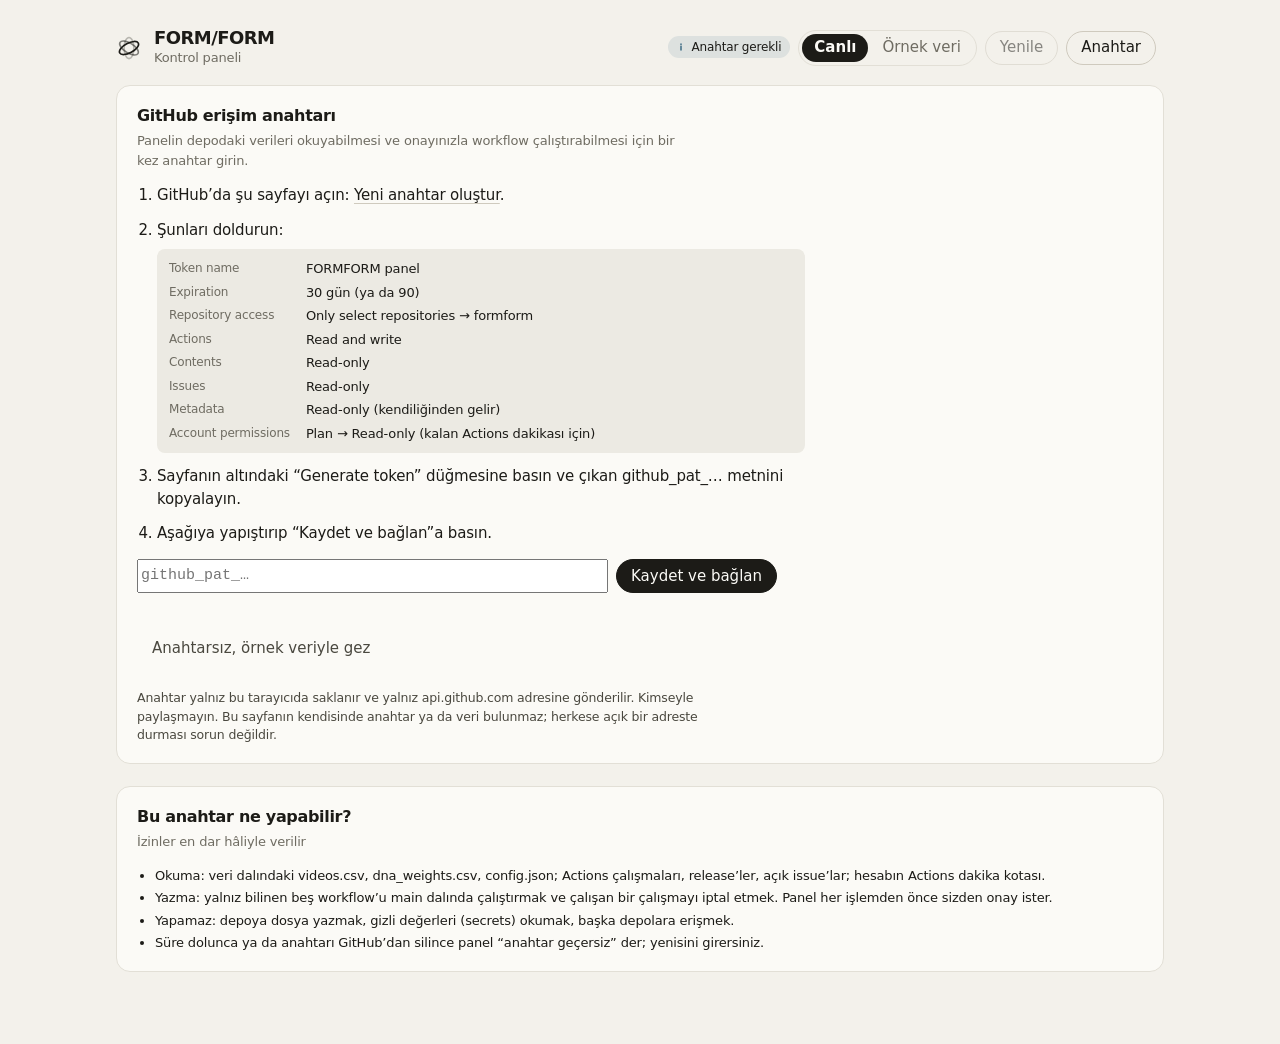
<file: dashboard/standalone/index.html>
<!doctype html>
<html lang="tr">
<head>
<meta charset="utf-8">
<meta name="viewport" content="width=device-width,initial-scale=1,viewport-fit=cover">
<meta http-equiv="Content-Security-Policy" content="default-src 'none'; script-src 'unsafe-inline'; style-src 'unsafe-inline' https://fonts.googleapis.com; font-src https://fonts.gstatic.com; connect-src https://api.github.com; img-src data:; base-uri 'none'; form-action 'none'">
<meta name="referrer" content="no-referrer">
<meta name="robots" content="noindex,nofollow">
<link rel="icon" href="data:image/svg+xml,%3Csvg xmlns='http://www.w3.org/2000/svg' viewBox='0 0 32 32'%3E%3Cellipse cx='16' cy='16' rx='13' ry='6' fill='none' stroke='%231a1916' stroke-width='2' transform='rotate(-28 16 16)'/%3E%3Cellipse cx='16' cy='16' rx='13' ry='6' fill='none' stroke='%231a1916' stroke-width='2' opacity='.35' transform='rotate(32 16 16)'/%3E%3C/svg%3E">
<title>FORM/FORM Kontrol Paneli</title>
<link rel="preconnect" href="https://fonts.googleapis.com">
<link rel="preconnect" href="https://fonts.gstatic.com" crossorigin>
<link rel="stylesheet" href="https://fonts.googleapis.com/css2?family=IBM+Plex+Mono:wght@400;500&family=Instrument+Sans:wght@400;500;600&display=swap">
<style>:root{color-scheme:light;padding-block:env(safe-area-inset-top,0px) env(safe-area-inset-bottom,0px)}body{margin:0}img{max-width:100%}[hidden]{display:none!important}</style>
<style>
/* Yerleşim aynı: üstte durum ve araçlar, yapışkan sekmeler, kart ızgarası. Önce özet, sonra ayrıntı.
   Yüzey nötr ve sıcak. Etkileşim mürekkep rengindedir. Seri ve durum renkleri yalnız grafik ve sağlıkta
   (her zaman simge ve yazıyla birlikte). Yazı tipi: Instrument Sans, kimlik ve saatlerde Plex Mono. */
:root {
  --bg: #f3f1eb; --surface: #fbfaf6; --surface-2: #eceae3; --ink: #1c1b17; --ink-2: #4a483f; --muted: #6f6c62;
  --line: #e2dfd6; --line-2: #cfcabe;
  --accent: #1c1b17; --accent-ink: #fbfaf6; --accent-soft: rgba(28, 27, 23, 0.08);
  --s1: #3d6b84; --s2: #b5683d; --s3: #3d7358; --neg: #a33d3d;
  --good: #2f6b45; --warn: #9a6708; --serious: #b56a3c; --crit: #a33d3d; --info: #3d6b84;
  --good-soft: rgba(47, 107, 69, 0.12); --warn-soft: rgba(154, 103, 8, 0.14); --crit-soft: rgba(163, 61, 61, 0.12); --info-soft: rgba(61, 107, 132, 0.12);
  --scrim: rgba(22, 21, 17, 0.42);
  --sans: 'Instrument Sans', system-ui, -apple-system, 'Segoe UI', Roboto, sans-serif;
  --mono: 'IBM Plex Mono', ui-monospace, SFMono-Regular, Menlo, Consolas, monospace;
}
@media (prefers-color-scheme: dark) {
  :root:not([data-theme="light"]) {
    --bg: #12110e; --surface: #1b1a16; --surface-2: #24231e; --ink: #f4f1e8; --ink-2: #c9c3b4; --muted: #918b7d;
    --line: #2c2b26; --line-2: #3d3b34;
    --accent: #f4f1e8; --accent-ink: #12110e; --accent-soft: rgba(244, 241, 232, 0.1);
    --s1: #8eb6cc; --s2: #e0a57c; --s3: #8fbfa6; --neg: #e08a84;
    --good: #8fbfa6; --warn: #e2c07a; --serious: #e0a57c; --crit: #e08a84; --info: #8eb6cc;
    --good-soft: rgba(143, 191, 166, 0.16); --warn-soft: rgba(226, 192, 122, 0.16); --crit-soft: rgba(224, 138, 132, 0.16); --info-soft: rgba(142, 182, 204, 0.16);
    --scrim: rgba(0, 0, 0, 0.62);
    color-scheme: dark;
  }
}
:root[data-theme="dark"] {
  --bg: #12110e; --surface: #1b1a16; --surface-2: #24231e; --ink: #f4f1e8; --ink-2: #c9c3b4; --muted: #918b7d;
  --line: #2c2b26; --line-2: #3d3b34;
  --accent: #f4f1e8; --accent-ink: #12110e; --accent-soft: rgba(244, 241, 232, 0.1);
  --s1: #8eb6cc; --s2: #e0a57c; --s3: #8fbfa6; --neg: #e08a84;
  --good: #8fbfa6; --warn: #e2c07a; --serious: #e0a57c; --crit: #e08a84; --info: #8eb6cc;
  --good-soft: rgba(143, 191, 166, 0.16); --warn-soft: rgba(226, 192, 122, 0.16); --crit-soft: rgba(224, 138, 132, 0.16); --info-soft: rgba(142, 182, 204, 0.16);
  --scrim: rgba(0, 0, 0, 0.62);
  color-scheme: dark;
}
* { box-sizing: border-box; }
body { background: var(--bg); color: var(--ink); font: 15px/1.5 var(--sans); -webkit-text-size-adjust: 100%; letter-spacing: -0.011em; }
body.noscroll { overflow: hidden; }
h1, h2, h3, h4, p, ul, ol, dl, dd, pre { margin: 0; }
h1, h2, h3 { text-wrap: balance; }
button, input, select, textarea { font: inherit; color: inherit; }
button { cursor: pointer; }
button:disabled { cursor: not-allowed; opacity: 0.5; }
:focus-visible { outline: 2px solid var(--accent); outline-offset: 2px; border-radius: 4px; }
a { color: inherit; }
.mono, code { font-family: var(--mono); font-size: 0.92em; }
.muted { color: var(--muted); }
.strong { font-weight: 600; }
.num { text-align: right; font-variant-numeric: tabular-nums; }

.app { max-width: 1120px; margin-inline: auto; padding-inline: clamp(18px, 4vw, 36px); padding-block: 28px 72px; }
.stack-y { display: flex; flex-direction: column; gap: 22px; }
.grid2 { display: grid; gap: 22px; grid-template-columns: repeat(auto-fit, minmax(min(100%, 440px), 1fr)); align-items: start; }
.wfgrid { display: grid; gap: 22px; grid-template-columns: repeat(auto-fit, minmax(min(100%, 340px), 1fr)); align-items: start; }
.kpis { display: grid; gap: 1px; grid-template-columns: repeat(auto-fit, minmax(min(100%, 160px), 1fr)); background: var(--line); border: 1px solid var(--line); border-radius: 14px; overflow: hidden; }

/* ---- üst çubuk ---- */
.top { display: flex; flex-wrap: wrap; align-items: center; justify-content: space-between; gap: 14px 24px; padding-bottom: 18px; }
.brand { display: flex; align-items: center; gap: 12px; color: var(--ink); }
.brand h1 { font-size: 18px; font-weight: 600; letter-spacing: -0.03em; color: var(--ink); line-height: 1.1; }
.brand p { font-size: 13px; color: var(--muted); }
.top-r { display: flex; flex-wrap: wrap; align-items: center; gap: 8px; }
.stamp { font-size: 12px; color: var(--muted); }
.banner { display: flex; flex-wrap: wrap; align-items: center; justify-content: space-between; gap: 10px 16px; padding: 4px 0 4px 14px; border-radius: 0; border: 0; border-left: 2px solid var(--line-2); background: transparent; margin-bottom: 14px; font-size: 13.5px; line-height: 1.45; color: var(--ink-2); }
.banner strong { color: var(--ink); font-weight: 600; }
.banner-demo { border-left-color: var(--warn); }
.banner-warn { border-left-color: var(--warn); }
.banner-info { border-left-color: var(--info); }
.tabs { position: sticky; top: env(safe-area-inset-top, 0px); z-index: 6; display: flex; gap: 4px; overflow-x: auto; background: var(--bg); border-bottom: 1px solid var(--line); margin: 4px 0 22px; scrollbar-width: none; }
.tabs button { flex: none; background: none; border: 0; border-bottom: 1.5px solid transparent; padding: 10px 12px 9px; font-weight: 500; color: var(--muted); display: inline-flex; gap: 7px; align-items: center; }
.tabs button:hover { color: var(--ink); }
.tabs button.on { color: var(--ink); border-bottom-color: var(--ink); font-weight: 600; }
.badge { min-width: 18px; height: 18px; padding: 0 5px; border-radius: 9px; background: var(--crit); color: #fff; font-size: 11px; line-height: 18px; text-align: center; font-weight: 600; }

/* ---- düğmeler ve denetimler ---- */
.btn { display: inline-flex; align-items: center; justify-content: center; gap: 6px; min-height: 34px; padding: 0 14px; border-radius: 999px; border: 1px solid var(--line-2); background: transparent; font-weight: 500; }
.btn:hover:not(:disabled) { background: var(--surface-2); }
.btn-primary { background: var(--accent); border-color: var(--accent); color: var(--accent-ink); }
.btn-primary:hover:not(:disabled) { background: var(--accent); filter: none; opacity: 0.88; }
.btn-danger { background: var(--crit); border-color: var(--crit); color: #fff; }
.btn-danger:hover:not(:disabled) { background: var(--crit); filter: none; opacity: 0.9; }
.btn-ghost { background: transparent; border-color: transparent; color: var(--ink-2); }
.btn-xs { min-height: 26px; padding: 0 9px; font-size: 12px; }
.seg { display: inline-flex; flex-wrap: wrap; max-width: 100%; padding: 3px; gap: 2px; background: transparent; border: 1px solid var(--line); border-radius: 999px; }
.seg button { min-height: 28px; padding: 0 12px; border: 0; background: none; border-radius: 999px; color: var(--muted); font-weight: 500; white-space: nowrap; }
.seg button.on { background: var(--accent); color: var(--accent-ink); font-weight: 600; box-shadow: none; }
.lnk { color: inherit; text-decoration: underline; text-underline-offset: 3px; text-decoration-color: var(--line-2); }
.lnk-s { font-size: 12px; }
input[type="text"], input[type="search"], input[type="number"], select, textarea { min-height: 34px; padding: 4px 10px; border-radius: 8px; border: 1px solid var(--line-2); background: var(--surface); width: 100%; }
textarea { font-family: var(--mono); font-size: 12px; resize: vertical; }
.filters { display: flex; flex-wrap: wrap; gap: 8px; margin-bottom: 10px; align-items: center; }
.filters input[type="search"] { flex: 1 1 200px; width: auto; }
.filters select { flex: 0 1 180px; width: auto; }
.fld { display: flex; flex-direction: column; gap: 4px; font-size: 12px; color: var(--ink-2); }
.fld.wide { grid-column: 1 / -1; }

/* ---- kart ---- */
.card { background: var(--surface); border: 1px solid var(--line); border-radius: 14px; padding: 18px 20px; min-width: 0; }
.card-h { display: flex; flex-wrap: wrap; justify-content: space-between; align-items: flex-start; gap: 10px 14px; margin-bottom: 14px; }
.card-h h2 { font-size: 16px; font-weight: 600; letter-spacing: -0.02em; }
.sub { font-size: 13px; color: var(--muted); margin-top: 3px; max-width: 68ch; }
.ctl { display: flex; flex-wrap: wrap; gap: 8px; }
.eyebrow { font-size: 13px; color: var(--muted); }
.note { font-size: 12.5px; color: var(--ink-2); margin-top: 10px; max-width: 75ch; }
.note-warn { padding: 8px 10px; border-radius: 8px; background: var(--warn-soft); }
.lead { margin-bottom: 8px; }
.calm { color: var(--ink-2); }
.sep { height: 1px; background: var(--line); margin: 14px 0; }
.empty { padding: 18px; text-align: center; color: var(--ink-2); background: var(--surface-2); border-radius: 8px; }
.empty p { color: var(--muted); font-size: 12.5px; margin-top: 4px; }
.fit { width: 100%; }

/* ---- durum kartı ve ölçüt kutuları ---- */
.status-h { display: flex; flex-wrap: wrap; justify-content: space-between; gap: 12px; align-items: flex-start; }
.headline { font-size: 30px; line-height: 1.12; font-weight: 600; letter-spacing: -0.03em; margin-top: 4px; }
.status-ok, .status-warn, .status-crit, .status-info { background: var(--surface); }
.status-ok { border-color: var(--line); box-shadow: inset 3px 0 0 var(--good); }
.status-warn { border-color: var(--line); box-shadow: inset 3px 0 0 var(--warn); }
.status-crit { border-color: var(--line); box-shadow: inset 3px 0 0 var(--crit); }
.status-info { border-color: var(--line); box-shadow: inset 3px 0 0 var(--info); }
.issues { list-style: none; padding: 0; margin-top: 14px; display: flex; flex-direction: column; gap: 10px; }
.issues li { display: flex; gap: 10px; align-items: flex-start; }
.issues p { color: var(--ink-2); font-size: 12.5px; max-width: 80ch; }
.kpi { background: var(--surface); border: 0; border-radius: 0; padding: 16px 18px; min-width: 0; display: flex; flex-direction: column; gap: 6px; }
.kpi-crit { box-shadow: inset 0 -2px 0 var(--crit); }
.kpi-l { font-size: 12px; color: var(--muted); }
.kpi-v { font-size: 26px; line-height: 1.05; font-weight: 600; letter-spacing: -0.03em; overflow-wrap: anywhere; }
.kpi-s { font-size: 12px; color: var(--ink-2); }
.kpi .meter, .kpi .spark { margin-top: 6px; }
.spark { display: block; }

.chip { display: inline-flex; align-items: center; gap: 5px; padding: 2px 9px 2px 7px; border-radius: 999px; font-size: 12px; font-weight: 500; white-space: nowrap; background: var(--surface-2); color: var(--ink); line-height: 18px; }
.chip-i { flex: none; }
.chip-ok { background: var(--good-soft); } .chip-ok .chip-i { color: var(--good); }
.chip-warn { background: var(--warn-soft); } .chip-warn .chip-i { color: #b87a00; }
.chip-crit { background: var(--crit-soft); } .chip-crit .chip-i { color: var(--crit); }
.chip-info, .chip-run { background: var(--info-soft); } .chip-info .chip-i, .chip-run .chip-i { color: var(--info); }
.chip-wait .chip-i, .chip-mute .chip-i { color: var(--muted); }
@media (prefers-color-scheme: dark) { :root:not([data-theme="light"]) .chip-warn .chip-i { color: var(--warn); } }
:root[data-theme="dark"] .chip-warn .chip-i { color: var(--warn); }

.meter { height: 8px; border-radius: 4px; background: var(--accent-soft); overflow: hidden; }
.meter-f { height: 100%; border-radius: 4px; background: var(--accent); }
.meter-good { background: var(--good-soft); } .meter-good .meter-f { background: var(--good); }
.meter-warn { background: var(--warn-soft); } .meter-warn .meter-f { background: var(--warn); }
.meter-crit { background: var(--crit-soft); } .meter-crit .meter-f { background: var(--crit); }

/* ---- listeler ve tablolar ---- */
.rows { list-style: none; padding: 0; display: flex; flex-direction: column; }
.row { display: flex; flex-wrap: wrap; justify-content: space-between; align-items: center; gap: 6px 12px; padding: 9px 0; border-top: 1px solid var(--line); }
.row:first-child { border-top: 0; }
.row-main, .row-side { display: flex; flex-wrap: wrap; align-items: center; gap: 8px; min-width: 0; }
.row-side { color: var(--ink-2); font-size: 13px; }
.key { display: inline-block; min-width: 56px; font-weight: 500; }
.tablewrap { overflow-x: auto; }
.tbl { width: 100%; border-collapse: collapse; font-size: 13px; }
.tbl th, .tbl td { padding: 8px 10px; text-align: left; border-top: 1px solid var(--line); vertical-align: middle; }
.tbl thead th { border-top: 0; border-bottom: 1px solid var(--line); font-size: 12px; letter-spacing: 0; text-transform: none; color: var(--muted); font-weight: 500; white-space: nowrap; }
.tbl th.num, .tbl td.num { text-align: right; }
.tbl tbody th { font-weight: 500; }
.vt td { white-space: nowrap; }
.vt tr.clickable { cursor: pointer; }
.vt tr.clickable:hover { background: var(--surface-2); }
.thbtn { background: none; border: 0; padding: 0; font: inherit; letter-spacing: inherit; text-transform: inherit; color: inherit; font-weight: inherit; }
th.sorted { color: var(--ink); }
.dot { display: inline-block; width: 8px; height: 8px; border-radius: 50%; margin-right: 7px; vertical-align: 1px; }
.rec td, .rec th { vertical-align: top; }
.rec td:nth-child(3) { min-width: 260px; white-space: normal; }

/* ---- grafikler ---- */
svg.chart { display: block; width: 100%; height: auto; overflow: visible; }
.ax { fill: var(--muted); font: 11px var(--sans); }
.ax.strong { fill: var(--ink-2); font-weight: 500; }
.ax.accent { fill: var(--accent); font-weight: 600; }
.dl { fill: var(--ink-2); font: 600 11px var(--mono); }
.legend { display: flex; flex-wrap: wrap; gap: 6px 16px; margin: 0 0 8px; font-size: 12px; color: var(--ink-2); }
.lg { display: inline-flex; align-items: center; gap: 6px; }
.sw { width: 10px; height: 10px; border-radius: 2px; display: inline-block; }
.sw.line { height: 2px; width: 16px; background: var(--ink-2); border-radius: 1px; }
.sw.ghost { height: 4px; width: 12px; background: var(--line-2); }
.stack { display: flex; gap: 2px; height: 14px; margin-bottom: 8px; }
.stack-s { min-width: 3px; border-radius: 3px; }
.hb { display: flex; flex-direction: column; gap: 10px; }
.hb-r { display: grid; grid-template-columns: minmax(0, 1.1fr) minmax(0, 1.4fr) auto; gap: 4px 12px; align-items: center; }
.hb-l { display: flex; flex-direction: column; min-width: 0; font-size: 13px; overflow-wrap: anywhere; }
.hb-l small { color: var(--muted); font-size: 11.5px; }
.hb-t { height: 14px; background: var(--surface-2); border-radius: 0 4px 4px 0; }
.hb-f { height: 100%; border-radius: 0 4px 4px 0; min-width: 2px; }
.hb-f.faint, .wt-f.faint { opacity: 0.45; }
.hb-v { font: 600 13px var(--mono); min-width: 44px; text-align: right; }
.odds { display: grid; gap: 22px 28px; grid-template-columns: repeat(auto-fit, minmax(min(100%, 380px), 1fr)); margin-top: 16px; }
.odds-d h3 { font-size: 13px; margin-bottom: 8px; }
.odds-d .btn { margin-top: 8px; }
.wt { margin-top: 14px; display: flex; flex-direction: column; gap: 7px; }
.wt-axis { display: grid; grid-template-columns: minmax(0, 1fr) minmax(0, 1.6fr) 74px; font-size: 11.5px; color: var(--muted); }
.wt-axis span:nth-child(1) { grid-column: 2; grid-row: 1; justify-self: start; }
.wt-axis span:nth-child(2) { display: none; }
.wt-axis span:nth-child(3) { grid-column: 2; grid-row: 1; justify-self: end; }
.wt-r { display: grid; grid-template-columns: minmax(0, 1fr) minmax(0, 1.6fr) 74px; gap: 12px; align-items: center; }
.wt-l { font-size: 13px; overflow-wrap: anywhere; }
.wt-t { position: relative; height: 14px; background: var(--surface-2); border-radius: 4px; }
.wt-mid { position: absolute; top: -3px; bottom: -3px; width: 1px; background: var(--line-2); }
.wt-f { position: absolute; top: 0; bottom: 0; }
.wt-f.up { background: var(--s1); border-radius: 0 4px 4px 0; }
.wt-f.down { background: var(--neg); border-radius: 4px 0 0 4px; }
.wt-v { display: flex; flex-direction: column; align-items: flex-end; line-height: 1.2; }
.wt-v b { font: 600 13px var(--mono); } .wt-v small { color: var(--muted); font-size: 11px; }
.runstrip { display: flex; gap: 3px; align-items: center; }
.rs { width: 8px; height: 18px; border-radius: 2px; background: var(--line-2); display: inline-block; }
.rs-ok { background: var(--good); } .rs-fail { background: var(--crit); } .rs-running { background: var(--info); } .rs-queued, .rs-cancel { background: var(--line-2); }
.tip { position: fixed; z-index: 60; pointer-events: none; max-width: 280px; padding: 8px 10px; border-radius: 8px; background: var(--ink); color: var(--bg); font-size: 12px; box-shadow: 0 6px 20px rgba(0, 0, 0, 0.25); }
.tip-t { font: 600 12px var(--mono); margin-bottom: 3px; overflow-wrap: anywhere; }
.tip-l { opacity: 0.8; margin-top: 3px; }
.tip-r { display: flex; justify-content: space-between; gap: 14px; }
.tip-r b { font-weight: 600; order: 2; } .tip-r span { opacity: 0.75; order: 1; }

/* ---- öğrenme ---- */
.miles { list-style: none; padding: 0; margin-top: 14px; display: flex; flex-direction: column; gap: 12px; }
.miles li { display: flex; gap: 12px; align-items: flex-start; }
.miles li .chip { flex: none; min-width: 96px; justify-content: center; }
.miles p { color: var(--ink-2); font-size: 12.5px; }
.elite { list-style: none; padding: 0; display: flex; flex-direction: column; gap: 4px; counter-reset: e; }
.elite li { padding: 10px; border-radius: 8px; cursor: pointer; border: 1px solid var(--line); }
.elite li:hover { background: var(--surface-2); }
.elite-h { display: flex; flex-wrap: wrap; gap: 4px 12px; align-items: baseline; }
.elite-h b { font-size: 16px; }
.calc { display: grid; gap: 18px 24px; grid-template-columns: repeat(auto-fit, minmax(min(100%, 280px), 1fr)); align-items: start; }
.calc-in { display: grid; gap: 10px; grid-template-columns: repeat(2, minmax(0, 1fr)); }
.scorebig { display: flex; align-items: baseline; gap: 10px; margin-bottom: 10px; }
.scorebig b { font-size: 34px; line-height: 1; letter-spacing: -0.02em; }

/* ---- akış ---- */
.wf-d { color: var(--ink-2); font-size: 13px; margin-bottom: 10px; max-width: 60ch; }
.kvs { display: grid; gap: 8px 16px; grid-template-columns: repeat(auto-fill, minmax(150px, 1fr)); }
.kvs.one { grid-template-columns: 1fr; gap: 6px; }
.kvs.one .kv { display: flex; justify-content: space-between; gap: 12px; border-top: 1px solid var(--line); padding-top: 6px; }
.kvs.one .kv:first-child { border-top: 0; padding-top: 0; }
.kv dt { font-size: 12px; color: var(--muted); }
.kv dd { font-weight: 500; overflow-wrap: anywhere; }
.kvs.one .kv dd { text-align: right; }
.wf-f { display: flex; flex-wrap: wrap; gap: 10px 14px; align-items: center; margin-top: 14px; padding-top: 12px; border-top: 1px solid var(--line); }
.wf-links { display: inline-flex; gap: 10px; align-items: center; margin-left: auto; font-size: 12px; }

/* ---- sağlık ---- */
.checks { list-style: none; padding: 0; display: flex; flex-direction: column; }
.check { display: flex; gap: 12px; padding: 12px 0; border-top: 1px solid var(--line); align-items: flex-start; }
.check:first-child { border-top: 0; padding-top: 0; }
.check .chip { flex: none; min-width: 84px; justify-content: center; }
.check-b p { font-size: 12.5px; margin-top: 2px; }
.hint { color: var(--ink); }
.links { display: flex; flex-wrap: wrap; gap: 4px 14px; margin-top: 6px; font-size: 12.5px; }
.links.big { gap: 8px 22px; font-size: 14px; }

/* ---- kontrol ---- */
.notice { padding: 14px 16px; }
.notice-warn { background: var(--warn-soft); border-color: transparent; }
.notice-info { background: var(--info-soft); border-color: transparent; }
.notice p { margin-top: 4px; color: var(--ink-2); }
.act { display: flex; flex-direction: column; gap: 10px; }
.pre { list-style: none; padding: 0; display: flex; flex-direction: column; gap: 6px; }
.pre li { display: flex; gap: 8px; align-items: flex-start; font-size: 12.5px; }
.pre li .chip { flex: none; }
.btns { display: flex; flex-wrap: wrap; gap: 8px; align-items: center; }
.confirm { display: flex; flex-direction: column; gap: 10px; padding: 14px; border-radius: 8px; background: var(--surface-2); }
.confirm h4 { font-size: 13px; color: var(--muted); }
.effects { padding-left: 18px; display: flex; flex-direction: column; gap: 3px; font-size: 13px; }
.tog { display: flex; gap: 10px; align-items: flex-start; }
.tog input { margin-top: 3px; width: 16px; height: 16px; accent-color: var(--accent); }
.tog small { display: block; color: var(--muted); font-size: 12px; }
.danger { padding: 12px; border-radius: 8px; border: 1px solid var(--crit); background: var(--crit-soft); display: flex; flex-direction: column; gap: 6px; }
.danger input { max-width: 220px; font-family: var(--mono); letter-spacing: 0.1em; }
.sent { display: flex; flex-wrap: wrap; gap: 8px 12px; align-items: center; }
.errbox { padding: 10px 12px; border-radius: 8px; background: var(--warn-soft); }
.errbox.pre-crit { background: var(--crit-soft); }
.errbox p { margin-top: 4px; font-size: 12.5px; }
.speccheck { min-height: 20px; }

/* ---- bağımsız sürüm: anahtar kurulumu ---- */
.setup { display: flex; flex-direction: column; gap: 14px; }
.setup-steps { padding-left: 20px; display: flex; flex-direction: column; gap: 12px; max-width: 70ch; }
.perms { display: grid; gap: 4px 16px; grid-template-columns: max-content minmax(0, 1fr); margin-top: 8px; padding: 10px 12px; background: var(--surface-2); border-radius: 8px; font-size: 13px; }
.perms .kv { display: contents; }
.perms dt { color: var(--muted); }
.perms dd { font-weight: 500; overflow-wrap: anywhere; }
.tokrow { display: flex; flex-wrap: wrap; gap: 8px; max-width: 640px; }
.tokrow input { flex: 1 1 260px; width: auto; font-family: var(--mono); }

/* ---- ayrıntı paneli ---- */
.drawer { position: fixed; inset: 0; z-index: 40; display: flex; justify-content: flex-end; }
.scrim { position: absolute; inset: 0; background: var(--scrim); }
.panel { position: relative; width: min(540px, 100%); height: 100%; overflow-y: auto; background: var(--surface); border-left: 1px solid var(--line-2); display: flex; flex-direction: column; }
.panel-h { position: sticky; top: 0; z-index: 1; display: flex; justify-content: space-between; align-items: center; gap: 12px; padding: 16px 18px; background: var(--surface); border-bottom: 1px solid var(--line); }
.panel-h h2 { font-size: 16px; overflow-wrap: anywhere; }
.panel-b { padding: 16px 18px 32px; display: flex; flex-direction: column; gap: 18px; }
.chips { display: flex; flex-wrap: wrap; gap: 6px; list-style: none; padding: 0; }
.block h3 { font-size: 13px; color: var(--muted); margin-bottom: 8px; }
.block h4 { font-size: 12.5px; margin: 12px 0 6px; color: var(--ink-2); }
.steps { list-style: none; padding: 0; display: flex; flex-direction: column; gap: 10px; }
.step { display: flex; flex-wrap: wrap; justify-content: space-between; gap: 4px 10px; align-items: center; }
.step small { flex-basis: 100%; color: var(--muted); }
.ordered { flex-direction: column; gap: 4px; }
.ordered li { display: flex; gap: 8px; align-items: baseline; font-size: 13px; }
.ordered b { flex: none; width: 20px; height: 20px; border-radius: 50%; background: var(--surface-2); color: var(--ink-2); text-align: center; font-size: 11px; line-height: 20px; }
.plain { padding-left: 22px; display: flex; flex-direction: column; gap: 4px; font-size: 13px; }
.caption { white-space: pre-wrap; font: 12.5px/1.5 var(--sans); background: var(--surface-2); padding: 10px 12px; border-radius: 8px; overflow-wrap: anywhere; }
.idrow { display: flex; flex-wrap: wrap; gap: 8px 12px; align-items: center; margin-bottom: 8px; }

@media (max-width: 600px) {
  .headline { font-size: 24px; }
  .hb-r { grid-template-columns: minmax(0, 1fr) auto; }
  .hb-t { grid-column: 1 / -1; order: 3; }
  .wt-r, .wt-axis { grid-template-columns: minmax(0, 1fr) 64px; }
  .wt-t { grid-column: 1 / -1; order: 3; }
  .wt-axis { display: none; }
  .calc-in { grid-template-columns: 1fr 1fr; }
  .wf-links { margin-left: 0; }
}
@media (prefers-reduced-motion: no-preference) {
  .meter-f, .hb-f { transition: width 0.3s ease; }
}
@media (forced-colors: active) {
  .chip, .btn, .card, .kpi { border: 1px solid CanvasText; }
  .hb-f, .wt-f, .stack-s { forced-color-adjust: none; }
}
</style>
</head>
<body>
<div class="app">
  <header class="top">
    <div class="brand">
      <svg class="mark" viewBox="0 0 32 32" width="26" height="26" aria-hidden="true">
        <ellipse cx="16" cy="16" rx="13" ry="6" fill="none" stroke="currentColor" stroke-width="2" transform="rotate(-28 16 16)"/>
        <ellipse cx="16" cy="16" rx="13" ry="6" fill="none" stroke="currentColor" stroke-width="2" opacity=".55" transform="rotate(32 16 16)"/>
        <ellipse cx="16" cy="16" rx="13" ry="6" fill="none" stroke="currentColor" stroke-width="2" opacity=".28" transform="rotate(90 16 16)"/>
      </svg>
      <div><h1>FORM/FORM</h1><p>Kontrol paneli</p></div>
    </div>
    <div class="top-r">
      <div id="statusPill" role="status" aria-live="polite"></div>
      <div id="modeSeg" class="seg" role="group" aria-label="Veri kaynağı"></div>
      <button id="refreshBtn" class="btn" type="button">Yenile</button>
      <button id="keyBtn" class="btn" type="button" hidden>Anahtar</button>
      <span id="stamp" class="stamp"></span>
    </div>
  </header>
  <div id="banner" class="banner" hidden></div>
  <nav id="tabs" class="tabs" role="tablist" aria-label="Bölümler"></nav>
  <main id="main" role="tabpanel" tabindex="-1"></main>
  <div id="drawer" class="drawer" hidden></div>
  <div id="tip" class="tip" role="tooltip" hidden></div>
</div>
<script>
/* Aşağıdaki satırlar build.py tarafından library.py ve evolve.py kaynaklarından yazılır. */
var LIB = {"structure": ["central ring", "folded mass", "radial bloom", "spiral form", "floating core", "asymmetric loop", "layered vortex", "folded ribbon core"], "palette": ["crimson-magenta", "graphite-silver", "violet-pink", "amber-black", "blue-graphite", "scarlet-burgundy"], "motion": ["slow, deliberate and hypnotic", "fluid with gradually increasing intensity", "elegant and continuously evolving", "calm at first, then increasingly complex", "precise, smooth and dreamlike", "controlled but progressively more energetic"], "lighting": ["soft directional studio lighting with deep shadows", "subtle rim lighting emphasizing translucent edges", "controlled cinematic lighting with bright internal highlights", "dark editorial lighting with gentle reflective highlights", "minimal high-contrast lighting emphasizing surface depth"], "format": ["seamless_8s", "seamless_15s", "seamless_30s"], "material": ["smooth liquid glass", "translucent flowing silk-like surfaces", "glossy molten surfaces", "soft translucent crystalline sheets", "luminous ribbon-like surfaces", "smoky transparent layers", "polished reflective fluid", "fine glowing threads", "thin translucent folded planes", "dense glossy sculptural surfaces", "semi-transparent layered glass", "soft reflective curved sheets"], "transformation": ["stretch outward into long curved layers", "fold inward toward the central opening", "split into several thin connected flowing ribbons", "spiral tightly around the central axis", "expand radially into broad translucent sheets", "compress into a dense sculptural core", "fragment into controlled floating planes while remaining visually connected", "liquefy into smooth flowing curves", "unfurl into layered ribbon structures", "twist into increasingly complex overlapping folds", "open gradually into a wider radial configuration", "collapse into narrow luminous strands", "bend into a flowing asymmetric configuration", "transform from smooth surfaces into angular crystalline structures", "stretch vertically before curling back toward the center", "separate into layered sheets that slide through one another"], "hook": ["A form without a final state.", "Nothing remains in one form for long.", "Form exists only while changing.", "One state becoming another.", "A temporary geometry.", "Movement without destination.", "A structure passing through itself.", "Between one form and the next.", "No stable state.", "Transformation as structure.", "Every form is temporary.", "A shape becoming its next condition.", "Light remembering a shape.", "The shape is the motion.", "Nothing here stays still.", "A form, unfinished.", "Quiet geometry in motion.", "Where one shape ends, another begins.", "Held for a moment, then released.", "The space between two forms.", "It never settles.", "A slow unfolding.", "Structure as a kind of weather.", "Everything is passing through.", "A shape that keeps leaving itself.", "Drawn in light, undone in light.", "This form will not last.", "Almost a shape.", "A loop with no beginning.", "Continuity without a center.", "Repetition, never the same twice.", "Slowly becoming something else.", "An object made of change.", "The shape of a pause.", "Light finding a structure.", "Always arriving, never arrived.", "Gravity, imagined.", "A study in staying unfinished.", "Soft geometry, endlessly.", "Turning without turning back.", "Form as a verb.", "Depth made of light.", "Moving toward nothing in particular.", "A thing that cannot be held.", "Patterns thinking out loud.", "The shape listens.", "Slow light, folded.", "Open, close, open."], "sound": ["deep drone", "glass harmonics", "airy pad", "sub pulse", "metal shimmer"]};
var FORMATS = [{"name": "seamless_8s", "duration": 8, "fps": 30, "transformations": 4}, {"name": "seamless_15s", "duration": 15, "fps": 30, "transformations": 7}, {"name": "seamless_30s", "duration": 30, "fps": 24, "transformations": 10}];
var STANDALONE = true;
/* FORM/FORM yönetim paneli: saf mantık, DOM yok.
 *
 * ops/scoring.py, ops/report.py ve ops/evolve.py ile aynı sonuçları verir. Eşitlik ops/tests/test_dashboard.py
 * içinde Node ile sınanır: burada bir sayı ya da formül değişirse Python tarafı da değişmeli, yoksa test kırılır.
 * Panelin gösterdiği her sayı buradan gelir, sayfa kodu (app.js) hesap yapmaz. */
var FF = (function () {
  'use strict';

  var MIN = 60000, HOUR = 3600000, DAY = 86400000;
  var TZ = 'Europe/Berlin';

  // Kalıcı kurallar (README.md). Değerler Python sabitleriyle testte karşılaştırılır.
  var C = {
    MIN_WEIGHT: 0.6, MAX_WEIGHT: 1.8, PRIOR_STRENGTH: 5, TREND_WINDOW: 12, TREND_MIN: 3,
    EXPLORATION_RATE: 0.30, ELITE_RATE: 0.50, ELITE_POOL: 5, MIN_SCORED_FOR_ELITES: 4,
    GENE_MUTATION: 0.25, LIST_MUTATION: 0.35,
    EXPECTED_POSTS_7D: 14, POST_STALE_H: 36, PENDING_72H_H: 80, MIN_PER_BUCKET: 8, MIN_SAMPLES_LEARNED: 3,
    DELAY_OK_MS: 20 * MIN, DELAY_BAD_MS: 90 * MIN, SLOT_GRACE_MS: 2 * HOUR,
    TOKEN_LIFETIME_DAYS: 60
  };

  // Workflow'lar. Ad, zaman aşımı ve elle girdiler .github/workflows ile, cron ifadeleri ops/schedule.py takvimiyle
  // testte karşılaştırılır. render, publish ve learn'in GitHub'da kendi zamanlayıcısı yoktur (saat başlatır, kaçanı
  // nöbetçi başlatır): onların cron'u yalnız takvimdir, yuvalar ve "sıradaki tur" bundan hesaplanır.
  // seasons: cron UTC’dir, offset o cron’un yazıldığı Berlin ofseti (2 yaz, 1 kış). null: ofsete bağlı değil.
  // cron alanı yaz (UTC+2) ifadesidir; describeCron bunu Berlin duvar saatine çevirir. İki ifade de aynı duvar saatidir.
  var WORKFLOWS = [
    { key: 'render', name: 'FORMFORM render', file: 'render.yml', cron: '30 4,16 * * *', timeout: 45, inputs: ['spec', 'clock', 'watch'],
      seasons: [{ cron: '30 4,16 * * *', offset: 2 }, { cron: '30 5,17 * * *', offset: 1 }],
      short: 'Tarif ve video', does: 'Evrim motoru yeni tarif üretir, video çizilir, doğrulanır, release olarak bırakılır.' },
    { key: 'publish', name: 'FORMFORM publish', file: 'publish.yml', cron: '45 5,17 * * *', timeout: 30, inputs: ['dry_run', 'clock', 'watch'],
      seasons: [{ cron: '45 5,17 * * *', offset: 2 }, { cron: '45 6,18 * * *', offset: 1 }],
      short: 'Instagram yayını', does: 'Hazır render üstlenilir, Cloudinary’ye yüklenir, Instagram’da Reel olarak paylaşılır, kayıt yazılır.' },
    { key: 'learn', name: 'FORMFORM learn', file: 'learn.yml', cron: '5 */3 * * *', timeout: 20, inputs: ['clock', 'watch'],
      seasons: [{ cron: '5 */3 * * *', offset: null }],
      short: 'Ölçüm ve öğrenme', does: '24 ve 72 saatlik ölçümleri çeker, performans skorunu ve DNA ağırlıklarını günceller.' },
    { key: 'token', name: 'FORMFORM token', file: 'token.yml', cron: '7 3 1,15 * *', timeout: 10, inputs: ['clock'],
      seasons: [{ cron: '7 3 1,15 * *', offset: 2 }, { cron: '7 4 1,15 * *', offset: 1 }],
      short: 'Jeton yenileme', does: 'Instagram jetonunu yeniler, şifreleyip veri dalına yazar.' },
    { key: 'report', name: 'FORMFORM report', file: 'report.yml', cron: '17 7 * * 1', timeout: 10, inputs: ['bildirim_denemesi', 'clock'],
      seasons: [{ cron: '17 7 * * 1', offset: 2 }, { cron: '17 8 * * 1', offset: 1 }],
      short: 'Haftalık özet', does: 'Haftalık özeti GitHub issue olarak açar (e-posta gelir), sonra kapatır.' }
  ];

  // ------------------------------------------------------------------ sayı ve metin yardımcıları
  function num(v) {                       // Python tarafındaki jsnum.num ile aynı: boş metin 0, geçersiz NaN
    if (v == null) return NaN;
    if (typeof v === 'boolean') return v ? 1 : 0;
    if (typeof v === 'number') return v;
    var t = String(v).trim();
    return t === '' ? 0 : Number(t);
  }
  function numOr0(v) { var n = num(v); return (isNaN(n) || n === 0) ? 0 : n; }
  function blank(v) { return v == null || String(v).trim() === ''; }
  function finite(x) { return typeof x === 'number' && isFinite(x); }
  function isNum(v) { return !blank(v) && finite(num(v)); }
  function jsRound(x) { return Math.floor(x + 0.5); }
  function mean(a) { if (!a.length) return NaN; var s = 0; for (var i = 0; i < a.length; i++) s += a[i]; return s / a.length; }
  function median(a) {
    if (!a.length) return NaN;
    var s = a.slice().sort(function (x, y) { return x - y; }), m = Math.floor(s.length / 2);
    return s.length % 2 ? s[m] : (s[m - 1] + s[m]) / 2;
  }
  function parseTimeMs(t) {
    var s = String(t == null ? '' : t).trim();
    if (!s) return NaN;
    if (/^\d{4}-\d{2}-\d{2}T[\d:.]+$/.test(s)) s += 'Z';         // saat dilimi yoksa UTC (Python tarafıyla aynı)
    return Date.parse(s);
  }
  function startsTest(id) { return String(id == null ? '' : id).indexOf('TEST_') === 0; }

  // ------------------------------------------------------------------ CSV
  function parseCSV(text) {
    var s = String(text == null ? '' : text), rows = [], row = [], field = '', q = false, i, c;
    if (s.charCodeAt(0) === 0xFEFF) s = s.slice(1);
    for (i = 0; i < s.length; i++) {
      c = s.charAt(i);
      if (q) {
        if (c === '"') { if (s.charAt(i + 1) === '"') { field += '"'; i++; } else q = false; }
        else field += c;
      } else if (c === '"') q = true;
      else if (c === ',') { row.push(field); field = ''; }
      else if (c === '\n') { row.push(field); rows.push(row); row = []; field = ''; }
      else if (c !== '\r') field += c;
    }
    if (field !== '' || row.length) { row.push(field); rows.push(row); }
    if (!rows.length) return [];
    var head = rows[0];
    return rows.slice(1).filter(function (r) { return !(r.length === 1 && r[0] === ''); }).map(function (r) {
      var o = {};
      head.forEach(function (h, k) { o[h] = r[k] === undefined ? '' : r[k]; });
      return o;
    });
  }

  // ------------------------------------------------------------------ performans skoru (ops/scoring.py)
  function scoreParts(row) {
    var views = numOr0(row.views_72h), likes = numOr0(row.likes), comments = numOr0(row.comments),
        shares = numOr0(row.shares), saves = numOr0(row.saves);
    var reach = Math.min(100, 25 * Math.log10(views + 1));
    var points = likes + comments * 3 + shares * 4 + saves * 4;
    var rate = views > 0 ? points / views : 0;
    var engagement = Math.min(100, rate * 500);
    var confidence = Math.min(1, views / 100);
    var adjusted = engagement * confidence;
    var m = /(\d+)s$/.exec(String(row.loop_strategy == null ? '' : row.loop_strategy));
    var duration = m ? parseFloat(m[1]) : 0;
    var avgWatch = num(row.avg_watch_time);
    var hasWatch = duration > 0 && finite(avgWatch) && avgWatch > 0;
    var ratioScore = hasWatch ? Math.min(100, (avgWatch / duration) * 80) : 0;
    var absoluteScore = hasWatch ? Math.min(100, (avgWatch / 12) * 100) : 0;
    var retention = (0.5 * ratioScore + 0.5 * absoluteScore) * confidence;
    var w = hasWatch ? [0.45, 0.30, 0.25] : [0.65, 0.35, 0];
    var score = reach * w[0] + adjusted * w[1] + retention * w[2];
    return {
      views: views, likes: likes, comments: comments, shares: shares, saves: saves, points: points, rate: rate,
      reach: reach, engagement: engagement, confidence: confidence, adjusted: adjusted, retention: retention,
      ratioScore: ratioScore, absoluteScore: absoluteScore, duration: duration, avgWatch: avgWatch,
      hasWatch: hasWatch, weights: w, score: jsRound(score * 100) / 100
    };
  }
  function performanceScore(row) { return scoreParts(row).score; }

  // ------------------------------------------------------------------ DNA ağırlıkları (ops/scoring.py)
  var SINGLE = [['structure', 'structure'], ['palette', 'palette'], ['motion_quality', 'motion'],
                ['lighting', 'lighting'], ['loop_strategy', 'format']];
  var LISTS = [['materials', 'material'], ['transformations', 'transformation']];
  var DIMENSIONS = ['structure', 'palette', 'motion', 'lighting', 'format', 'material', 'transformation', 'hook', 'sound', 'tag'];
  var DIM_NAMES = { structure: 'Yapı', palette: 'Palet', motion: 'Hareket', lighting: 'Işık', format: 'Süre',
                    material: 'Malzeme', transformation: 'Dönüşüm', hook: 'Açılış cümlesi', sound: 'Ses', tag: 'Hashtag' };

  function genesOf(row) {
    var seen = {}, genes = [];
    function add(dimension, value) {
      var clean = String(value == null ? '' : value).trim(), key = dimension + '::' + clean;
      if (clean === '' || seen[key]) return;
      seen[key] = true;
      genes.push([dimension, clean]);
    }
    SINGLE.forEach(function (p) { add(p[1], row[p[0]]); });
    LISTS.forEach(function (p) {
      String(row[p[0]] == null ? '' : row[p[0]]).split(', ').forEach(function (part) { add(p[1], part); });
    });
    add('hook', String(row.caption == null ? '' : row.caption).split('\n')[0]);
    add('sound', row.sound);
    captionTags(row.caption).forEach(function (tag) { add('tag', tag); });
    return genes;
  }

  function orderedScored(rows) {         // TEST_ elenir, skoru sayı olanlar, yayın zamanına göre (zamansızlar sona)
    var valid = [];
    rows.forEach(function (r) {
      if (startsTest(r.video_id)) return;
      var sc = r.performance_score;
      if (sc == null || String(sc).trim() === '' || !finite(num(sc))) return;
      valid.push(r);
    });
    var idx = valid.map(function (r, i) {
      var t = parseTimeMs(r.published_at);
      return { t: isNaN(t) ? Infinity : t, i: i, r: r };
    });
    idx.sort(function (a, b) { return a.t < b.t ? -1 : (a.t > b.t ? 1 : a.i - b.i); });
    return idx.map(function (e) { return e.r; });
  }

  function trendRelative(ordered) {      // skoru önceki TREND_WINDOW videonun ortalamasına oranlar
    var raw = ordered.map(function (r) { return num(r.performance_score); });
    var globalAverage = mean(raw);
    var rel = raw.map(function (s, i) {
      var prev = raw.slice(Math.max(0, i - C.TREND_WINDOW), i);
      var base = prev.length >= C.TREND_MIN ? mean(prev) : globalAverage;
      return s / Math.max(base, 1);
    });
    return { raw: raw, rel: rel, globalAverage: globalAverage, globalRelative: mean(rel) };
  }

  function dnaWeights(rows, updatedAt) {
    var ordered = orderedScored(rows);
    if (!ordered.length) return [];
    var t = trendRelative(ordered), groups = {}, order = [];
    ordered.forEach(function (row, i) {
      genesOf(row).forEach(function (g) {
        var key = g[0] + '::' + g[1];
        if (!groups[key]) { groups[key] = { key: key, dimension: g[0], value: g[1], scores: [], relatives: [] }; order.push(key); }
        groups[key].scores.push(t.raw[i]);
        groups[key].relatives.push(t.rel[i]);
      });
    });
    return order.map(function (k) {
      var g = groups[k], n = g.scores.length;
      var adjusted = (n * mean(g.relatives) + C.PRIOR_STRENGTH * t.globalRelative) / (n + C.PRIOR_STRENGTH);
      var weight = t.globalRelative > 0 ? adjusted / t.globalRelative : 1.0;
      weight = Math.max(C.MIN_WEIGHT, Math.min(C.MAX_WEIGHT, weight));
      return { key: g.key, dimension: g.dimension, value: g.value,
               avg_score: jsRound(mean(g.scores) * 10) / 10, sample_count: n,
               weight: jsRound(weight * 1000) / 1000, updated_at: updatedAt || '' };
    });
  }

  // ------------------------------------------------------------------ ölçüm takvimi (ops/scoring.find_due)
  function measurement(row, nowMs) {
    var pub = parseTimeMs(row.published_at);
    var o = { pubMs: pub, ageH: isNaN(pub) ? NaN : (nowMs - pub) / HOUR, due24: pub + 24 * HOUR, due72: pub + 72 * HOUR };
    o.has24 = !blank(row.views_24h);
    o.has72 = !blank(row.views_72h);
    o.scored = !blank(row.performance_score);
    function st(has, due) { return has ? 'ok' : (nowMs < due ? 'wait' : (nowMs - due > 6 * HOUR ? 'late' : 'due')); }
    o.state24 = st(o.has24, o.due24);
    o.state72 = st(o.has72, o.due72);
    return o;
  }
  function findDue(rows, nowMs) {         // Python find_due ile aynı: 72h önce, sonra 24h
    var out = [];
    rows.forEach(function (row) {
      if (startsTest(row.video_id) || !row.instagram_id || !row.published_at) return;
      var pub = parseTimeMs(row.published_at);
      if (isNaN(pub)) return;
      var age = (nowMs - pub) / HOUR;
      if (age >= 72 && blank(row.views_72h)) { out.push({ video_id: row.video_id, snapshot_window: '72h' }); return; }
      if (age >= 24 && blank(row.views_24h)) out.push({ video_id: row.video_id, snapshot_window: '24h' });
    });
    return out;
  }

  // ------------------------------------------------------------------ saat ve süre biçimleri (Berlin)
  var _partsFmt = null;
  function istParts(ms) {
    if (!_partsFmt) _partsFmt = new Intl.DateTimeFormat('en-GB', { timeZone: TZ, hourCycle: 'h23', year: 'numeric',
      month: '2-digit', day: '2-digit', hour: '2-digit', minute: '2-digit', weekday: 'short' });
    var o = {};
    _partsFmt.formatToParts(new Date(ms)).forEach(function (p) { o[p.type] = p.value; });
    return o;
  }
  function istHour(ms) { return Number(istParts(ms).hour); }
  var TR_DAYS = { Mon: 'Pzt', Tue: 'Sal', Wed: 'Çar', Thu: 'Per', Fri: 'Cum', Sat: 'Cmt', Sun: 'Paz' };
  function fmtIst(ms) {
    if (!finite(ms)) return '–';
    var p = istParts(ms);
    return p.day + '.' + p.month + '.' + p.year + ' ' + p.hour + ':' + p.minute;
  }
  function fmtIstShort(ms) {
    if (!finite(ms)) return '–';
    var p = istParts(ms);
    return TR_DAYS[p.weekday] + ' ' + p.day + '.' + p.month + ' ' + p.hour + ':' + p.minute;
  }
  function fmtClock(ms) { var p = istParts(ms); return p.hour + ':' + p.minute; }
  function fmtDur(ms) {                    // 5 dk, 2 sa 10 dk, 3 gün 4 sa
    ms = Math.abs(ms);
    var m = Math.round(ms / MIN);
    if (m < 1) return '1 dakikadan az';
    if (m < 60) return m + ' dk';
    var h = Math.floor(m / 60), rm = m % 60;
    if (h < 24) return h + ' sa' + (rm ? ' ' + rm + ' dk' : '');
    var d = Math.floor(h / 24), rh = h % 24;
    return d + ' gün' + (rh ? ' ' + rh + ' sa' : '');
  }
  function fmtRel(ms, nowMs) {
    if (!finite(ms)) return '–';
    var d = ms - nowMs;
    if (Math.abs(d) < MIN) return 'şimdi';
    return fmtDur(d) + (d < 0 ? ' önce' : ' sonra');
  }
  function fmtNum(n, digits) {
    if (!finite(n)) return '–';
    return new Intl.NumberFormat('tr-TR', { maximumFractionDigits: digits == null ? 0 : digits,
      minimumFractionDigits: 0 }).format(n);
  }
  function fmtCompact(n) {
    if (!finite(n)) return '–';
    if (Math.abs(n) >= 10000) return fmtNum(n / 1000, 1) + ' B';
    return fmtNum(n, 0);
  }

  // ------------------------------------------------------------------ cron (UTC, GitHub Actions)
  function cronField(f, lo, hi) {
    var set = {};
    String(f).split(',').forEach(function (part) {
      var range = part, step = 1, sp = part.split('/');
      if (sp.length === 2) { range = sp[0]; step = parseInt(sp[1], 10); }
      var a, b;
      if (range === '*') { a = lo; b = hi; }
      else if (range.indexOf('-') >= 0) { var r = range.split('-'); a = +r[0]; b = +r[1]; }
      else { a = +range; b = sp.length === 2 ? hi : a; }
      for (var v = a; v <= b; v += step) set[v] = true;
    });
    return { set: set, star: String(f).charAt(0) === '*' };
  }
  function parseCron(expr) {
    var p = String(expr).trim().split(/\s+/);
    if (p.length !== 5) throw new Error('cron beş alanlı olmalı: ' + expr);
    var dow = cronField(p[4], 0, 7);
    if (dow.set[7]) dow.set[0] = true;
    return { min: cronField(p[0], 0, 59), hour: cronField(p[1], 0, 23), dom: cronField(p[2], 1, 31),
             mon: cronField(p[3], 1, 12), dow: dow, raw: expr };
  }
  function cronMatch(spec, d) {
    if (!spec.min.set[d.getUTCMinutes()] || !spec.hour.set[d.getUTCHours()] || !spec.mon.set[d.getUTCMonth() + 1]) return false;
    var domOk = !!spec.dom.set[d.getUTCDate()], dowOk = !!spec.dow.set[d.getUTCDay()];
    if (!spec.dom.star && !spec.dow.star) return domOk || dowOk;       // POSIX: ikisi de kısıtlıysa VEYA
    return domOk && dowOk;
  }
  function slotsBetween(cron, fromMs, toMs) {          // fromMs ≤ slot < toMs
    var spec = parseCron(cron), out = [], t = Math.ceil(fromMs / MIN) * MIN;
    for (; t < toMs; t += MIN) if (cronMatch(spec, new Date(t))) out.push(t);
    return out;
  }
  function nextRuns(cron, fromMs, count) {
    var spec = parseCron(cron), out = [], t = (Math.floor(fromMs / MIN) + 1) * MIN, limit = fromMs + 70 * DAY;
    for (; t < limit && out.length < count; t += MIN) if (cronMatch(spec, new Date(t))) out.push(t);
    return out;
  }
  var CRON_OFFSET = {};
  WORKFLOWS.forEach(function (w) { (w.seasons || []).forEach(function (s) { if (s.offset != null) CRON_OFFSET[s.cron] = s.offset; }); });
  function offsetHours(ms) {
    var name = '';
    new Intl.DateTimeFormat('en-US', { timeZone: TZ, timeZoneName: 'shortOffset', hour: 'numeric' })
      .formatToParts(new Date(ms)).forEach(function (p) { if (p.type === 'timeZoneName') name = p.value; });
    var m = /(?:GMT|UTC)([+-])(\d{1,2})/.exec(name);
    if (!m) throw new Error('saat dilimi ofseti okunamadı: ' + name);
    return (m[1] === '-' ? -1 : 1) * Number(m[2]);
  }
  function seasonsOf(w) { return (w && w.seasons) || [{ cron: w.cron, offset: null }]; }
  function expectedSlots(w, fromMs, toMs) {
    var out = [];
    seasonsOf(w).forEach(function (s) {
      slotsBetween(s.cron, fromMs, toMs).forEach(function (t) {
        if (s.offset == null || offsetHours(t) === s.offset) out.push(t);
      });
    });
    out.sort(function (a, b) { return a - b; });
    return out;
  }
  function nextActive(w, fromMs, count) {
    var pool = [];
    seasonsOf(w).forEach(function (s) {
      nextRuns(s.cron, fromMs, count + 4).forEach(function (t) {
        if (s.offset == null || offsetHours(t) === s.offset) pool.push(t);
      });
    });
    pool.sort(function (a, b) { return a - b; });
    var out = [];
    pool.forEach(function (t) { if (!out.length || out[out.length - 1] !== t) out.push(t); });
    return out.slice(0, count);
  }
  function localDayStart(ms) {
    var off = offsetHours(ms) * HOUR;
    var start = Math.floor((ms + off) / DAY) * DAY - off;
    var off2 = offsetHours(start) * HOUR;
    if (off2 !== off) start = Math.floor((ms + off) / DAY) * DAY - off2;
    return start;
  }
  function localMidnights(fromMs, untilMs) {
    var t = localDayStart(fromMs);
    if (t < fromMs) t = localDayStart(t + 30 * HOUR);
    var out = [];
    while (t < untilMs) {
      out.push(t);
      var n = localDayStart(t + 30 * HOUR);
      if (n <= t) break;
      t = n;
    }
    return out;
  }
  function clockMarks(w, nowMs) {
    var offNow = offsetHours(nowMs), chosen = null, seasons = seasonsOf(w);
    for (var i = 0; i < seasons.length; i++) {
      if (seasons[i].offset == null || seasons[i].offset === offNow) { chosen = seasons[i]; break; }
    }
    if (!chosen) chosen = seasons[0];
    var useOff = chosen.offset == null ? offNow : chosen.offset;
    var spec = parseCron(chosen.cron), mins = Object.keys(spec.min.set).map(Number)[0];
    var mm = function (m) { return (m < 10 ? '0' : '') + m; };
    return Object.keys(spec.hour.set).map(Number).sort(function (a, b) { return a - b; }).map(function (uh) {
      var h = (uh + useOff) % 24;
      return { hour: h + mins / 60, label: mm(h) + ':' + mm(mins) };
    });
  }
  function describeCron(cron) {                        // cron’un kendi ofsetiyle Berlin duvar saati
    var p = String(cron).trim().split(/\s+/), spec = parseCron(cron);
    var mins = Object.keys(spec.min.set).map(Number), hours = Object.keys(spec.hour.set).map(Number);
    var mm = function (m) { return (m < 10 ? '0' : '') + m; };
    var off = CRON_OFFSET[String(cron).trim()];
    if (off == null) off = 0;
    var hh = function (h) { return ((h + off) % 24 < 10 ? '0' : '') + ((h + off) % 24); };
    if (p[1].indexOf('*/') === 0 && p[2] === '*' && p[4] === '*') return 'Her ' + p[1].slice(2) + ' saatte bir (her turun ' + mm(mins[0]) + '. dakikası)';
    var times = hours.map(function (h) { return hh(h) + ':' + mm(mins[0]); }).join(', ');
    if (p[2] === '*' && p[4] === '*') return 'Her gün ' + times;
    if (p[4] !== '*' && p[2] === '*') {
      var days = { 0: 'pazar', 1: 'pazartesi', 2: 'salı', 3: 'çarşamba', 4: 'perşembe', 5: 'cuma', 6: 'cumartesi', 7: 'pazar' };
      return 'Her ' + Object.keys(spec.dow.set).filter(function (d) { return d !== '7'; }).map(function (d) { return days[d]; }).join(', ') + ' ' + times;
    }
    if (p[2] !== '*' && p[4] === '*') return 'Ayın ' + Object.keys(spec.dom.set).join(' ve ') + '’i ' + times;
    return cron + ' (UTC)';
  }

  // ------------------------------------------------------------------ zamanlayıcı uyumu: planlanan tur / gerçek çalışma
  /* Her zamanlı çalışma, kendinden önceki en yakın boş tura eşlenir. Eşlenmeyen tur "kaçırıldı".
   * sinceMs: değerlendirme penceresinin başı (workflow kaydı ya da elde olan en eski çalışma). */
  function offSeasonRun(r) {
    // Başlık hangi cron’un çaldığını söyler. O anki Berlin ofseti başlıkla uyuşmuyorsa tur boştur.
    var title = String((r && (r.display_title || r.name)) || '');
    var want = title.indexOf('kış saati') >= 0 ? 1 : (title.indexOf('yaz saati') >= 0 ? 2 : 0);
    if (!want) return false;
    var t = parseTimeMs(r.created_at);
    return finite(t) && offsetHours(t) !== want;
  }
  function adherence(cron, runs, sinceMs, nowMs) {
    return adherenceSlots(slotsBetween(cron, sinceMs, nowMs), runs, nowMs);
  }
  function adherenceSlots(slots, runs, nowMs) {
    var times = runs.filter(function (r) {
      var title = String((r && (r.display_title || r.name)) || '');
      var clock = title.indexOf('(saat)') >= 0 || title.indexOf('(nöbet)') >= 0;   // saat ya da nöbetçi başlattı
      return (r.event === 'schedule' || clock) && r.conclusion !== 'cancelled' && r.conclusion !== 'skipped' && !offSeasonRun(r);
    }).map(function (r) { return parseTimeMs(r.created_at); }).filter(finite).sort(function (a, b) { return a - b; });
    var matched = slots.map(function () { return null; }), extra = 0;
    times.forEach(function (t) {
      var j = -1;
      for (var k = 0; k < slots.length; k++) { if (slots[k] <= t) j = k; else break; }
      while (j >= 0 && matched[j] !== null) j--;
      if (j < 0) extra++; else matched[j] = t;
    });
    var items = [];
    slots.forEach(function (s, i) {
      if (matched[i] === null && s >= nowMs - C.SLOT_GRACE_MS) return;   // bekleme payı dolmadan "kaçırıldı" denmez
      var delay = matched[i] === null ? null : matched[i] - s;
      var kind = delay === null ? 'missed' : (delay <= C.DELAY_OK_MS ? 'ontime' : (delay <= C.DELAY_BAD_MS ? 'late' : 'verylate'));
      items.push({ slot: s, runAt: matched[i], delay: delay, kind: kind });
    });
    var delays = items.filter(function (x) { return x.delay !== null; }).map(function (x) { return x.delay; });
    var count = function (k) { return items.filter(function (x) { return x.kind === k; }).length; };
    return { items: items, extra: extra, total: items.length, ontime: count('ontime'), late: count('late'),
             verylate: count('verylate'), missed: count('missed'),
             medianDelay: delays.length ? median(delays) : NaN, maxDelay: delays.length ? Math.max.apply(null, delays) : NaN };
  }

  // ------------------------------------------------------------------ istatistikler (ops/report.py'nin yapısal karşılığı)
  function realVideos(videos) { return videos.filter(function (r) { return r.video_id && !startsTest(r.video_id); }); }

  function buildStats(videos, weights, nowMs) {
    var vids = realVideos(videos);
    var wts = weights.filter(function (w) { return w.dimension && w.value; });
    var time = function (r) { return parseTimeMs(r.published_at); };
    var published = vids.filter(function (r) { return !isNaN(time(r)); }).sort(function (a, b) { return time(a) - time(b); });
    var scored = published.filter(function (r) { return isNum(r.performance_score); });
    var sc = function (r) { return num(r.performance_score); };
    var st = { videos: vids, published: published, scored: scored };

    st.posted7 = published.filter(function (r) { return nowMs - time(r) <= 7 * DAY; }).length;
    var lastN = scored.slice(-7), prevN = scored.slice(Math.max(0, scored.length - 14), Math.max(0, scored.length - 7));
    st.lastMean = lastN.length ? mean(lastN.map(sc)) : NaN;
    st.prevMean = prevN.length ? mean(prevN.map(sc)) : NaN;
    st.lastN = lastN.length; st.prevN = prevN.length;
    st.change = prevN.length >= 3 ? ((st.lastMean - st.prevMean) / Math.max(st.prevMean, 1)) * 100 : NaN;

    var group = function (list, keyFn) {
      var g = {}, order = [];
      list.forEach(function (r) { var k = keyFn(r); if (!g[k]) { g[k] = []; order.push(k); } g[k].push(r); });
      return order.map(function (k) { return { key: k, rows: g[k] }; });
    };
    st.byFormat = group(scored, function (r) { return String(r.loop_strategy || 'bilinmiyor'); })
      .sort(function (a, b) { return a.key < b.key ? -1 : 1; })
      .map(function (g) {
        var m = /(\d+)s$/.exec(g.key), dur = m ? parseFloat(m[1]) : 0;
        var ratios = dur ? g.rows.filter(function (r) { return isNum(r.avg_watch_time) && num(r.avg_watch_time) > 0; })
          .map(function (r) { return num(r.avg_watch_time) / dur; }) : [];
        return { key: g.key, n: g.rows.length, mean: mean(g.rows.map(sc)), duration: dur,
                 medianRatio: ratios.length ? median(ratios) : NaN, withWatch: ratios.length };
      });
    st.byMode = group(scored, function (r) { return String(r.selection_mode || 'bilinmiyor'); })
      .map(function (g) { return { key: g.key, n: g.rows.length, mean: mean(g.rows.map(sc)) }; });
    var morning = scored.filter(function (r) { return istHour(time(r)) < 14; });
    var evening = scored.filter(function (r) { return istHour(time(r)) >= 14; });
    st.hours = { morning: { n: morning.length, mean: morning.length ? mean(morning.map(sc)) : NaN },
                 evening: { n: evening.length, mean: evening.length ? mean(evening.map(sc)) : NaN } };
    if (morning.length && evening.length) {
      var am = st.hours.morning.mean, pm = st.hours.evening.mean;
      st.hours.gap = ((am - pm) / Math.max(Math.min(am, pm), 1)) * 100;
      st.hours.reliable = Math.min(morning.length, evening.length) >= 10;
    } else { st.hours.gap = NaN; st.hours.reliable = false; }

    st.weights = wts.filter(function (w) { return finite(num(w.weight)); }).map(function (w) {
      return { key: w.key, dimension: w.dimension, value: w.value, weight: num(w.weight), n: num(w.sample_count),
               avg: num(w.avg_score) };
    });
    st.learned = DIMENSIONS.map(function (d) {
      var rows = st.weights.filter(function (w) { return w.dimension === d && w.n >= C.MIN_SAMPLES_LEARNED; })
        .sort(function (a, b) { return b.weight - a.weight; });
      return { dimension: d, name: DIM_NAMES[d], rows: rows };
    }).filter(function (x) { return x.rows.length; });

    var last = published.length ? published[published.length - 1] : null;
    st.last = last;
    st.hoursSinceLast = last ? (nowMs - time(last)) / HOUR : NaN;
    st.pending72 = published.filter(function (r) { return nowMs - time(r) > C.PENDING_72H_H * HOUR && !isNum(r.views_72h); });
    st.noId = vids.filter(function (r) { return !r.instagram_id; }).length;
    st.withWatch = scored.filter(function (r) { return isNum(r.avg_watch_time) && num(r.avg_watch_time) > 0; }).length;
    st.milestones = [
      { n: C.MIN_SCORED_FOR_ELITES, title: 'Elit melezleme açılır', text: 'En az 4 skorlu video olunca evrim motoru en iyi videoların genlerini melezlemeye başlar.' },
      { n: C.MIN_PER_BUCKET * 2, title: 'Format kıyası güvenilir olur', text: 'Her formatta en az 8 skorlu video gerekir; üç format için yaklaşık 24.' },
      { n: 30, title: 'Skor katsayılarını ayarlama zamanı', text: 'İzlenme süresi katsayıları yaklaşık değerle başladı; 30 skorlu videoda gerçek dağılıma göre ayarlanır.' }
    ].map(function (m) { m.done = scored.length >= m.n; return m; });
    var waiting = published.filter(function (r) { return !isNum(r.performance_score); });
    var oldest = waiting.length ? waiting.slice().sort(function (a, b) { return time(a) - time(b); })[0] : null;
    st.learn = {
      published: published.length,
      has24: published.filter(function (r) { return isNum(r.views_24h); }).length,
      has72: published.filter(function (r) { return isNum(r.views_72h); }).length,
      nextId: oldest ? oldest.video_id : '',
      nextDue: oldest ? time(oldest) + 72 * HOUR : NaN,
      nextAgeH: oldest ? (nowMs - time(oldest)) / HOUR : NaN
    };
    return st;
  }

  // Tablodaki her video için tek satır: ölçüm durumu, skor ayrıntısı, trend arındırılmış skor
  function enrichVideos(videos, nowMs) {
    var real = realVideos(videos), ordered = orderedScored(real), t = trendRelative(ordered), relById = {}, rankById = {};
    ordered.forEach(function (r, i) { relById[r.video_id] = t.rel[i]; });
    ordered.slice().sort(function (a, b) { return num(b.performance_score) - num(a.performance_score); })
      .forEach(function (r, i) { rankById[r.video_id] = i + 1; });
    return real.map(function (r) {
      var m = measurement(r, nowMs), isS = isNum(r.performance_score);
      var fm = /(\d+)s$/.exec(String(r.loop_strategy || ''));
      return { row: r, id: r.video_id, pubMs: m.pubMs, m: m, scored: isS, score: isS ? num(r.performance_score) : NaN,
               rel: relById[r.video_id], rank: rankById[r.video_id] || null, scoredCount: ordered.length,
               parts: m.has72 ? scoreParts(r) : null, duration: fm ? parseFloat(fm[1]) : 0,
               views24: isNum(r.views_24h) ? num(r.views_24h) : NaN, views72: isNum(r.views_72h) ? num(r.views_72h) : NaN,
               watch: isNum(r.avg_watch_time) ? num(r.avg_watch_time) : NaN,
               materials: String(r.materials || '').split(', ').filter(Boolean),
               transformations: String(r.transformations || '').split(', ').filter(Boolean),
               hook: String(r.caption || '').split('\n')[0] };
    }).sort(function (a, b) { return (b.pubMs || 0) - (a.pubMs || 0); });
  }

  // ------------------------------------------------------------------ sonraki videonun tahmini seçim olasılıkları (ops/evolve.py)
  /* evolve.generate'in tek değerli genleri için kapalı form. Monte Carlo ile Python'a karşı sınanır.
   *   P(v) = explore·U(v) + (1-explore)·[(1-pe)·W(v) + pe·E(v)]
   *   U: eşit olasılık. W: ağırlık / ağırlıklar toplamı (bilinmeyen seçenek 1). pe: elit payı (4 skorlu videodan sonra 0,5).
   *   E: ebeveyn skorla orantılı seçilir, geni 0,75 olasılıkla aynen kalır, 0,25'te W'den yeniden çekilir. */
  function captionTags(caption) {
    var lines = String(caption == null ? '' : caption).trim().split('\n');
    var last = lines.length ? lines[lines.length - 1] : '';
    return last.split(/\s+/).filter(function (t) { return t.charAt(0) === '#' && t !== '#formform'; });
  }
  var ODDS_FIELDS = { structure: 'structure', palette: 'palette', motion: 'motion_quality', lighting: 'lighting', format: 'loop_strategy', sound: 'sound' };
  function weightLookup(dnaRows) {
    var m = {};
    dnaRows.forEach(function (row) {
      if (!row.dimension || !row.value) return;
      var w = num(row.weight);
      if (!finite(w) || w <= 0) return;
      m[String(row.dimension).trim() + '::' + String(row.value).trim()] = w;
    });
    return m;
  }
  function elitePool(videos) {
    var hist = videos.filter(function (r) { return r.video_id && !startsTest(r.video_id) && isNum(r.performance_score); });
    var top = hist.slice().sort(function (a, b) { return num(b.performance_score) - num(a.performance_score); }).slice(0, C.ELITE_POOL);
    var total = 0;
    top.forEach(function (r) { total += Math.max(1, num(r.performance_score)); });
    return { size: hist.length, enabled: hist.length >= C.MIN_SCORED_FOR_ELITES,
             parents: top.map(function (r) { return { row: r, share: Math.max(1, num(r.performance_score)) / total }; }) };
  }
  function selectionOdds(lib, dnaRows, videos) {
    var look = weightLookup(dnaRows), pool = elitePool(videos), pe = pool.enabled ? C.ELITE_RATE : 0;
    var wOf = function (d, v) { var w = look[d + '::' + v]; return Math.max(0.0001, w === undefined ? 1 : w); };
    var out = {};
    ['structure', 'palette', 'motion', 'lighting', 'format', 'hook', 'sound'].forEach(function (d) {
      var arr = lib[d] || [], n = arr.length;
      if (!n) return;
      var total = 0;
      arr.forEach(function (v) { total += wOf(d, v); });
      var rows = arr.map(function (v) {
        var U = 1 / n, W = wOf(d, v) / total, E = 0;
        pool.parents.forEach(function (p) {
          var pv = d === 'hook' ? String(p.row.caption || '').split('\n')[0].trim() : String(p.row[ODDS_FIELDS[d]] || '').trim();
          var inLib = arr.indexOf(pv) >= 0;
          E += p.share * ((inLib ? (1 - C.GENE_MUTATION) * (pv === v ? 1 : 0) + C.GENE_MUTATION * W : W));
        });
        var P = C.EXPLORATION_RATE * U + (1 - C.EXPLORATION_RATE) * ((1 - pe) * W + pe * E);
        return { value: v, p: P, uniform: U, weight: look[d + '::' + v] === undefined ? 1 : look[d + '::' + v],
                 known: look[d + '::' + v] !== undefined };
      }).sort(function (a, b) { return b.p - a.p; });
      out[d] = rows;
    });
    return { dims: out, pool: pool, modes: { explore: C.EXPLORATION_RATE, elite: (1 - C.EXPLORATION_RATE) * pe,
             weights: (1 - C.EXPLORATION_RATE) * (1 - pe) } };
  }

  // ------------------------------------------------------------------ release ve çalışma durumları
  function parseRelease(rel) {
    var m = /^(render|claimed|published) (.+)$/.exec(String(rel.name || ''));
    var at = parseTimeMs(rel.published_at || rel.created_at);
    return { id: rel.id, name: rel.name, tag: rel.tag_name, url: rel.html_url, state: m ? m[1] : 'other',
             videoId: m ? m[2] : '', atMs: at };
  }
  function runStatus(run) {
    if (!run) return 'none';
    if (run.status === 'completed') {
      if (run.conclusion === 'success') return 'ok';
      if (run.conclusion === 'cancelled' || run.conclusion === 'skipped' || run.conclusion === 'neutral') return 'cancel';
      return 'fail';
    }
    if (run.status === 'in_progress') return 'running';
    return 'queued';
  }
  function runDuration(run) {
    if (!run || run.status !== 'completed') return NaN;
    var a = parseTimeMs(run.run_started_at || run.created_at), b = parseTimeMs(run.updated_at);
    return finite(a) && finite(b) ? b - a : NaN;
  }

  // ------------------------------------------------------------------ sağlık denetimleri
  var LEVEL_RANK = { ok: 0, info: 1, unknown: 1, warn: 2, crit: 3 };
  function worst(checks) {
    var w = 'ok';
    checks.forEach(function (c) { if (LEVEL_RANK[c.level] > LEVEL_RANK[w]) w = c.level; });
    return w === 'info' || w === 'unknown' ? 'ok' : w;
  }

  var SCHED_HINTS = {
    publish: 'Paylaşım saati kayabilir. Saat sizin için kritikse publish’i istediğiniz saatte elle çalıştırın (Kontrol).',
    render: 'Render, yayından en az 60 dk önce başlar. Gecikme bu payı aşarsa yayın saatinde hazır render olmayabilir; gerekirse render’ı elle çalıştırın (Kontrol).',
    learn: 'Ölçümler geç gelir ama kaybolmaz: sonraki tur eksikleri tamamlar. Beklemek istemezseniz learn’ü elle çalıştırın (Kontrol).',
    token: 'Jeton ayın 1’i ve 15’inde yenilenir; bir tur kaçarsa sonraki tur tolerans içindedir. Kalan ömür 20 günün altına inerse elle çalıştırın.',
    report: 'Haftalık özet geç gelebilir; bir şey yapmanız gerekmez.'
  };

  /* ctx: { nowMs, stats, state: {config, workflows, runs{key:[]}, releases[], issues[], commits[]}, sources{key:{ok}} } */
  function healthChecks(ctx) {
    var now = ctx.nowMs, st = ctx.stats, S = ctx.state, out = [];
    var add = function (id, level, title, detail, hint, extra) {
      var o = { id: id, level: level, title: title, detail: detail, hint: hint || '' };
      if (extra) for (var k in extra) o[k] = extra[k];
      out.push(o);
    };
    var haveData = ctx.sources.videos && ctx.sources.videos.ok;

    // 1. Son paylaşım
    if (haveData) {
      if (!st.last) add('last-post', 'info', 'Henüz yayınlanmış video yok', 'videos.csv boş.', 'İlk yayın saatini bekleyin ya da publish’i elle çalıştırın.');
      else {
        var h = st.hoursSinceLast;
        var lvl = h > C.POST_STALE_H ? 'crit' : (h > 16 ? 'warn' : 'ok');
        add('last-post', lvl, 'Son paylaşım ' + fmtDur(h * HOUR) + ' önce',
            st.last.video_id + ' · ' + fmtIst(parseTimeMs(st.last.published_at)),
            lvl === 'ok' ? '' : 'Yayın ritmi günde iki. Akış sekmesinde publish ve render çalışmalarına ve zamanlayıcı gecikmesine bakın.');
      }
    }

    // 2. Haftalık tempo
    if (haveData && st.published.length) {
      var first = parseTimeMs(st.published[0].published_at), ageDays = (now - first) / DAY;
      if (ageDays < 7) add('pace', 'info', 'Son 7 günde ' + st.posted7 + ' video', 'Sistem 7 günden yeni; beklenen sayı ' + C.EXPECTED_POSTS_7D + ' haftalık tam hızda.', '');
      else add('pace', st.posted7 >= 12 ? 'ok' : (st.posted7 >= 7 ? 'warn' : 'crit'), 'Son 7 günde ' + st.posted7 + ' video',
               'Beklenen ' + C.EXPECTED_POSTS_7D + '.', st.posted7 >= 12 ? '' : 'Kaçan yayınların nedenini Akış sekmesinde (kaçırılan turlar, başarısız çalışmalar) arayın.');
    }

    // 3. Bekleyen ve geciken ölçümler
    if (haveData) {
      var late72 = st.pending72.length;
      var late24 = st.published.filter(function (r) {
        var m = measurement(r, now); return m.state24 === 'late' && !m.has72 && m.ageH < C.PENDING_72H_H;
      }).length;
      if (late72) add('pending', 'crit', late72 + ' videonun 72 saatlik ölçümü boş', '80 saatten eski videolar.', 'Öğrenme akışı ve Instagram jetonu kontrol edilmeli (Akış → learn).');
      else if (late24) add('pending', 'warn', late24 + ' videonun 24 saatlik ölçümü gecikti', '24. saatin üstünden 6 saatten fazla geçti.', 'learn her 3 saatte bir çalışır. Bir sonraki turu bekleyin; sürerse jetonu ve learn çalışmalarını kontrol edin.');
      else add('pending', 'ok', 'Ölçümler zamanında', 'Geciken 24 ya da 72 saatlik ölçüm yok.', '');
      if (st.noId) add('no-id', 'warn', st.noId + ' satırda instagram_id yok', 'Bu videolar ölçülemez.', 'videos.csv’de ilgili satırı kontrol edin.');
    }

    // 4. Jeton ve Actions dakikası
    var bill = S.billing;
    if (bill && bill.ok && finite(bill.remaining) && finite(bill.included)) {
      var tight = bill.included > 0 && bill.remaining < bill.included * 0.15;
      var billLevel = bill.remaining <= 0 ? 'crit' : (tight ? 'warn' : 'ok');
      add('actions-minutes', billLevel, 'Actions dakikası: ' + fmtNum(bill.remaining, 0) + ' kaldı',
          fmtNum(bill.used, 0) + ' / ' + fmtNum(bill.included, 0) + ' kullanıldı' + (bill.paid > 0 ? ' · ücretli ' + fmtNum(bill.paid, 0) : ''),
          billLevel === 'ok' ? '' : 'Ücretsiz dakika bitince render ve yayın durur. Daralınca sistem daha kısa videoya geçer; GitHub yine de harcanan dakikayı sayar.');
    }
    var cfg = S.config || {};
    if (ctx.sources.config && ctx.sources.config.ok) {
      var exp = parseTimeMs(cfg.ig_token_expires_at), upd = parseTimeMs(cfg.ig_token_updated_at);
      if (finite(exp)) {
        var left = (exp - now) / DAY;
        add('token', left < 10 ? 'crit' : (left < 20 ? 'warn' : 'ok'), 'Jeton ' + (left > 0 ? fmtNum(left, 0) + ' gün sonra doluyor' : 'doldu'),
            'Son yenileme ' + (finite(upd) ? fmtIst(upd) : '–') + ' · bitiş ' + fmtIst(exp),
            left < 20 ? 'Token workflow’unu çalıştırın (Kontrol). Yenilenemezse Meta’dan yeni jeton alıp IG_ACCESS_TOKEN gizli değerini güncelleyin.' : '');
      } else add('token', 'info', 'Jeton henüz yenilenmedi', 'İlk jeton kullanılıyor, bitiş tarihi kayıtlı değil (ilk jeton 60 gün geçerlidir).',
                 'Token workflow’u ayın 1’i ve 15’inde kendiliğinden çalışır. İlk jetondan 24 saat geçtikten sonra elle de çalıştırabilirsiniz.');
    }

    // 5. Workflow durumları
    WORKFLOWS.forEach(function (w) {
      var runs = (S.runs && S.runs[w.key]) || [], src = ctx.sources['runs:' + w.key];
      if (!src || !src.ok) return;
      var def = (S.workflows || []).filter(function (x) { return x.path === '.github/workflows/' + w.file; })[0];
      if (def && def.state !== 'active') {
        add('wf-' + w.key, 'crit', w.name + ' devre dışı', 'Durum: ' + def.state, 'GitHub → Actions sekmesinde workflow’u etkinleştirin. (GitHub, uzun süre etkinlik olmayan depolarda zamanlanmış çalışmaları kapatabilir.)', { workflow: w.key });
        return;
      }
      var lastDone = null;
      runs.forEach(function (r) {
        if (r.status !== 'completed' || offSeasonRun(r)) return;
        if (!lastDone || parseTimeMs(r.created_at) > parseTimeMs(lastDone.created_at)) lastDone = r;
      });
      if (!lastDone) { add('wf-' + w.key, 'info', w.name + ': henüz çalışma yok', 'İlk zamanlı çalışmayı bekliyor.', '', { workflow: w.key }); return; }
      var s = runStatus(lastDone);
      if (s === 'fail') add('wf-' + w.key, 'crit', w.name + ': son çalışma başarısız', fmtIst(parseTimeMs(lastDone.created_at)) + ' · ' + (lastDone.display_title || ''),
                            'Çalışma günlüğünde kırmızı adıma bakın. Kalıcı bir sorun varsa hata issue’su da açılmıştır.', { workflow: w.key, url: lastDone.html_url });
      else add('wf-' + w.key, 'ok', w.name + ': son çalışma başarılı', fmtRel(parseTimeMs(lastDone.created_at), now), '', { workflow: w.key });
    });

    // 6. Açık hata issue'ları
    if (ctx.sources.issues && ctx.sources.issues.ok) {
      var alerts = (S.issues || []).filter(function (i) { return /^\[FORMFORM\] Hata:/.test(i.title); });
      if (alerts.length) add('issues', 'crit', alerts.length + ' açık hata kaydı', alerts.map(function (i) { return i.title.replace('[FORMFORM] Hata: ', ''); }).join(', '),
                             'Kayıtlardaki “Ne yapmalı” ipucunu izleyin. Workflow düzelince kayıt kendiliğinden kapanır.', { issues: alerts });
      else add('issues', 'ok', 'Açık hata kaydı yok', '', '');
    }

    // 7. Release kuyruğu
    if (ctx.sources.releases && ctx.sources.releases.ok) {
      var rels = (S.releases || []).map(parseRelease);
      var stuck = rels.filter(function (r) { return r.state === 'claimed' && now - r.atMs > HOUR; });
      if (stuck.length) add('stuck', 'crit', stuck.length + ' release “claimed” durumunda takılı', stuck.map(function (r) { return r.videoId; }).join(', '),
                            'Yayın yarıda kalmış. Instagram’a bakın: paylaşıldıysa release adını “published <id>” yapın. Paylaşılmadıysa sebebi giderip adı “render <id>” yapın.', { releases: stuck });
      var ready = rels.filter(function (r) { return r.state === 'render'; });
      if (ready.length > 2) add('backlog', 'warn', ready.length + ' render yayını bekliyor', 'Yayın, render’ın gerisinde kalıyor.', 'publish çalışmalarını ve zamanlayıcı gecikmesini kontrol edin.');
      var nextPub = nextActive(WORKFLOWS[1], now, 1)[0];
      if (!ready.length && nextPub - now < 90 * MIN) add('no-render', 'warn', 'Sıradaki yayına ' + fmtDur(nextPub - now) + ' var, hazır render yok',
        'publish hazır bir render bulamazsa “Yayınlanacak render yok” hatasıyla durur.', 'render workflow’unu elle çalıştırın (Kontrol).');
      else if (ready.length) add('ready', 'ok', ready.length + ' render yayına hazır', ready.map(function (r) { return r.videoId; }).join(', '), '');
    }

    // 8. Zamanlayıcı
    WORKFLOWS.forEach(function (w) {
      var a = ctx.adherence && ctx.adherence[w.key];
      if (!a || a.total < 1) return;
      var bad = a.missed + a.verylate;
      if (!bad) return;
      var lv = (w.key === 'publish' || w.key === 'render') ? (a.missed ? 'crit' : 'warn') : 'warn';
      add('sched-' + w.key, lv, w.name + ': ' + a.total + ' turun ' + (a.missed ? a.missed + ' tanesi kaçırıldı' : '') + (a.missed && a.verylate ? ', ' : '') + (a.verylate ? a.verylate + ' tanesi 90 dakikadan fazla gecikti' : ''),
          'En büyük gecikme ' + fmtDur(a.maxDelay || 0) + '. Turları saat (Cloudflare Worker) başlatır; kaçırdığını nöbetçi (FORMFORM watch) günde iki kez başlatır.',
          SCHED_HINTS[w.key], { workflow: w.key });
    });
    return out;
  }

  // ------------------------------------------------------------------ bağlayıcı yanıtları (github MCP) → panel durumu
  function fileText(result) {
    var blocks = (result && result.content) || [], i, b, m;
    for (i = 0; i < blocks.length; i++) {
      b = blocks[i];
      if (b && b.type === 'resource' && b.resource) {
        if (typeof b.resource.text === 'string') return b.resource.text;
        if (typeof b.resource.blob === 'string' && typeof atob === 'function') {
          var bin = atob(b.resource.blob), bytes = new Uint8Array(bin.length);
          for (var k = 0; k < bin.length; k++) bytes[k] = bin.charCodeAt(k);
          return new TextDecoder('utf-8').decode(bytes);
        }
      }
    }
    for (i = 0; i < blocks.length; i++) {
      b = blocks[i];
      if (b && b.type === 'text' && typeof b.text === 'string') {
        m = /^\[Resource from github at [^\]]*\] ?([\s\S]*)$/.exec(b.text);
        if (m) return m[1];
      }
    }
    if (result && typeof result.payload === 'string' && !/^successfully downloaded/.test(result.payload)) return result.payload;
    return null;
  }
  function asObject(payload) {
    if (typeof payload === 'string') { try { return JSON.parse(payload); } catch (e) { return null; } }
    return payload;
  }
  function parseRuns(payload) {
    var p = asObject(payload);
    var list = p && (p.workflow_runs || (Array.isArray(p) ? p : null));
    if (!Array.isArray(list)) throw new Error('çalışma listesi okunamadı');
    return list.map(function (r) {
      return { id: r.id, name: r.name, display_title: r.display_title, workflow_id: r.workflow_id, run_number: r.run_number,
               event: r.event, status: r.status, conclusion: r.conclusion, head_branch: r.head_branch, html_url: r.html_url,
               created_at: r.created_at, run_started_at: r.run_started_at, updated_at: r.updated_at,
               actor: r.actor && r.actor.login };
    });
  }
  function parseWorkflows(payload) {
    var p = asObject(payload);
    if (!p || !Array.isArray(p.workflows)) throw new Error('workflow listesi okunamadı');
    return p.workflows.map(function (w) { return { id: w.id, name: w.name, path: w.path, state: w.state, html_url: w.html_url, created_at: w.created_at }; });
  }
  function parseReleases(payload) {
    var p = asObject(payload);
    if (!Array.isArray(p)) throw new Error('release listesi okunamadı');
    return p.map(function (r) { return { id: r.id, name: r.name, tag_name: r.tag_name, html_url: r.html_url, published_at: r.published_at, draft: r.draft }; });
  }
  function parseIssues(payload) {
    var p = asObject(payload);
    if (!p || !Array.isArray(p.issues)) throw new Error('issue listesi okunamadı');
    return p.issues.map(function (i) { return { number: i.number, title: i.title, state: i.state, created_at: i.created_at, updated_at: i.updated_at, url: i.html_url }; });
  }
  function parseCommits(payload) {
    var p = asObject(payload);
    if (!Array.isArray(p)) throw new Error('commit listesi okunamadı');
    return p.map(function (c) { return { sha: c.sha, url: c.html_url, message: c.commit && c.commit.message, at: c.commit && c.commit.committer && c.commit.committer.date }; });
  }
  function actionsQuota(payload) {
    // İki biçim: eski özette included/total/paid vardır. İnce ayarlı anahtarın okuduğu kullanım
    // raporunda yalnız bu ay harcanan dakika vardır; kalan hak o raporda yazmaz.
    if (!payload || payload.unavailable) return { ok: false, code: (payload && payload.code) || 'unavailable' };
    if (payload.source === 'usage' || (Array.isArray(payload.usageItems) && !finite(num(payload.included_minutes)))) {
      var usedMin = 0;
      (payload.usageItems || []).forEach(function (it) {
        if (!it) return;
        var sku = String(it.sku || '').toLowerCase(), product = String(it.product || '').toLowerCase();
        var unit = String(it.unitType || it.unit_type || '').toLowerCase();
        var actions = product === 'actions' || product === 'github actions' || sku.indexOf('actions') === 0;
        if (!actions || /storage|cache|image/.test(sku)) return;
        if (unit && unit !== 'minutes' && unit !== 'minute') return;
        var q = num(it.quantity != null ? it.quantity : it.grossQuantity);
        if (!finite(q) || q < 0) return;
        usedMin += q;
      });
      return { ok: true, included: null, used: usedMin, paid: 0, remaining: null };
    }
    var included = num(payload.included_minutes), used = num(payload.total_minutes_used), paid = num(payload.total_paid_minutes_used);
    if (!finite(included) || included < 0 || !finite(used) || used < 0) return { ok: false, code: 'parse' };
    if (!finite(paid) || paid < 0) paid = 0;
    var freeUsed = Math.max(0, used - paid);
    return { ok: true, included: included, used: freeUsed, paid: paid, remaining: Math.max(0, included - freeUsed) };
  }

  function parseConfig(text) {
    try { var o = JSON.parse(String(text || '{}')); return o && typeof o === 'object' && !Array.isArray(o) ? o : {}; } catch (e) { return {}; }
  }

  // ------------------------------------------------------------------ elle çalıştırma girdileri (Kontrol sekmesi)
  var VIDEO_ID_RE = /^[A-Za-z0-9_-]{3,64}$/;           // ops/cli.py _plan ile aynı
  function checkSpec(text, lib) {
    var t = String(text || '').trim();
    if (!t) return { ok: true, empty: true, problems: [], spec: null };
    var spec, problems = [];
    try { spec = JSON.parse(t); } catch (e) { return { ok: false, problems: ['JSON okunamadı: ' + e.message], spec: null }; }
    if (!spec || typeof spec !== 'object' || Array.isArray(spec)) return { ok: false, problems: ['Tarif bir JSON nesnesi olmalı.'], spec: null };
    if (!VIDEO_ID_RE.test(String(spec.video_id || ''))) problems.push('video_id gerekli: harf, rakam, _ ve - (3–64 karakter).');
    var one = { structure: 'structure', palette: 'palette', motion_quality: 'motion', lighting: 'lighting' };
    Object.keys(one).forEach(function (k) {
      if (!spec[k]) problems.push(k + ' gerekli.');
      else if (lib[one[k]] && lib[one[k]].indexOf(spec[k]) < 0) problems.push(k + ' kütüphanede yok: “' + spec[k] + '”. Motor kararlı bir yedek seçer ve uyarı yazar.');
    });
    [['materials', 'material'], ['transformations', 'transformation']].forEach(function (p) {
      (Array.isArray(spec[p[0]]) ? spec[p[0]] : []).forEach(function (v) {
        if (lib[p[1]].indexOf(v) < 0) problems.push(p[0] + ' içinde kütüphanede olmayan ad: “' + v + '”.');
      });
    });
    if (Array.isArray(spec.transformations) && (spec.transformations.length < 2 || spec.transformations.length > 12)) problems.push('transformations 2–12 öğe olmalı.');
    return { ok: problems.length === 0, problems: problems, spec: spec, line: JSON.stringify(spec) };
  }

  // ------------------------------------------------------------------ örnek veri (gerçek değil, panelin dolu hâlini göstermek için)
  function mulberry32(a) {
    return function () {
      a |= 0; a = a + 0x6D2B79F5 | 0;
      var t = Math.imul(a ^ a >>> 15, 1 | a);
      t = t + Math.imul(t ^ t >>> 7, 61 | t) ^ t;
      return ((t ^ t >>> 14) >>> 0) / 4294967296;
    };
  }
  function makeDemo(nowMs, lib, seed) {
    var rnd = mulberry32(seed || 7), repo = 'ornek/ornek-depo';
    var pick = function (arr) { return arr[Math.floor(rnd() * arr.length)]; };
    var formats = [{ n: 'seamless_8s', d: 8, t: 4 }, { n: 'seamless_15s', d: 15, t: 7 }, { n: 'seamless_30s', d: 30, t: 10 }];
    var quality = {};
    ['structure', 'palette', 'motion', 'lighting'].forEach(function (d) { lib[d].forEach(function (v) { quality[d + v] = 0.65 + rnd() * 0.85; }); });
    var fq = { seamless_8s: 0.95, seamless_15s: 1.15, seamless_30s: 0.85 };
    var dayStart = localDayStart(nowMs);                                        // Berlin gün başı
    var slots = [];
    for (var d = 21; d >= 0; d--) { slots.push(dayStart - d * DAY + 8 * HOUR + 4 * MIN); slots.push(dayStart - d * DAY + 20 * HOUR + 3 * MIN); }
    slots = slots.filter(function (s) { return s < nowMs - 5 * MIN; });
    var videos = [], k = 0, growth;
    slots.forEach(function (pubMs, i) {
      var fmt = pick(formats), mode = i < 6 || rnd() < C.EXPLORATION_RATE ? 'exploration' : 'exploitation';
      var s = pick(lib.structure), p = pick(lib.palette), mo = pick(lib.motion), li = pick(lib.lighting), hk = pick(lib.hook);
      var mats = [], trs = [];
      for (var a = 0; a < fmt.t + 1; a++) mats.push(pick(lib.material));
      for (var b = 0; b < fmt.t; b++) trs.push(pick(lib.transformation));
      var q = (quality['structure' + s] + quality['palette' + p] + quality['motion' + mo] + quality['lighting' + li]) / 4 * fq[fmt.n];
      growth = 1 + i * 0.05;
      var views = Math.round(40 * growth * Math.exp((q - 0.9) * 3.2) * (0.6 + rnd() * 0.9));
      var eng = 0.03 + 0.07 * q * (0.6 + rnd() * 0.8);
      var created = pubMs - 35 * MIN, age = (nowMs - pubMs) / HOUR;
      var stamp = istParts(created), row = { video_id: 'FF_' + stamp.year + stamp.month + stamp.day + '_' + stamp.hour + stamp.minute + '00',
                  created_at: new Date(created).toISOString(), structure: s, palette: p, materials: mats.join(', '), transformations: trs.join(', '),
                  motion_quality: mo, lighting: li, loop_strategy: fmt.n, caption: hk + '\n\nform/form — continuous form study.\n\n#formform',
                  instagram_id: String(17900000000000000 + k++), published_at: new Date(pubMs).toISOString(),
                  views_24h: '', views_72h: '', likes: '', comments: '', shares: '', saves: '', quality_score: '', performance_score: '',
                  selection_mode: mode, structure_weight: 1, palette_weight: 1, motion_weight: 1, lighting_weight: 1, avg_watch_time: '' };
      if (age >= 24) row.views_24h = Math.round(views * 0.62);
      if (age >= 72) {
        row.views_72h = views;
        row.likes = Math.round(views * eng);
        row.comments = Math.round(views * eng * 0.06);
        row.shares = Math.round(views * eng * 0.18);
        row.saves = Math.round(views * eng * 0.22);
        row.avg_watch_time = Math.round(fmt.d * (0.35 + 0.4 * Math.min(1, q / 1.4)) * 100) / 100;
        row.performance_score = performanceScore(row);
      }
      videos.push(row);
    });
    var dna = dnaWeights(videos, new Date(nowMs).toISOString());
    var runs = {}, wfs = [], wid = 1000;
    var delayFor = function (key, i) {
      var r = rnd();
      if (key === 'publish' || key === 'render') return r < 0.55 ? Math.round(rnd() * 14 * MIN) : (r < 0.8 ? Math.round((25 + rnd() * 50) * MIN) : Math.round((2 + rnd() * 4) * HOUR));
      return r < 0.8 ? Math.round(rnd() * 12 * MIN) : Math.round((30 + rnd() * 40) * MIN);
    };
    WORKFLOWS.forEach(function (w, wi) {
      var list = [], created = nowMs - 14 * DAY, id = 9000000 + wi * 100000;
      expectedSlots(w, created, nowMs - 10 * MIN).forEach(function (slot, si) {
        if (rnd() < (w.key === 'learn' ? 0.1 : 0.04)) return;                         // kaçırılan tur
        var at = slot + delayFor(w.key, si), dur = (w.key === 'render' ? 8 + rnd() * 6 : w.key === 'publish' ? 1.2 + rnd() : 0.2 + rnd() * 0.3) * MIN * (w.key === 'render' ? 1 : 1);
        if (at + dur > nowMs) return;
        var bad = rnd() < 0.04;
        list.push({ id: id++, name: w.key + ' (zamanlı)', display_title: w.key + ' (zamanlı)', workflow_id: wid + wi, run_number: si + 1, event: 'schedule',
                    status: 'completed', conclusion: bad ? 'failure' : 'success', head_branch: 'main',
                    html_url: 'https://github.com/' + repo + '/actions/runs/' + id, created_at: new Date(at).toISOString(),
                    run_started_at: new Date(at).toISOString(), updated_at: new Date(at + dur).toISOString(), actor: 'ornek' });
      });
      list.sort(function (a, b) { return parseTimeMs(b.created_at) - parseTimeMs(a.created_at); });
      runs[w.key] = list;
      wfs.push({ id: wid + wi, name: w.name, path: '.github/workflows/' + w.file, state: 'active', html_url: 'https://github.com/' + repo, created_at: new Date(created).toISOString() });
    });
    var lastVid = videos[videos.length - 1];
    var releases = [];
    var nextRender = nextActive(WORKFLOWS[0], nowMs - 14 * HOUR, 1)[0];
    if (nextRender && nextRender < nowMs && nextActive(WORKFLOWS[1], nowMs - 14 * HOUR, 3).filter(function (t) { return t > nextRender && t < nowMs; }).length === 0)
      releases.push({ id: 1, name: 'render FF_DEMO_READY', tag_name: 'render-FF_DEMO_READY', html_url: 'https://github.com/' + repo + '/releases', published_at: new Date(nextRender + 12 * MIN).toISOString() });
    videos.slice(-8).reverse().forEach(function (v, i) {
      releases.push({ id: 10 + i, name: 'published ' + v.video_id, tag_name: 'render-' + v.video_id, html_url: 'https://github.com/' + repo + '/releases',
                      published_at: new Date(parseTimeMs(v.created_at) + 12 * MIN).toISOString() });
    });
    var config = { ig_token_updated_at: new Date(nowMs - 6 * DAY).toISOString().slice(0, 19) + 'Z',
                   ig_token_expires_at: new Date(nowMs + 54 * DAY).toISOString().slice(0, 19) + 'Z' };
    var billing = actionsQuota({ included_minutes: 2000, total_minutes_used: 640, total_paid_minutes_used: 0 });
    return { videos: videos, dna: dna, config: config, billing: billing, workflows: wfs, runs: runs, releases: releases,
             issues: [], commits: [{ sha: 'ornek', url: 'https://github.com/' + repo, message: 'Yayınlandı: ' + (lastVid ? lastVid.video_id : ''), at: lastVid ? lastVid.published_at : '' }] };
  }

  var api = {
    C: C, WORKFLOWS: WORKFLOWS, DIMENSIONS: DIMENSIONS, DIM_NAMES: DIM_NAMES, HOUR: HOUR, DAY: DAY, MIN: MIN, TZ: TZ,
    num: num, numOr0: numOr0, blank: blank, finite: finite, isNum: isNum, mean: mean, median: median, parseTimeMs: parseTimeMs,
    parseCSV: parseCSV, scoreParts: scoreParts, performanceScore: performanceScore, genesOf: genesOf,
    orderedScored: orderedScored, trendRelative: trendRelative, dnaWeights: dnaWeights, measurement: measurement, findDue: findDue,
    istHour: istHour, fmtIst: fmtIst, fmtIstShort: fmtIstShort, fmtClock: fmtClock, fmtDur: fmtDur, fmtRel: fmtRel, fmtNum: fmtNum,
    fmtCompact: fmtCompact,     parseCron: parseCron, slotsBetween: slotsBetween, nextRuns: nextRuns, describeCron: describeCron,
    offsetHours: offsetHours, expectedSlots: expectedSlots, nextActive: nextActive, localDayStart: localDayStart,
    localMidnights: localMidnights, clockMarks: clockMarks,
    adherence: adherence, adherenceSlots: adherenceSlots, offSeasonRun: offSeasonRun, buildStats: buildStats, enrichVideos: enrichVideos, elitePool: elitePool, selectionOdds: selectionOdds,
    weightLookup: weightLookup, parseRelease: parseRelease, runStatus: runStatus, runDuration: runDuration, healthChecks: healthChecks,
    worst: worst, fileText: fileText, parseRuns: parseRuns, parseWorkflows: parseWorkflows, parseReleases: parseReleases,
    parseIssues: parseIssues, parseCommits: parseCommits, parseConfig: parseConfig, actionsQuota: actionsQuota, checkSpec: checkSpec, makeDemo: makeDemo
  };
  return api;
})();
if (typeof module !== 'undefined' && module.exports) module.exports = FF;
/* GitHub REST taşıma katmanı (bağımsız sürüm).
 *
 * Artifact'taki "github" bağlayıcısının yerine geçer: sayfa aynı araç adlarıyla ve aynı girdilerle çağırır, bu katman isteği
 * GitHub REST API'sine çevirir ve yanıtı sayfanın zaten okuduğu biçime sokar. Böylece arayüz ve hesaplar iki sürümde de aynıdır.
 * DOM yok; Node'da sahte bir fetch ile sınanır (ops/tests/test_dashboard.py).
 *
 * Güvenlik:
 *  - Anahtar (token) yalnız Authorization başlığına yazılır ve yalnız BASE adresine gider. URL'ye, günlüğe ya da hata metnine girmez.
 *  - Yalnız izin verilen dosyalar okunur, yalnız bilinen beş workflow `main` dalında çalıştırılır, yalnız sayısal kimlikli çalışma iptal edilir.
 *  - Özel başlık ve `cache` seçeneği kullanılmaz: ikisi de tarayıcıda ek CORS ön kontrolü doğurabilir. Tazelik için sorguya zaman damgası eklenir. */
var RestTransport = (function () {
  'use strict';

  var BASE = 'https://api.github.com';
  var ALLOWED_FILES = ['videos.csv', 'dna_weights.csv', 'config.json'];
  var ALLOWED_WORKFLOWS = ['render.yml', 'publish.yml', 'learn.yml', 'token.yml', 'report.yml'];
  var MIN_INTERVAL = 30000;

  function fail(code, message, extra) {
    var e = { code: code, message: String(message) };
    if (extra) for (var k in extra) e[k] = extra[k];
    return e;
  }
  function qs(obj) {
    return Object.keys(obj).filter(function (k) { return obj[k] != null && obj[k] !== ''; })
      .map(function (k) { return encodeURIComponent(k) + '=' + encodeURIComponent(obj[k]); }).join('&');
  }

  function create(opts) {
    var fetchFn = opts.fetch, getToken = opts.getToken, owner = opts.owner, repo = opts.repo, base = opts.base || BASE;
    var minInterval = opts.minIntervalMs == null ? MIN_INTERVAL : opts.minIntervalMs;
    var watchers = [];

    function repoPath(p) { return '/repos/' + encodeURIComponent(owner) + '/' + encodeURIComponent(repo) + p; }
    function scrub(text) {                          // hata metnine anahtar sızmasın
      var t = getToken && getToken(), s = String(text == null ? '' : text);
      return t ? s.split(t).join('***') : s;
    }

    async function http(method, path, o) {
      o = o || {};
      var token = getToken();
      if (!token) throw fail('token_missing', 'GitHub erişim anahtarı girilmemiş');
      var query = Object.assign({}, o.query || {});
      if (method === 'GET' && !o.nostamp) query._ = Date.now();   // önbelleği başlık eklemeden aş
      var url = base + path + (Object.keys(query).length ? '?' + qs(query) : '');
      var headers = { Authorization: 'Bearer ' + token, Accept: o.raw ? 'application/vnd.github.raw+json' : 'application/vnd.github+json' };
      var init = { method: method, headers: headers, credentials: 'omit', referrerPolicy: 'no-referrer' };
      if (o.body !== undefined) { headers['Content-Type'] = 'application/json'; init.body = JSON.stringify(o.body); }
      var res;
      try { res = await fetchFn(url, init); }
      catch (e) { throw fail('network', 'GitHub’a ulaşılamadı (ağ ya da tarayıcı engeli)', { retryable: true }); }
      if (res.ok) {
        if (res.status === 204) return null;
        return o.raw ? res.text() : res.json();
      }
      var message = '';
      try { var body = JSON.parse(await res.text()); message = body && body.message ? body.message : ''; } catch (e) { /* gövde okunamadı */ }
      message = scrub(message).slice(0, 300);
      var remaining = res.headers && res.headers.get ? res.headers.get('x-ratelimit-remaining') : null;
      if (res.status === 401) throw fail('needs_reauth', message || 'Anahtar geçersiz ya da süresi dolmuş');
      if (res.status === 429 || (res.status === 403 && (remaining === '0' || /rate limit/i.test(message)))) throw fail('rate_limited', message || 'İstek sınırı', { retryable: true, retryAfterMs: 60000 });
      if (res.status === 403) throw fail('forbidden', message || 'Anahtarın bu işlem için yetkisi yok');
      if (res.status >= 500) throw fail('server_unavailable', message || 'GitHub hatası (' + res.status + ')', { retryable: true });
      throw fail('tool_error', (message || 'İstek reddedildi') + ' (' + res.status + ')');
    }

    function json(obj) { return { content: [{ type: 'text', text: JSON.stringify(obj) }], payload: obj }; }
    function bad(msg) { return fail('bad_request', msg); }

    // Sayfanın kullandığı araçlar. Girdi biçimi github MCP araçlarıyla aynıdır.
    var TOOLS = {
      get_file_contents: async function (i) {
        var p = String(i.path || '');
        if (ALLOWED_FILES.indexOf(p) < 0) throw bad('Bu dosya okunamaz: ' + scrub(p));
        var ref = String(i.ref || '').replace(/^refs\/heads\//, '');
        var text = await http('GET', repoPath('/contents/' + encodeURIComponent(p)), { query: { ref: ref }, raw: true });
        return { content: [{ type: 'resource', resource: { uri: 'repo://' + owner + '/' + repo + '/' + p, text: text } }], payload: 'ok' };
      },
      actions_list: async function (i) {
        if (i.method === 'list_workflows') return json(await http('GET', repoPath('/actions/workflows'), { query: { per_page: 100 } }));
        if (i.method === 'list_workflow_runs') {
          if (ALLOWED_WORKFLOWS.indexOf(String(i.resource_id)) < 0) throw bad('Bilinmeyen workflow');
          return json(await http('GET', repoPath('/actions/workflows/' + i.resource_id + '/runs'), { query: { per_page: i.perPage || 30 } }));
        }
        throw bad('Desteklenmeyen liste yöntemi');
      },
      list_releases: async function (i) { return json(await http('GET', repoPath('/releases'), { query: { per_page: i.perPage || 30 } })); },
      list_issues: async function (i) {
        var items = await http('GET', repoPath('/issues'), { query: { state: String(i.state || 'OPEN').toLowerCase(), per_page: i.perPage || 30 } });
        var issues = (items || []).filter(function (x) { return !x.pull_request; });
        return json({ issues: issues, totalCount: issues.length });
      },
      list_commits: async function (i) { return json(await http('GET', repoPath('/commits'), { query: { sha: i.sha, per_page: i.perPage || 5 } })); },
      actions_billing: async function () {
        // Eski /billing/actions özeti klasik anahtar ister; ince ayarlı anahtar Plan izniyle
        // /billing/usage okur. İzin yoksa diğer kaynaklar bozulmasın.
        var root = '/users/' + encodeURIComponent(owner) + '/settings/billing/';
        function denied(e) {
          return e && (e.code === 'forbidden' || e.code === 'needs_reauth' || (e.code === 'tool_error' && /\((401|403|404)\)/.test(String(e.message || ''))));
        }
        try {
          var classic = await http('GET', root + 'actions', { nostamp: true });
          if (classic && isFinite(+classic.included_minutes) && +classic.included_minutes >= 0) return json(classic);
        } catch (e) { /* kullanım raporuna düş */ }
        try {
          var parts = new Intl.DateTimeFormat('en-US', { timeZone: 'Europe/Berlin', year: 'numeric', month: 'numeric' }).formatToParts(new Date());
          var year, month;
          parts.forEach(function (p) { if (p.type === 'year') year = p.value; if (p.type === 'month') month = p.value; });
          var usage = await http('GET', root + 'usage', { nostamp: true, query: { year: year, month: month } });
          return json(Object.assign({ source: 'usage' }, usage || {}));
        } catch (e) {
          if (denied(e)) return json({ unavailable: true, code: 'forbidden' });
          throw e;
        }
      },
      actions_run_trigger: async function (i) {
        if (i.method === 'run_workflow') {
          if (ALLOWED_WORKFLOWS.indexOf(String(i.workflow_id)) < 0) throw bad('Bu workflow çalıştırılamaz');
          if (i.ref !== 'main') throw bad('Workflow yalnız main dalında çalıştırılır');
          var body = { ref: 'main' };
          if (i.inputs) body.inputs = i.inputs;
          await http('POST', repoPath('/actions/workflows/' + i.workflow_id + '/dispatches'), { body: body });
          return { content: [], payload: null };
        }
        if (i.method === 'cancel_workflow_run') {
          if (typeof i.run_id !== 'number' || !isFinite(i.run_id) || Math.floor(i.run_id) !== i.run_id || i.run_id <= 0) throw bad('Geçersiz çalışma kimliği');
          await http('POST', repoPath('/actions/runs/' + i.run_id + '/cancel'));
          return { content: [], payload: null };
        }
        throw bad('Desteklenmeyen yöntem');
      }
    };

    function call(server, tool, input) {
      if (server !== 'github') return Promise.reject(bad('Bilinmeyen sunucu'));
      var fn = TOOLS[tool];
      if (!fn) return Promise.reject(bad('Bilinmeyen araç: ' + tool));
      return fn(input || {});
    }

    function runWatcher(w) {
      if (w.stopped || w.busy) return;
      w.busy = true;
      call(w.server, w.tool, w.input).then(
        function (result) { if (!w.stopped) w.handler({ type: 'data', result: result }); },
        function (error) { if (!w.stopped) w.handler({ type: 'error', error: error }); }
      ).then(function () { w.busy = false; schedule(w); });
    }
    function schedule(w) {
      if (w.stopped || !w.interval) return;
      clearTimeout(w.timer);
      w.timer = setTimeout(function () {
        if (typeof document !== 'undefined' && document.hidden) schedule(w); else runWatcher(w);   // gizli sekmede yoklama yapılmaz
      }, w.interval);
    }

    return {
      callTool: function (server, tool, input) {
        return call(server, tool, input).then(function (r) { return r; });
      },
      watchTool: function (server, tool, input, handler, options) {
        var w = { server: server, tool: tool, input: input, handler: handler, stopped: false, busy: false, timer: null,
                  interval: options && options.refetchInterval ? Math.max(minInterval, options.refetchInterval) : 0 };
        watchers.push(w);
        setTimeout(function () { runWatcher(w); }, 0);
        return function () { w.stopped = true; clearTimeout(w.timer); watchers = watchers.filter(function (x) { return x !== w; }); };
      },
      invalidate: function (server, tool) {
        watchers.filter(function (w) { return !tool || w.tool === tool; }).forEach(function (w) { runWatcher(w); });
        return Promise.resolve();
      },
      // Kurulumda anahtarı sınamak için: depoya erişilebiliyor mu?
      check: async function () {
        var r = await http('GET', repoPath(''));
        return { name: r && r.full_name ? r.full_name : owner + '/' + repo };
      }
    };
  }

  return { create: create, BASE: BASE, ALLOWED_FILES: ALLOWED_FILES, ALLOWED_WORKFLOWS: ALLOWED_WORKFLOWS };
})();
if (typeof module !== 'undefined' && module.exports) module.exports = RestTransport;
(function () {
'use strict';
/* ====================================================================== çekirdek: yardımcılar, durum, veri katmanı */
var OWNER = 'tigerweirdo', REPO_NAME = 'formform';
var GH = 'https://github.com/' + OWNER + '/' + REPO_NAME;
var SERVER = 'github';                 // bağlayıcının görünen adı (manifest.json ile aynı)
var CONFIRM_WORD = 'PAYLAŞ';
var REFRESH_MS = 120000;               // watchTool alt sınırı 30 sn; iki dakikada bir yenilenir
var RUN_PAGE = 50;
var W = FF.WORKFLOWS, C = FF.C, MIN = FF.MIN, HOUR = FF.HOUR, DAY = FF.DAY;

// Bu hatalarda veri geri çekilir (yetki sorunu). Diğerleri geçicidir: son iyi veri kalır.
var DENIAL = { needs_reauth: 1, server_not_connected: 1, selection_required: 1, blocked_by_policy: 1, approval_required: 1,
               not_in_manifest: 1, consent_required: 1, not_granted: 1, capability_disabled: 1, capability_removed: 1,
               token_missing: 1, forbidden: 1 };

// ------------------------------------------------------------------ DOM yardımcıları (yalnız textContent, HTML metni yok)
function safeUrl(u) { return typeof u === 'string' && /^https:\/\/github\.com\//.test(u); }
function setAttrs(el, attrs) {
  if (!attrs) return;
  Object.keys(attrs).forEach(function (k) {
    var v = attrs[k];
    if (v == null || v === false) return;
    if (k === 'class') el.setAttribute('class', v);
    else if (k === 'text') el.textContent = v;
    else if (k === 'style') el.style.cssText = v;
    else if (k.slice(0, 2) === 'on' && typeof v === 'function') el.addEventListener(k.slice(2), v);
    else if (k === 'href') { if (safeUrl(v)) { el.setAttribute('href', v); el.setAttribute('target', '_blank'); el.setAttribute('rel', 'noopener noreferrer'); } }
    else if (k === 'value' || k === 'checked' || k === 'disabled' || k === 'indeterminate') el[k] = v;
    else el.setAttribute(k, v === true ? '' : String(v));
  });
}
function append(el, c) {
  if (c == null || c === false) return;
  if (Array.isArray(c)) { c.forEach(function (x) { append(el, x); }); return; }
  el.appendChild(c.nodeType ? c : document.createTextNode(String(c)));
}
function h(tag, attrs) {
  var el = document.createElement(tag);
  setAttrs(el, attrs);
  for (var i = 2; i < arguments.length; i++) append(el, arguments[i]);
  return el;
}
var SVGNS = 'http://www.w3.org/2000/svg';
function sv(tag, attrs) {
  var el = document.createElementNS(SVGNS, tag);
  if (attrs) Object.keys(attrs).forEach(function (k) {
    var v = attrs[k];
    if (v == null || v === false) return;
    if (k === 'text') el.textContent = v; else el.setAttribute(k, String(v));
  });
  for (var i = 2; i < arguments.length; i++) append(el, arguments[i]);
  return el;
}
function clear(el) { while (el.firstChild) el.removeChild(el.firstChild); return el; }
function $(id) { return document.getElementById(id); }
function nz(v, d) { return FF.finite(v) ? v : d; }
function clamp(v, a, b) { return Math.max(a, Math.min(b, v)); }
function plural(n, one, many) { return n + ' ' + (n === 1 ? one : many); }

var store = {
  get: function (k, d) { try { var v = window.localStorage.getItem('ff-' + k); return v == null ? d : v; } catch (e) { return d; } },
  set: function (k, v) { try { window.localStorage.setItem('ff-' + k, v); } catch (e) { /* kalıcı depolama yok */ } }
};

// ------------------------------------------------------------------ durum
function emptyData() {
  var runs = {};
  W.forEach(function (w) { runs[w.key] = []; });
  return { videos: [], dna: [], config: {}, billing: null, workflows: [], runs: runs, releases: [], issues: [], commits: [] };
}
var S = {
  mode: 'live', mcp: undefined, now: Date.now(), ver: 0,
  live: emptyData(), demo: null, src: {}, have: {}, firstCallAt: 0,
  tab: 'genel', refreshing: false, dirty: false,
  filters: { q: '', format: '', mode: '', state: '' }, sort: { key: 'pub', dir: -1 },
  metric: store.get('metric', 'score'), view: {}, dnaDim: 'structure', oddsOpen: {}, runFilter: '',
  openVideo: null, ctrl: {}, timers: {},
  token: '', setup: false, unsubs: []          // bağımsız sürüm: erişim anahtarı ve kurulum ekranı
};
function D() { return S.mode === 'demo' ? S.demo : S.live; }
// Gerçek (canlı) işlem yapılabilir mi: bağlantı var, örnek kipinde değil, bağımsız sürümde anahtar girilmiş
function liveOk() { return S.mode === 'live' && !!S.mcp && (!STANDALONE || !!S.token); }

// ------------------------------------------------------------------ veri kaynakları (hepsi salt okunur)
function fileSource(key, path, parse, apply, clearFn) {
  return { key: key, tool: 'get_file_contents', label: path + ' (veri dalı)',
           input: { owner: OWNER, repo: REPO_NAME, path: path, ref: 'refs/heads/veri' },
           parse: function (r) {
             var t = FF.fileText(r);
             if (t == null) throw new Error(path + ' içeriği okunamadı (yanıt biçimi tanınmadı)');
             return parse(t);
           }, apply: apply, clear: clearFn };
}
var SOURCES = [
  fileSource('videos', 'videos.csv', FF.parseCSV, function (d, v) { d.videos = v; }, function (d) { d.videos = []; }),
  fileSource('dna', 'dna_weights.csv', FF.parseCSV, function (d, v) { d.dna = v; }, function (d) { d.dna = []; }),
  fileSource('config', 'config.json', FF.parseConfig, function (d, v) { d.config = v; }, function (d) { d.config = {}; }),
  { key: 'workflows', tool: 'actions_list', label: 'Workflow listesi', input: { method: 'list_workflows', owner: OWNER, repo: REPO_NAME },
    parse: function (r) { return FF.parseWorkflows(r.payload); }, apply: function (d, v) { d.workflows = v; }, clear: function (d) { d.workflows = []; } }
].concat(W.map(function (w) {
  return { key: 'runs:' + w.key, tool: 'actions_list', label: w.name + ' çalışmaları',
           input: { method: 'list_workflow_runs', owner: OWNER, repo: REPO_NAME, resource_id: w.file, perPage: RUN_PAGE },
           parse: function (r) { return FF.parseRuns(r.payload); },
           apply: function (d, v) { d.runs[w.key] = v; }, clear: function (d) { d.runs[w.key] = []; } };
}), [
  { key: 'releases', tool: 'list_releases', label: 'Release’ler (render kuyruğu)',
    input: { owner: OWNER, repo: REPO_NAME, perPage: 30, fields: ['id', 'tag_name', 'name', 'published_at', 'prerelease', 'draft', 'html_url'] },
    parse: function (r) { return FF.parseReleases(r.payload); }, apply: function (d, v) { d.releases = v; }, clear: function (d) { d.releases = []; } },
  { key: 'issues', tool: 'list_issues', label: 'Açık issue’lar (hata kayıtları)',
    input: { owner: OWNER, repo: REPO_NAME, state: 'OPEN', perPage: 30, fields: ['number', 'title', 'state', 'created_at', 'updated_at'] },
    parse: function (r) { return FF.parseIssues(r.payload).map(function (i) { if (!i.url) i.url = GH + '/issues/' + i.number; return i; }); }, apply: function (d, v) { d.issues = v; }, clear: function (d) { d.issues = []; } },
  { key: 'commits', tool: 'list_commits', label: 'Veri dalı geçmişi',
    input: { owner: OWNER, repo: REPO_NAME, sha: 'veri', perPage: 5, fields: ['sha', 'html_url', 'commit'] },
    parse: function (r) { return FF.parseCommits(r.payload); }, apply: function (d, v) { d.commits = v; }, clear: function (d) { d.commits = []; } }
]);

function srcState(key) {
  if (S.mode === 'demo') return { ok: true, at: S.now };
  var s = S.src[key] || {};
  return { ok: !!S.have[key], at: s.at, error: s.error, stale: s.stale, pending: !S.have[key] && !s.error };
}
function sourceMap() {
  var m = {};
  SOURCES.forEach(function (s) { m[s.key] = srcState(s.key); });
  return m;
}

function watchSource(src) {
  S.unsubs.push(S.mcp.watchTool(SERVER, src.tool, src.input, function (ev) {
    var prev = S.src[src.key] || {};
    if (ev.type === 'data') {
      try {
        src.apply(S.live, src.parse(ev.result));
        S.have[src.key] = true;
        S.src[src.key] = { at: (ev.result.cache && ev.result.cache.storedAt) || Date.now(), stale: !!(ev.result.cache && ev.result.cache.revalidating) };
      } catch (e) {
        S.src[src.key] = { at: prev.at, error: { code: 'parse', message: String((e && e.message) || e) } };
      }
    } else {
      var err = ev.error || { code: 'upstream_error', message: 'bilinmeyen hata' };
      if (DENIAL[err.code]) { src.clear(S.live); S.have[src.key] = false; }
      S.src[src.key] = { at: prev.at, error: err };
    }
    S.ver++;
    scheduleRender();
  }, { refetchInterval: REFRESH_MS }));
}

function explainStandalone(code, msg) {          // bağımsız sürümde bağlayıcı yok, anahtar var
  switch (code) {
    case 'needs_reauth': return { title: 'Anahtar geçersiz ya da süresi dolmuş', fix: 'Sağ üstteki Anahtar düğmesinden yeni bir anahtar girin.' };
    case 'forbidden': return { title: 'Anahtarın bu işlem için yetkisi yok', fix: 'Anahtarı oluştururken şu izinleri verin: Actions (Read and write), Contents (Read-only), Issues (Read-only). Eksikse Anahtar düğmesinden yenisini girin.' + (msg ? ' (GitHub: ' + msg.slice(0, 120) + ')' : '') };
    case 'network': return { title: 'GitHub’a ulaşılamadı', fix: 'İnternet bağlantınızı kontrol edin. Reklam engelleyici ya da VPN api.github.com’u engelliyor olabilir. Panel yeniden dener, son iyi veri gösterilir.' };
    case 'rate_limited': return { title: 'GitHub istek sınırına ulaşıldı', fix: 'Birkaç dakika sonra kendiliğinden yeniden denenecek.' };
    case 'token_missing': return { title: 'Anahtar girilmemiş', fix: 'Sağ üstteki Anahtar düğmesinden girin.' };
    default: return null;
  }
}
function explainError(err) {
  var code = (err && err.code) || 'upstream_error', msg = (err && err.message) || '';
  if (STANDALONE) { var se = explainStandalone(code, msg); if (se) return se; }
  switch (code) {
    case 'needs_reauth': return { title: 'GitHub bağlantısının süresi dolmuş', fix: 'claude.ai → Ayarlar → Bağlayıcılar bölümünden GitHub’ı yeniden bağlayın, sonra Yenile’ye basın.' };
    case 'server_not_connected': case 'selection_required': return { title: 'GitHub bağlayıcısı bulunamadı', fix: 'claude.ai → Ayarlar → Bağlayıcılar bölümünden GitHub’ı ekleyin (birden fazla varsa birini seçin), sonra Yenile’ye basın.' };
    case 'not_in_manifest': case 'consent_required': case 'not_granted': return { title: 'Bu sayfaya GitHub erişimi verilmemiş', fix: 'Sayfanın İzinler menüsünden GitHub’a izin verin, sonra Yenile’ye basın.' };
    case 'blocked_by_policy': case 'approval_required': return { title: 'Kuruluşunuzun ilkesi GitHub araçlarını engelliyor', fix: 'Yöneticinizden bu araçlara izin vermesini isteyin.' };
    case 'server_unavailable': case 'upstream_error': return { title: 'GitHub’a şu an ulaşılamıyor', fix: 'Panel birkaç dakika içinde kendiliğinden yeniden dener. Son iyi veri gösteriliyor.' };
    case 'tool_error': return { title: 'GitHub bir hata bildirdi', fix: msg ? msg.slice(0, 240) : 'Depo adı ve erişim iznini kontrol edin.' };
    case 'parse': return { title: 'Yanıt beklenen biçimde değil', fix: msg + ' Panel güncellenmeli olabilir.' };
    default: return { title: 'Beklenmeyen hata (' + code + ')', fix: msg.slice(0, 240) };
  }
}

// ------------------------------------------------------------------ türetilmiş değerler (bir kez hesaplanır)
function adherenceSince(w, runs, wfs, now) {
  var def = wfs.filter(function (x) { return x.path === '.github/workflows/' + w.file; })[0];
  var created = def ? FF.parseTimeMs(def.created_at) : NaN;
  var times = runs.map(function (r) { return FF.parseTimeMs(r.created_at); }).filter(isFinite);
  var oldest = times.length ? Math.min.apply(null, times) : NaN;
  var since = runs.length >= RUN_PAGE ? oldest - 5 * MIN : created;          // elde yalnız son çalışmalar varsa oradan başla
  if (!isFinite(since)) since = isFinite(oldest) ? oldest - 5 * MIN : now - 7 * DAY;
  return Math.max(since, now - 14 * DAY);
}

function derive() {
  var key = S.mode + ':' + S.ver + ':' + Math.floor(S.now / MIN) + ':' + (S.demo ? S.demo.videos.length : 0);
  if (S.dvKey === key) return S.dvVal;
  var d = D(), now = S.now, V = { now: now, d: d };
  V.src = sourceMap();
  V.st = FF.buildStats(d.videos, d.dna, now);
  V.vids = FF.enrichVideos(d.videos, now);
  V.adh = {};
  W.forEach(function (w) {
    var since = adherenceSince(w, d.runs[w.key] || [], d.workflows, now);
    V.adh[w.key] = FF.adherenceSlots(FF.expectedSlots(w, since, now), d.runs[w.key] || [], now);
  });
  V.health = FF.healthChecks({ nowMs: now, stats: V.st, state: d, sources: V.src, adherence: V.adh });
  V.level = FF.worst(V.health);
  V.odds = FF.selectionOdds(LIB, d.dna, d.videos);
  V.releases = d.releases.map(FF.parseRelease).sort(function (a, b) { return b.atMs - a.atMs; });
  V.ready = V.releases.filter(function (r) { return r.state === 'render'; });
  V.events = [];
  W.forEach(function (w) {
    var a = V.adh[w.key], est = (a && a.total >= 2 && a.medianDelay > C.DELAY_OK_MS) ? a.medianDelay : 0;
    FF.nextActive(w, now, 4).forEach(function (t) { V.events.push({ w: w, at: t, est: t + est, delay: est }); });
  });
  V.events.sort(function (a, b) { return a.at - b.at; });
  V.allRuns = [];
  W.forEach(function (w) { (d.runs[w.key] || []).forEach(function (r) { V.allRuns.push({ w: w, run: r }); }); });
  V.allRuns.sort(function (a, b) { return FF.parseTimeMs(b.run.created_at) - FF.parseTimeMs(a.run.created_at); });
  var cfg = d.config || {}, exp = FF.parseTimeMs(cfg.ig_token_expires_at), upd = FF.parseTimeMs(cfg.ig_token_updated_at);
  V.token = { exp: exp, upd: upd, leftDays: isFinite(exp) ? (exp - now) / DAY : NaN };
  S.dvKey = key; S.dvVal = V;
  return V;
}

// ------------------------------------------------------------------ görünüm ortak parçaları
function chip(kind, text, title) {
  var icons = { ok: 'M3 8.5l3 3 7-7', warn: 'M8 3v6M8 12v.5', crit: 'M4 4l8 8M12 4l-8 8', info: 'M8 7v5M8 4v.5', run: 'M5 3l8 5-8 5z', wait: 'M8 4v4l3 2', mute: 'M4 8h8' };
  var svg = sv('svg', { viewBox: '0 0 16 16', width: 12, height: 12, 'aria-hidden': 'true', class: 'chip-i' },
    sv('path', { d: icons[kind] || icons.info, fill: kind === 'run' ? 'currentColor' : 'none', stroke: 'currentColor', 'stroke-width': 2, 'stroke-linecap': 'round', 'stroke-linejoin': 'round' }));
  return h('span', { class: 'chip chip-' + kind, title: title || null }, svg, h('span', { text: text }));
}
function levelChip(level) {
  var map = { ok: ['ok', 'Sağlıklı'], info: ['info', 'Bilgi'], unknown: ['info', 'Bilinmiyor'], warn: ['warn', 'Dikkat'], crit: ['crit', 'Sorun'] };
  return chip(map[level][0], map[level][1]);
}
function runChip(run) {
  var st = FF.runStatus(run);
  var map = { ok: ['ok', 'Başarılı'], fail: ['crit', 'Başarısız'], cancel: ['mute', 'İptal'], running: ['run', 'Çalışıyor'], queued: ['wait', 'Sırada'], none: ['mute', 'Yok'] };
  return chip(map[st][0], map[st][1]);
}
function link(text, href, cls) { return safeUrl(href) ? h('a', { class: cls || 'lnk', href: href, text: text }) : h('span', { text: text }); }
function empty(title, text) { return h('div', { class: 'empty' }, h('strong', { text: title }), text ? h('p', { text: text }) : null); }
function card(title, sub, body, opts) {
  opts = opts || {};
  return h('section', { class: 'card' + (opts.cls ? ' ' + opts.cls : ''), id: opts.id || null },
    h('div', { class: 'card-h' }, h('div', null, h('h2', { text: title }), sub ? h('p', { class: 'sub', text: sub }) : null), opts.right || null),
    body);
}
function srcNote(keys) {                     // bu bölümün beslendiği kaynaklardan biri başarısızsa kısa not
  if (S.mode === 'demo') return null;
  var bad = keys.map(function (k) { return { k: k, s: srcState(k) }; }).filter(function (x) { return x.s.error || x.s.pending; });
  if (!bad.length) return null;
  var failing = bad.filter(function (x) { return x.s.error; });
  if (!failing.length) return h('p', { class: 'note' }, 'Veri bekleniyor…');
  var e = explainError(failing[0].s.error);
  return h('p', { class: 'note note-warn' }, h('strong', { text: e.title + '. ' }), e.fix);
}
function copyBtn(text, label) {
  var b = h('button', { class: 'btn btn-ghost btn-xs', type: 'button', 'aria-label': label || 'Kopyala' }, 'Kopyala');
  b.addEventListener('click', function () {
    var done = function (ok) { b.textContent = ok ? 'Kopyalandı' : 'Seçip kopyalayın'; setTimeout(function () { b.textContent = 'Kopyala'; }, 1600); };
    try { navigator.clipboard.writeText(text).then(function () { done(true); }, function () { done(false); }); } catch (e) { done(false); }
  });
  return b;
}

// ------------------------------------------------------------------ ipucu kutusu (grafikler için, yalnız textContent)
var tipEl = null;
function tipOn(el, getLines) {
  function show(ev) {
    tipEl = tipEl || $('tip');
    var lines = getLines();
    if (!lines || !lines.length) return;
    clear(tipEl);
    lines.forEach(function (l, i) {
      if (typeof l === 'string') tipEl.appendChild(h('div', { class: i === 0 ? 'tip-t' : 'tip-l', text: l }));
      else tipEl.appendChild(h('div', { class: 'tip-r' }, h('b', { text: l[1] }), h('span', { text: l[0] })));
    });
    tipEl.hidden = false;
    var r = el.getBoundingClientRect(), x = ev && ev.clientX != null && ev.type !== 'focus' ? ev.clientX : r.left + r.width / 2;
    var y = ev && ev.clientY != null && ev.type !== 'focus' ? ev.clientY : r.top;
    var tw = tipEl.offsetWidth, th = tipEl.offsetHeight;
    tipEl.style.left = clamp(x + 12, 8, window.innerWidth - tw - 8) + 'px';
    tipEl.style.top = clamp(y - th - 12 < 8 ? y + 16 : y - th - 12, 8, window.innerHeight - th - 8) + 'px';
  }
  function hide() { tipEl = tipEl || $('tip'); tipEl.hidden = true; }
  el.addEventListener('pointerenter', show);
  el.addEventListener('pointermove', show);
  el.addEventListener('pointerleave', hide);
  el.addEventListener('focus', show);
  el.addEventListener('blur', hide);
}

// ------------------------------------------------------------------ boyuta uyan SVG (metin ölçeklenmesin diye genişlik ölçülüp yeniden çizilir)
function fitSvg(draw, height) {
  var wrap = h('div', { class: 'fit', style: 'min-height:' + (height || 120) + 'px' }), last = 0;
  function paint() {
    var w = Math.floor(wrap.clientWidth);
    if (!w || Math.abs(w - last) < 2) return;
    last = w; clear(wrap); wrap.appendChild(draw(w));
  }
  if (typeof ResizeObserver === 'function') new ResizeObserver(function () { window.requestAnimationFrame(paint); }).observe(wrap);
  else window.addEventListener('resize', paint);
  wrap.paint = paint;
  setTimeout(paint, 0);
  return wrap;
}
function niceMax(v) {
  if (!(v > 0)) return 1;
  var p = Math.pow(10, Math.floor(Math.log10(v))), f = v / p;
  return (f <= 1 ? 1 : f <= 2 ? 2 : f <= 2.5 ? 2.5 : f <= 5 ? 5 : 10) * p;
}

// ------------------------------------------------------------------ çizim zamanlayıcısı
var renderQueued = false;
function scheduleRender() {
  if (renderQueued) return;
  renderQueued = true;
  window.requestAnimationFrame(function () { renderQueued = false; render(); });
}
/* ====================================================================== grafikler ve küçük görseller */
var MODE_COLOR = { exploration: 'var(--s2)', exploitation: 'var(--s1)' };
var MODE_NAME = { exploration: 'Keşif (rastgele)', exploitation: 'Öğrenilmiş seçim', random: 'Rastgele (eski)' };
var FORMAT_COLOR = { seamless_8s: 'var(--s1)', seamless_15s: 'var(--s2)', seamless_30s: 'var(--s3)' };
var KIND = {
  ontime: { name: 'Zamanında', color: 'var(--good)' }, late: { name: 'Gecikmeli', color: 'var(--warn)' },
  verylate: { name: 'Çok gecikmeli (90 dk+)', color: 'var(--serious)' }, missed: { name: 'Kaçırıldı', color: 'var(--crit)' }
};
function dShort(ms) { return FF.fmtIst(ms).slice(0, 5); }

function segmented(options, current, onChange, label) {
  var box = h('div', { class: 'seg', role: 'group', 'aria-label': label });
  options.forEach(function (o) {
    box.appendChild(h('button', { type: 'button', class: o.value === current ? 'on' : '', 'aria-pressed': o.value === current ? 'true' : 'false',
      onclick: function () { onChange(o.value); } }, o.label));
  });
  return box;
}

function sparkline(values, w, hgt) {
  var vs = values.filter(FF.finite);
  if (vs.length < 2) return h('span', { class: 'spark-empty', text: '–' });
  var lo = Math.min.apply(null, vs), hi = Math.max.apply(null, vs), pad = 4, span = hi - lo || 1;
  var pts = vs.map(function (v, i) { return [pad + i * (w - 2 * pad) / (vs.length - 1), hgt - pad - (v - lo) / span * (hgt - 2 * pad)]; });
  var d = pts.map(function (p, i) { return (i ? 'L' : 'M') + p[0].toFixed(1) + ' ' + p[1].toFixed(1); }).join(' ');
  var last = pts[pts.length - 1];
  return sv('svg', { viewBox: '0 0 ' + w + ' ' + hgt, width: w, height: hgt, class: 'spark', role: 'img', 'aria-label': 'Eğilim çizgisi' },
    sv('path', { d: d, fill: 'none', stroke: 'var(--muted)', 'stroke-width': 2, 'stroke-linecap': 'round', 'stroke-linejoin': 'round' }),
    sv('circle', { cx: last[0], cy: last[1], r: 4, fill: 'var(--accent)', stroke: 'var(--surface)', 'stroke-width': 2 }));
}

function meter(value, max, kind, label) {
  var pct = clamp(value / max * 100, 0, 100), el = h('div', { class: 'meter meter-' + (kind || 'accent'), role: 'meter', 'aria-valuemin': 0, 'aria-valuemax': max, 'aria-valuenow': nz(value, 0), 'aria-label': label || null });
  var fill = h('div', { class: 'meter-f' });
  fill.style.width = pct + '%';
  el.appendChild(fill);
  return el;
}

function stackedBar(parts) {
  var total = parts.reduce(function (s, p) { return s + Math.max(0, p.value); }, 0) || 1;
  var bar = h('div', { class: 'stack' });
  parts.forEach(function (p) {
    if (!(p.value > 0)) return;
    var seg = h('div', { class: 'stack-s', title: p.label + ': ' + p.text });
    seg.style.flexGrow = String(p.value / total * 1000);
    seg.style.background = p.color;
    bar.appendChild(seg);
  });
  var legend = h('div', { class: 'legend' });
  parts.forEach(function (p) {
    legend.appendChild(h('span', { class: 'lg' }, h('i', { class: 'sw', style: 'background:' + p.color }), h('span', { text: p.label + ' ' + p.text })));
  });
  return h('div', null, bar, legend);
}

// ------------------------------------------------------------------ yatay çubuklar (karşılaştırmalar)
/* rows: [{label, value, color, valueText, note, tip, faint}]. Çubuk en çok 14 px, sıfır tabandan büyür, uç 4 px yuvarlak. */
function hbars(rows, max) {
  var top = max || Math.max.apply(null, rows.map(function (r) { return nz(r.value, 0); }).concat([1]));
  var box = h('div', { class: 'hb' });
  rows.forEach(function (r) {
    var fill = h('div', { class: 'hb-f' + (r.faint ? ' faint' : '') });
    fill.style.width = clamp(nz(r.value, 0) / top * 100, 0, 100) + '%';
    fill.style.background = r.color || 'var(--s1)';
    var row = h('div', { class: 'hb-r', tabindex: r.tip ? '0' : null },
      h('div', { class: 'hb-l' }, h('span', { text: r.label }), r.note ? h('small', { text: r.note }) : null),
      h('div', { class: 'hb-t' }, fill),
      h('div', { class: 'hb-v', text: r.valueText }));
    if (r.tip) tipOn(row, function () { return r.tip; });
    box.appendChild(row);
  });
  return box;
}

// ------------------------------------------------------------------ DNA ağırlıkları: 1,0 nötr, aşağı kırmızı yukarı mavi
function weightsChart(rows) {
  var lo = C.MIN_WEIGHT, hi = C.MAX_WEIGHT, pos = function (w) { return clamp((w - lo) / (hi - lo), 0, 1) * 100; };
  var box = h('div', { class: 'wt' });
  box.appendChild(h('div', { class: 'wt-axis' },
    h('span', { text: String(lo).replace('.', ',') + ' (en zayıf)' }), h('span', { text: '1,0 nötr' }), h('span', { text: String(hi).replace('.', ',') + ' (en güçlü)' })));
  rows.forEach(function (r) {
    var mid = pos(1), at = pos(r.weight), left = Math.min(mid, at), width = Math.abs(at - mid);
    var fill = h('div', { class: 'wt-f' + (r.n < C.MIN_SAMPLES_LEARNED ? ' faint' : '') + (r.weight >= 1 ? ' up' : ' down') });
    fill.style.left = left + '%'; fill.style.width = Math.max(width, r.known ? 0.8 : 0) + '%';
    var midLine = h('i', { class: 'wt-mid' });
    midLine.style.left = mid + '%';
    var track = h('div', { class: 'wt-t' }, midLine, fill);
    var row = h('div', { class: 'wt-r', tabindex: '0' },
      h('div', { class: 'wt-l', text: r.value }), track,
      h('div', { class: 'wt-v' }, h('b', { text: r.known ? FF.fmtNum(r.weight, 2) : '1,00' }), h('small', { text: r.known ? 'n=' + r.n : 'denenmedi' })));
    tipOn(row, function () {
      return [r.value, [r.known ? 'Ağırlık' : 'Ağırlık (varsayılan)', FF.fmtNum(r.weight, 3)], r.known ? ['Örnek sayısı', String(r.n)] : ['Örnek sayısı', '0'],
              r.known ? ['Ortalama skor', FF.fmtNum(r.avg, 1)] : ['Ortalama skor', '–'],
              r.known && r.n < C.MIN_SAMPLES_LEARNED ? 'Örnek az: ağırlık henüz güvenilir değil' : ''];
    });
    box.appendChild(row);
  });
  return box;
}

// ------------------------------------------------------------------ skor akışı: video başına sütun
var METRICS = {
  score: { label: 'Performans skoru', unit: '', fn: function (v) { return v.scored ? v.score : null; }, fmt: function (n) { return FF.fmtNum(n, 1); }, fixedMax: 100 },
  views: { label: '72 saatlik izlenme', unit: '', fn: function (v) { return FF.finite(v.views72) ? v.views72 : null; }, fmt: FF.fmtCompact },
  eng: { label: 'Etkileşim puanı', unit: '', fn: function (v) { return v.parts ? v.parts.adjusted : null; }, fmt: function (n) { return FF.fmtNum(n, 1); }, fixedMax: 100 },
  watch: { label: 'İzlenen oran', unit: '%', fn: function (v) { return FF.finite(v.watch) && v.duration ? v.watch / v.duration * 100 : null; }, fmt: function (n) { return FF.fmtNum(n, 0) + '%'; }, fixedMax: 100 }
};
function metricSeries(V, key, limit) {
  var m = METRICS[key];
  return V.vids.filter(function (v) { return FF.finite(v.pubMs); }).slice(0, limit || 40).reverse().map(function (v) { return { v: v, y: m.fn(v) }; });
}
function pendingText(v, now) {
  if (v.m.state72 === 'ok') return '';
  return v.m.state72 === 'wait' ? '72 saatlik ölçüm ' + FF.fmtRel(v.m.due72, now) : '72 saatlik ölçüm gecikti';
}
function videoTip(it, m, now) {
  var v = it.v, lines = [v.id, ['Yayın', FF.fmtIst(v.pubMs)]];
  if (it.y == null) lines.push(pendingText(v, now) || (m.label + ' verisi yok'));
  else lines.push([m.label, m.fmt(it.y)]);
  lines.push(['Mod', MODE_NAME[v.row.selection_mode] || v.row.selection_mode || '–']);
  lines.push(['Yapı · palet', (v.row.structure || '–') + ' · ' + (v.row.palette || '–')]);
  lines.push(['Format', v.row.loop_strategy || '–']);
  return lines;
}

function scoreChart(V) {
  var key = S.metric, m = METRICS[key], items = metricSeries(V, key, 40), now = V.now;
  var vals = items.map(function (i) { return i.y; }).filter(function (y) { return y != null; });
  var useTable = S.view.score === 'table';
  var controls = h('div', { class: 'ctl' },
    segmented([{ value: 'score', label: 'Skor' }, { value: 'views', label: 'İzlenme' }, { value: 'eng', label: 'Etkileşim' }, { value: 'watch', label: 'İzlenen oran' }], key,
      function (v) { S.metric = v; store.set('metric', v); scheduleRender(); }, 'Metrik'),
    segmented([{ value: 'chart', label: 'Grafik' }, { value: 'table', label: 'Tablo' }], useTable ? 'table' : 'chart',
      function (v) { S.view.score = v; scheduleRender(); }, 'Görünüm'));
  var legend = h('div', { class: 'legend' },
    h('span', { class: 'lg' }, h('i', { class: 'sw', style: 'background:var(--s1)' }), 'Öğrenilmiş seçim'),
    h('span', { class: 'lg' }, h('i', { class: 'sw', style: 'background:var(--s2)' }), 'Keşif (rastgele)'),
    key === 'score' ? h('span', { class: 'lg' }, h('i', { class: 'sw line' }), '5’li hareketli ortalama') : null,
    h('span', { class: 'lg' }, h('i', { class: 'sw ghost' }), 'Ölçüm bekliyor'));
  var body;
  if (!items.length) body = empty('Henüz yayınlanmış video yok', 'İlk video yayınlanınca burada görünür.');
  else if (useTable) {
    var rows = items.slice().reverse().map(function (it) {
      return h('tr', null, h('td', { class: 'mono', text: it.v.id }), h('td', { text: FF.fmtIst(it.v.pubMs) }),
        h('td', { text: MODE_NAME[it.v.row.selection_mode] || it.v.row.selection_mode || '–' }),
        h('td', { class: 'num', text: it.y == null ? (pendingText(it.v, now) || '–') : m.fmt(it.y) }));
    });
    body = h('div', { class: 'tablewrap' }, h('table', { class: 'tbl' }, h('thead', null, h('tr', null, h('th', { text: 'Video' }), h('th', { text: 'Yayın' }), h('th', { text: 'Mod' }), h('th', { class: 'num', text: m.label }))), h('tbody', null, rows)));
  } else body = fitSvg(function (W0) { return drawColumns(W0, items, m, key === 'score', now); }, 250);
  var subtitle = vals.length ? 'Son ' + items.length + ' yayın, eskiden yeniye. ' + vals.length + ' tanesinin ' + m.label.toLowerCase() + ' verisi var.'
    : 'Ölçümler yayından 24 ve 72 saat sonra gelir. Gri çizgiler ölçümü bekleyen videolardır.';
  return card(m.label + ' · video başına', subtitle, h('div', null, legend, body, srcNote(['videos'])), { right: controls, id: 'score-chart' });
}

function drawColumns(W0, items, m, withAvg, now) {
  var H = 250, ml = 38, mr = 8, mt = 18, mb = 26, pw = W0 - ml - mr, ph = H - mt - mb, n = items.length;
  var vals = items.map(function (i) { return i.y; }).filter(function (y) { return y != null; });
  var top = m.fixedMax || niceMax(Math.max.apply(null, vals.concat([1])) * 1.08);
  var Y = function (y) { return mt + ph - clamp(y / top, 0, 1) * ph; };
  var slot = pw / n, bw = Math.min(24, Math.max(3, slot - 2));
  var svg = sv('svg', { viewBox: '0 0 ' + W0 + ' ' + H, width: W0, height: H, class: 'chart', role: 'img', 'aria-label': m.label + ' sütun grafiği' });
  for (var t = 0; t <= 4; t++) {
    var gv = top * t / 4, gy = Y(gv);
    svg.appendChild(sv('line', { x1: ml, x2: W0 - mr, y1: gy, y2: gy, stroke: t === 0 ? 'var(--line-2)' : 'var(--line)', 'stroke-width': 1 }));
    svg.appendChild(sv('text', { x: ml - 6, y: gy + 4, 'text-anchor': 'end', class: 'ax', text: m.unit === '%' ? FF.fmtNum(gv, 0) : FF.fmtCompact(gv) }));
  }
  var maxI = -1, maxV = -Infinity, lastI = -1;
  items.forEach(function (it, i) { if (it.y != null) { lastI = i; if (it.y > maxV) { maxV = it.y; maxI = i; } } });
  var avgPts = [], seq = [];
  items.forEach(function (it, i) {
    var cx = ml + slot * (i + 0.5), x = cx - bw / 2, y0 = Y(0);
    if (it.y == null) {
      svg.appendChild(sv('rect', { x: x, y: y0 - 4, width: bw, height: 4, rx: 1, fill: 'var(--line-2)' }));
    } else {
      var y = Y(it.y), hh = Math.max(2, y0 - y), r = Math.min(4, hh, bw / 2), yy = y0 - hh;
      svg.appendChild(sv('path', { d: 'M' + x + ' ' + y0 + 'V' + (yy + r) + 'Q' + x + ' ' + yy + ' ' + (x + r) + ' ' + yy + 'H' + (x + bw - r) + 'Q' + (x + bw) + ' ' + yy + ' ' + (x + bw) + ' ' + (yy + r) + 'V' + y0 + 'Z',
        fill: MODE_COLOR[it.v.row.selection_mode] || 'var(--muted)' }));
      if (i === maxI || i === lastI) svg.appendChild(sv('text', { x: cx, y: yy - 5, 'text-anchor': 'middle', class: 'dl', text: m.fmt(it.y) }));
      seq.push(it.y);
      if (withAvg) avgPts.push([cx, Y(FF.mean(seq.slice(-5)))]);
    }
  });
  if (avgPts.length > 1) svg.appendChild(sv('path', { d: avgPts.map(function (p, i) { return (i ? 'L' : 'M') + p[0].toFixed(1) + ' ' + p[1].toFixed(1); }).join(' '),
    fill: 'none', stroke: 'var(--ink-2)', 'stroke-width': 2, 'stroke-linecap': 'round', 'stroke-linejoin': 'round' }));
  var every = Math.max(1, Math.ceil(n / Math.max(2, Math.floor(pw / 64))));
  items.forEach(function (it, i) {
    if (i % every === 0 || i === n - 1) svg.appendChild(sv('text', { x: ml + slot * (i + 0.5), y: H - 8, 'text-anchor': i === 0 ? 'start' : (i === n - 1 ? 'end' : 'middle'), class: 'ax', text: dShort(it.v.pubMs) }));
  });
  items.forEach(function (it, i) {            // isabet alanı çubuktan geniş: tüm sütun genişliği ve yüksekliği
    var hit = sv('rect', { x: ml + slot * i, y: mt, width: slot, height: ph + 6, fill: 'transparent', tabindex: n <= 24 ? '0' : null, 'aria-label': it.v.id });
    tipOn(hit, function () { return videoTip(it, m, now); });
    hit.addEventListener('click', function () { openVideo(it.v.id); });
    svg.appendChild(hit);
  });
  return svg;
}

// ------------------------------------------------------------------ zamanlayıcı güvenilirliği: planlanan tur → gerçek çalışma
function markShape(kind, x, y, color) {
  switch (kind) {
    case 'ontime': return sv('circle', { cx: x, cy: y, r: 4.5, fill: color, stroke: 'var(--surface)', 'stroke-width': 2 });
    case 'late': return sv('path', { d: 'M' + x + ' ' + (y - 6) + 'L' + (x + 6) + ' ' + y + 'L' + x + ' ' + (y + 6) + 'L' + (x - 6) + ' ' + y + 'Z', fill: color, stroke: 'var(--surface)', 'stroke-width': 2 });
    case 'verylate': return sv('path', { d: 'M' + x + ' ' + (y - 6) + 'L' + (x + 6) + ' ' + (y + 5) + 'L' + (x - 6) + ' ' + (y + 5) + 'Z', fill: color, stroke: 'var(--surface)', 'stroke-width': 2 });
    default: return sv('path', { d: 'M' + (x - 5) + ' ' + (y - 5) + 'L' + (x + 5) + ' ' + (y + 5) + 'M' + (x + 5) + ' ' + (y - 5) + 'L' + (x - 5) + ' ' + (y + 5), stroke: color, 'stroke-width': 2.5, 'stroke-linecap': 'round', fill: 'none' });
  }
}
function stripChart(V, days) {
  var now = V.now, from = now - days * DAY, rows = W, earliest = Infinity;
  W.forEach(function (w) { V.adh[w.key].items.forEach(function (it) { if (it.slot < earliest) earliest = it.slot; }); });
  if (isFinite(earliest)) from = Math.min(Math.max(from, earliest - 3 * HOUR), now - 12 * HOUR);   // sistem gençse boş alan çizme
  return fitSvg(function (W0) {
    var ml = 84, mr = 12, mt = 8, rowH = 34, mb = 24, H = mt + rows.length * rowH + mb, pw = W0 - ml - mr;
    var X = function (t) { return ml + clamp((t - from) / (now - from), 0, 1) * pw; };
    var svg = sv('svg', { viewBox: '0 0 ' + W0 + ' ' + H, width: W0, height: H, class: 'chart', role: 'img', 'aria-label': 'Planlanan ve gerçekleşen çalışma zamanları' });
    var midnights = FF.localMidnights(from, now);                        // Berlin gün başları
    midnights.forEach(function (t) {
      svg.appendChild(sv('line', { x1: X(t), x2: X(t), y1: mt, y2: H - mb, stroke: 'var(--line)', 'stroke-width': 1 }));
      svg.appendChild(sv('text', { x: X(t) + 3, y: H - 8, class: 'ax', text: dShort(t + HOUR) }));
    });
    rows.forEach(function (w, ri) {
      var cy = mt + ri * rowH + rowH / 2, a = V.adh[w.key];
      svg.appendChild(sv('line', { x1: ml, x2: W0 - mr, y1: cy, y2: cy, stroke: 'var(--line)', 'stroke-width': 1 }));
      svg.appendChild(sv('text', { x: ml - 10, y: cy + 4, 'text-anchor': 'end', class: 'ax strong', text: w.key }));
      a.items.filter(function (it) { return it.slot >= from; }).forEach(function (it) {
        var k = KIND[it.kind], x = X(it.slot);
        if (it.runAt != null && it.delay > 0) svg.appendChild(sv('line', { x1: x, x2: X(it.runAt), y1: cy, y2: cy, stroke: k.color, 'stroke-width': 2, opacity: 0.55 }));
        svg.appendChild(markShape(it.kind, x, cy, k.color));
        var hit = sv('rect', { x: x - 10, y: cy - 14, width: 20, height: 28, fill: 'transparent' });
        tipOn(hit, function () {
          return [w.name, ['Planlanan', FF.fmtIstShort(it.slot)], ['Gerçekleşen', it.runAt == null ? 'çalışmadı' : FF.fmtIstShort(it.runAt)],
                  ['Gecikme', it.delay == null ? '–' : FF.fmtDur(it.delay)], k.name];
        });
        svg.appendChild(hit);
      });
    });
    svg.appendChild(sv('line', { x1: X(now), x2: X(now), y1: mt, y2: H - mb, stroke: 'var(--accent)', 'stroke-width': 1.5 }));
    svg.appendChild(sv('text', { x: X(now) - 4, y: H - 8, 'text-anchor': 'end', class: 'ax', text: 'şimdi' }));
    return svg;
  }, 60 + rows.length * 34);
}
function kindLegend() {
  var legend = h('div', { class: 'legend' });
  ['ontime', 'late', 'verylate', 'missed'].forEach(function (k) {
    var s = sv('svg', { viewBox: '-8 -8 16 16', width: 14, height: 14, 'aria-hidden': 'true' });
    s.appendChild(markShape(k, 0, 0, KIND[k].color));
    legend.appendChild(h('span', { class: 'lg' }, s, KIND[k].name));
  });
  return legend;
}

// ------------------------------------------------------------------ günün hattı: Berlin saatiyle 24 saat
function dayClock(V) {
  var rows = [W[0], W[1], W[2]];
  return fitSvg(function (W0) {
    var ml = 62, mr = 12, mt = 20, rowH = 30, mb = 22, H = mt + rows.length * rowH + mb, pw = W0 - ml - mr;
    var X = function (hr) { return ml + (hr / 24) * pw; };
    var svg = sv('svg', { viewBox: '0 0 ' + W0 + ' ' + H, width: W0, height: H, class: 'chart', role: 'img', 'aria-label': 'Günlük çalışma saatleri (Berlin)' });
    for (var hr = 0; hr <= 24; hr += 3) {
      svg.appendChild(sv('line', { x1: X(hr), x2: X(hr), y1: mt - 4, y2: H - mb, stroke: 'var(--line)', 'stroke-width': 1 }));
      svg.appendChild(sv('text', { x: X(hr), y: H - 7, 'text-anchor': hr === 0 ? 'start' : (hr === 24 ? 'end' : 'middle'), class: 'ax', text: ((hr % 24) < 10 ? '0' : '') + (hr % 24) + ':00' }));
    }
    [8, 20].forEach(function (target) {                    // kalıcı gereksinim: paylaşım 08:00 ve 20:00
      svg.appendChild(sv('line', { x1: X(target), x2: X(target), y1: mt - 4, y2: H - mb, stroke: 'var(--accent)', 'stroke-width': 1.5 }));
      svg.appendChild(sv('text', { x: X(target), y: 10, 'text-anchor': 'middle', class: 'ax accent', text: 'hedef ' + (target < 10 ? '0' : '') + target + ':00' }));
    });
    rows.forEach(function (w, ri) {
      var cy = mt + ri * rowH + rowH / 2, a = V.adh[w.key], med = a && a.total >= 2 && FF.finite(a.medianDelay) ? a.medianDelay : 0;
      svg.appendChild(sv('text', { x: ml - 8, y: cy + 4, 'text-anchor': 'end', class: 'ax strong', text: w.key }));
      FF.clockMarks(w, V.now).forEach(function (mark) {
        var x = X(mark.hour);
        if (med > C.DELAY_OK_MS) svg.appendChild(sv('rect', { x: x, y: cy - 6, width: Math.max(2, med / HOUR / 24 * pw), height: 12, rx: 3, fill: 'var(--warn)', opacity: 0.35 }));
        var dot = sv('circle', { cx: x, cy: cy, r: 5, fill: 'var(--ink-2)', stroke: 'var(--surface)', 'stroke-width': 2, tabindex: '0' });
        tipOn(dot, function () {
          var l = [w.name, ['Plan', mark.label + ' (Berlin)']];
          if (med > C.DELAY_OK_MS) l.push(['Tipik gecikme', FF.fmtDur(med)]);
          return l;
        });
        svg.appendChild(dot);
      });
    });
    return svg;
  }, 60 + rows.length * 30);
}
/* ====================================================================== sekmeler: Genel, Videolar, Öğrenme, Akış, Sağlık */
var TABS = [
  { id: 'genel', label: 'Genel', render: renderOverview },
  { id: 'videolar', label: 'Videolar', render: renderVideos },
  { id: 'ogrenme', label: 'Öğrenme', render: renderLearning },
  { id: 'akis', label: 'Akış', render: renderPipeline },
  { id: 'saglik', label: 'Sağlık', render: renderHealth },
  { id: 'kontrol', label: 'Kontrol', render: renderControl }
];
function go(id) {
  if (!TABS.some(function (t) { return t.id === id; })) id = 'genel';
  S.tab = id; store.set('tab', id);
  try { if (location.hash !== '#' + id) location.hash = id; } catch (e) { /* hash kullanılamıyor */ }
  render(true);
  window.scrollTo(0, 0);
}

function tile(label, value, sub, extra, kind) {
  return h('div', { class: 'kpi' + (kind ? ' kpi-' + kind : '') },
    h('div', { class: 'kpi-l', text: label }), h('div', { class: 'kpi-v', text: value }),
    sub ? h('div', { class: 'kpi-s', text: sub }) : null, extra || null);
}
function runRow(item, now) {
  var r = item.run, t = FF.parseTimeMs(r.created_at), dur = FF.runDuration(r);
  return h('li', { class: 'row' },
    h('div', { class: 'row-main' }, h('span', { class: 'mono key', text: item.w.key }), runChip(r),
      h('span', { class: 'muted', text: r.event === 'schedule' ? 'zamanlı' : (r.event === 'workflow_dispatch' ? 'elle' : r.event) })),
    h('div', { class: 'row-side' }, h('span', { text: FF.fmtIstShort(t) }), h('span', { class: 'muted', text: FF.finite(dur) ? FF.fmtDur(dur) : FF.fmtRel(t, now) }),
      link('Aç', r.html_url, 'lnk lnk-s')));
}

// ====================================================================== GENEL
function renderOverview(V) {
  var root = h('div', { class: 'stack-y' });
  root.appendChild(statusCard(V));
  root.appendChild(kpiRow(V));
  root.appendChild(h('div', { class: 'grid2' }, upcomingCard(V), recentRunsCard(V)));
  root.appendChild(scoreChart(V));
  root.appendChild(h('div', { class: 'grid2' }, queueCard(V), learningGlance(V)));
  return root;
}

function statusCard(V) {
  var loaded = Object.keys(V.src).some(function (k) { return V.src[k].ok; });
  var kind, headline;
  if (S.mode === 'live' && !loaded) { kind = 'info'; headline = 'Veriler okunuyor'; }
  else if (V.level === 'crit') { kind = 'crit'; headline = 'Sorun var'; }
  else if (V.level === 'warn') { kind = 'warn'; headline = 'Dikkat gerekiyor'; }
  else { kind = 'ok'; headline = 'Sistem sağlıklı'; }
  var rank = { crit: 0, warn: 1 };
  var items = V.health.filter(function (c) { return c.level === 'crit' || c.level === 'warn'; }).sort(function (a, b) { return rank[a.level] - rank[b.level]; });
  var crit = items.filter(function (c) { return c.level === 'crit'; }).length;
  var list = items.length
    ? h('ul', { class: 'issues' }, items.slice(0, 4).map(function (c) {
        return h('li', null, levelChip(c.level), h('div', null, h('strong', { text: c.title }), c.hint ? h('p', { text: c.hint }) : null));
      }))
    : h('p', { class: 'calm', text: loaded ? 'Geciken ölçüm, başarısız çalışma, takılı release ya da süresi yaklaşan jeton görünmüyor.' : 'GitHub’dan ilk yanıt bekleniyor.' });
  return h('section', { class: 'card status status-' + kind },
    h('div', { class: 'status-h' },
      h('div', null, h('p', { class: 'eyebrow', text: 'Sistem durumu' }), h('h2', { class: 'headline', text: headline }),
        items.length ? h('p', { class: 'sub', text: crit + ' sorun, ' + (items.length - crit) + ' uyarı' }) : null),
      items.length > 4 || items.length ? h('button', { class: 'btn', type: 'button', onclick: function () { go('saglik'); } }, 'Tüm denetimler') : null),
    list);
}

function kpiRow(V) {
  var st = V.st, tiles = [];
  tiles.push(tile('Yayınlanan video', String(st.published.length), 'Son 7 günde ' + st.posted7 + ' / ' + C.EXPECTED_POSTS_7D));
  var next = st.milestones.filter(function (m) { return !m.done; })[0];
  tiles.push(tile('Skorlanan video', String(st.scored.length), next ? next.n + ' videoda: ' + next.title : 'Tüm öğrenme eşikleri aşıldı',
    next ? meter(st.scored.length, next.n, 'accent', 'Sonraki eşiğe ilerleme') : null));
  var delta = FF.finite(st.change) ? (st.change >= 0 ? '+' : '') + FF.fmtNum(st.change, 0) + '% önceki ' + st.prevN + ' videoya göre' : (st.scored.length ? 'Karşılaştırma için 3+ önceki video gerekir' : 'İlk skorlar yayından ~3 gün sonra');
  var series = V.vids.filter(function (v) { return v.scored; }).slice(0, 12).reverse().map(function (v) { return v.score; });
  tiles.push(tile('Son ' + (st.lastN || 7) + ' skor ortalaması', FF.finite(st.lastMean) ? FF.fmtNum(st.lastMean, 1) : '–', delta, sparkline(series, 120, 28)));
  tiles.push(tile('Son paylaşım', st.last ? FF.fmtDur(st.hoursSinceLast * HOUR) + ' önce' : '–', st.last ? st.last.video_id : 'Henüz yayın yok', null, st.last && st.hoursSinceLast > C.POST_STALE_H ? 'crit' : null));
  var np = V.events.filter(function (e) { return e.w.key === 'publish'; })[0];
  tiles.push(tile('Sıradaki yayın', np ? FF.fmtRel(np.at, V.now) : '–', np ? 'Plan ' + FF.fmtIstShort(np.at) + (np.delay ? ' · tahmini ~' + FF.fmtClock(np.est) : '') : ''));
  var minutes = actionsTile(V);
  if (minutes) tiles.push(minutes);
  var tk = V.token;
  tiles.push(FF.finite(tk.leftDays)
    ? tile('Instagram jetonu', FF.fmtNum(tk.leftDays, 0) + ' gün', 'Bitiş ' + FF.fmtIst(tk.exp), meter(tk.leftDays, C.TOKEN_LIFETIME_DAYS, tk.leftDays < 10 ? 'crit' : (tk.leftDays < 20 ? 'warn' : 'good'), 'Jetonun kalan ömrü'), tk.leftDays < 10 ? 'crit' : null)
    : tile('Instagram jetonu', 'Yenilenmedi', 'İlk jeton kullanılıyor, bitiş kayıtlı değil'));
  return h('div', { class: 'kpis' }, tiles);
}
function actionsTile(V) {
  var tracked = SOURCES.some(function (s) { return s.key === 'billing'; });
  var b = V.d.billing;
  if (!b && !tracked) return null;
  if (!b) {
    var src = V.src && V.src.billing;
    if (src && src.error) return tile('Actions dakikası', '–', 'Kota okunamadı', null, 'crit');
    return tile('Actions dakikası', '…', 'GitHub kotası okunuyor');
  }
  if (!b.ok) return tile('Actions dakikası', '–', 'Anahtara Plan → Read-only izni ekleyin', null, 'crit');
  if (!FF.finite(b.remaining) || !FF.finite(b.included)) {
    return tile('Actions dakikası', FF.fmtNum(b.used, 0) + ' dk', 'Bu ay kullanılan');
  }
  var low = b.included > 0 && b.remaining < b.included * 0.15;
  var kind = b.remaining <= 0 || low ? 'crit' : 'good';
  return tile('Actions dakikası', FF.fmtNum(b.remaining, 0) + ' dk',
    FF.fmtNum(b.used, 0) + ' / ' + FF.fmtNum(b.included, 0) + ' kullanıldı' + (b.paid > 0 ? ' · ücretli ' + FF.fmtNum(b.paid, 0) : ''),
    meter(Math.min(b.used, b.included), b.included || 1, kind, 'Kullanılan ücretsiz Actions dakikası'),
    b.remaining <= 0 ? 'crit' : null);
}

function upcomingCard(V) {
  var rows = V.events.slice(0, 8).map(function (e) {
    return h('li', { class: 'row' },
      h('div', { class: 'row-main' }, h('span', { class: 'mono key', text: e.w.key }), h('span', { text: e.w.short })),
      h('div', { class: 'row-side' }, h('span', { text: FF.fmtIstShort(e.at) }),
        h('span', { class: 'muted', text: e.delay ? 'tahmini ~' + FF.fmtClock(e.est) : FF.fmtRel(e.at, V.now) })));
  });
  return card('Sıradaki işler', 'Planlanan saatler Berlin saatiyledir. GitHub gecikme yaşattıysa tahmini saat son çalışmalardaki tipik gecikmeyle hesaplanır.', h('ul', { class: 'rows' }, rows));
}
function recentRunsCard(V) {
  var rows = V.allRuns.slice(0, 8).map(function (it) { return runRow(it, V.now); });
  return card('Son çalışmalar', 'Beş workflow’un en yeni çalışmaları', rows.length ? h('ul', { class: 'rows' }, rows) : empty('Henüz çalışma yok', 'İlk zamanlı çalışmayı bekliyor.'),
    { right: h('button', { class: 'btn btn-ghost', type: 'button', onclick: function () { go('akis'); } }, 'Akış') });
}

var REL = { render: ['info', 'Yayına hazır'], claimed: ['warn', 'Üstlenildi'], published: ['ok', 'Yayınlandı'], other: ['mute', 'Diğer'] };
function queueCard(V) {
  var rows = V.releases.slice(0, 6).map(function (r) {
    var stuck = r.state === 'claimed' && V.now - r.atMs > HOUR, k = REL[r.state] || REL.other;
    return h('li', { class: 'row' }, h('div', { class: 'row-main' }, chip(stuck ? 'crit' : k[0], stuck ? 'Takılı' : k[1]), h('span', { class: 'mono', text: r.videoId || r.name })),
      h('div', { class: 'row-side' }, h('span', { class: 'muted', text: FF.fmtRel(r.atMs, V.now) }), link('Aç', r.url, 'lnk lnk-s')));
  });
  var body = h('div', null,
    h('p', { class: 'lead' }, h('strong', { text: String(V.ready.length) }), ' render yayına hazır. ', V.ready.length ? '' : 'Yayın saatinde hazır render yoksa publish hata verir.'),
    rows.length ? h('ul', { class: 'rows' }, rows) : empty('Release yok', 'render workflow’u ilk videoyu çizince burada görünür.'), srcNote(['releases']));
  return card('Render kuyruğu', 'render → release → publish sırası', body);
}
function learningGlance(V) {
  var o = V.odds, m = o.modes, st = V.st;
  var body = h('div', null,
    h('p', { class: 'lead' }, 'Sonraki videonun nasıl seçileceği:'),
    stackedBar([{ label: 'Keşif', value: m.explore, color: 'var(--s2)', text: FF.fmtNum(m.explore * 100, 0) + '%' },
                { label: 'Elit melezleme', value: m.elite, color: 'var(--s1)', text: FF.fmtNum(m.elite * 100, 0) + '%' },
                { label: 'Ağırlıklı seçim', value: m.weights, color: 'var(--s3)', text: FF.fmtNum(m.weights * 100, 0) + '%' }]),
    h('p', { class: 'note', text: o.pool.enabled ? 'Elit melezleme açık: ' + o.pool.size + ' skorlu video var.' : 'Elit melezleme kapalı: en az ' + C.MIN_SCORED_FOR_ELITES + ' skorlu video gerekir (şu an ' + o.pool.size + '). Payı ağırlıklı seçime gidiyor.' }),
    st.learned.length ? h('p', { class: 'note', text: 'Öğrenilmiş ağırlık: ' + V.st.weights.length + ' seçenek.' }) : h('p', { class: 'note', text: 'Henüz öğrenilmiş ağırlık yok: tüm seçenekler eşit olasılıklı.' }));
  return card('Öğrenme', 'Evrim motorunun şu anki durumu', body, { right: h('button', { class: 'btn btn-ghost', type: 'button', onclick: function () { go('ogrenme'); } }, 'Ayrıntı') });
}

// ====================================================================== VİDEOLAR
var COLS = [
  { key: 'id', label: 'Video', sort: function (v) { return v.id; } },
  { key: 'pub', label: 'Yayın', sort: function (v) { return v.pubMs; } },
  { key: 'format', label: 'Format', sort: function (v) { return v.duration; } },
  { key: 'structure', label: 'Yapı', sort: function (v) { return v.row.structure; } },
  { key: 'palette', label: 'Palet', sort: function (v) { return v.row.palette; } },
  { key: 'mode', label: 'Mod', sort: function (v) { return v.row.selection_mode; } },
  { key: 'v24', label: '24 sa', num: true, sort: function (v) { return v.views24; } },
  { key: 'v72', label: '72 sa', num: true, sort: function (v) { return v.views72; } },
  { key: 'watch', label: 'İzlenme sn', num: true, sort: function (v) { return v.watch; } },
  { key: 'score', label: 'Skor', num: true, sort: function (v) { return v.score; } },
  { key: 'state', label: 'Durum', sort: function (v) { return v.scored ? 3 : (v.m.has72 ? 2 : (v.m.has24 ? 1 : 0)); } }
];
function videoState(v, now) {
  if (v.scored) return chip('ok', 'Skorlandı');
  if (v.m.has72) return chip('info', 'Skor bekliyor');
  var s = v.m.state72;
  if (s === 'late') return chip('crit', '72 sa gecikti');
  if (s === 'due') return chip('warn', '72 sa ölçülecek');
  if (!v.m.has24 && v.m.state24 === 'late') return chip('warn', '24 sa gecikti');
  if (!v.m.has24 && v.m.state24 === 'due') return chip('warn', '24 sa ölçülecek');
  return chip('wait', v.m.has24 ? '72 sa: ' + FF.fmtRel(v.m.due72, now) : '24 sa: ' + FF.fmtRel(v.m.due24, now));
}
function filterVideos(V) {
  var f = S.filters, q = f.q.trim().toLowerCase();
  var list = V.vids.filter(function (v) {
    var r = v.row;
    if (q && (v.id + ' ' + r.structure + ' ' + r.palette + ' ' + r.motion_quality).toLowerCase().indexOf(q) < 0) return false;
    if (f.format && r.loop_strategy !== f.format) return false;
    if (f.mode && r.selection_mode !== f.mode) return false;
    if (f.state === 'scored' && !v.scored) return false;
    if (f.state === 'wait' && (v.scored || v.m.state72 === 'late' || v.m.state24 === 'late')) return false;
    if (f.state === 'late' && !(v.m.state72 === 'late' || v.m.state24 === 'late' || v.m.state72 === 'due')) return false;
    return true;
  });
  var col = COLS.filter(function (c) { return c.key === S.sort.key; })[0] || COLS[1], dir = S.sort.dir;
  return list.sort(function (a, b) {
    var x = col.sort(a), y = col.sort(b), xe = x == null || (typeof x === 'number' && !isFinite(x)), ye = y == null || (typeof y === 'number' && !isFinite(y));
    if (xe && ye) return 0; if (xe) return 1; if (ye) return -1;            // boşlar hep sonda
    return (x < y ? -1 : x > y ? 1 : 0) * dir;
  });
}
function selectBox(id, label, options, value, onChange) {
  var sel = h('select', { id: id, 'aria-label': label });
  [{ value: '', label: label + ': hepsi' }].concat(options).forEach(function (o) { sel.appendChild(h('option', { value: o.value, text: o.label })); });
  sel.value = value;
  sel.addEventListener('change', function () { onChange(sel.value); });
  return sel;
}
function renderVideos(V) {
  var list = filterVideos(V), f = S.filters;
  var search = h('input', { id: 'vq', type: 'search', placeholder: 'Ara: video, yapı, palet', value: f.q, 'aria-label': 'Video ara' });
  search.addEventListener('input', function () { f.q = search.value; refreshTable(); });
  var filters = h('div', { class: 'filters' }, search,
    selectBox('vf', 'Format', LIB.format.map(function (x) { return { value: x, label: x }; }), f.format, function (v) { f.format = v; scheduleRender(); }),
    selectBox('vm', 'Mod', [{ value: 'exploration', label: 'Keşif' }, { value: 'exploitation', label: 'Öğrenilmiş seçim' }], f.mode, function (v) { f.mode = v; scheduleRender(); }),
    selectBox('vs', 'Durum', [{ value: 'scored', label: 'Skorlandı' }, { value: 'wait', label: 'Ölçüm bekliyor' }, { value: 'late', label: 'Ölçüm gecikti' }], f.state, function (v) { f.state = v; scheduleRender(); }),
    (f.q || f.format || f.mode || f.state) ? h('button', { class: 'btn btn-ghost', type: 'button', onclick: function () { S.filters = { q: '', format: '', mode: '', state: '' }; scheduleRender(); } }, 'Süzgeçleri temizle') : null);
  var count = h('p', { class: 'sub', id: 'vcount' });
  var tableHost = h('div', { class: 'tablewrap' });
  function refreshTable() {
    var l = filterVideos(V);
    count.textContent = l.length + ' video listeleniyor (toplam ' + V.vids.length + ')';
    clear(tableHost);
    tableHost.appendChild(videoTable(V, l));
  }
  refreshTable();
  var body = V.vids.length ? h('div', null, filters, count, tableHost) : empty('Henüz yayınlanmış video yok', 'İlk video yayınlanınca burada görünür. Yayın 08:00 ve 20:00’de, ya da Kontrol sekmesinden publish’i elle çalıştırarak.');
  return card('Videolar', 'Satıra tıklayınca tarif, ölçümler, skor ayrıntısı ve seçim bilgisi açılır.', h('div', null, body, srcNote(['videos'])));
}
function videoTable(V, list) {
  var head = h('tr', null, COLS.map(function (c) {
    var on = S.sort.key === c.key, th = h('th', { class: (c.num ? 'num ' : '') + (on ? 'sorted' : ''), 'aria-sort': on ? (S.sort.dir > 0 ? 'ascending' : 'descending') : 'none' },
      h('button', { type: 'button', class: 'thbtn', onclick: function () { S.sort = { key: c.key, dir: on ? -S.sort.dir : -1 }; scheduleRender(); } }, c.label, on ? h('span', { class: 'arrow', text: S.sort.dir > 0 ? ' ▲' : ' ▼' }) : null));
    return th;
  }));
  var rows = list.map(function (v) {
    var r = v.row, tr = h('tr', { tabindex: '0', class: 'clickable', role: 'button', 'aria-label': v.id + ' ayrıntısını aç' },
      h('td', { class: 'mono', text: v.id }), h('td', { text: FF.fmtIst(v.pubMs) }),
      h('td', null, h('span', { class: 'dot', style: 'background:' + (FORMAT_COLOR[r.loop_strategy] || 'var(--muted)') }), r.loop_strategy || '–'),
      h('td', { text: r.structure || '–' }), h('td', { text: r.palette || '–' }),
      h('td', null, h('span', { class: 'dot', style: 'background:' + (MODE_COLOR[r.selection_mode] || 'var(--muted)') }), r.selection_mode === 'exploration' ? 'Keşif' : (r.selection_mode === 'exploitation' ? 'Öğrenilmiş' : (r.selection_mode || '–'))),
      h('td', { class: 'num', text: FF.finite(v.views24) ? FF.fmtCompact(v.views24) : '–' }),
      h('td', { class: 'num', text: FF.finite(v.views72) ? FF.fmtCompact(v.views72) : '–' }),
      h('td', { class: 'num', text: FF.finite(v.watch) ? FF.fmtNum(v.watch, 1) : '–' }),
      h('td', { class: 'num strong', text: v.scored ? FF.fmtNum(v.score, 1) : '–' }),
      h('td', null, videoState(v, V.now)));
    tr.addEventListener('click', function () { openVideo(v.id); });
    tr.addEventListener('keydown', function (e) { if (e.key === 'Enter' || e.key === ' ') { e.preventDefault(); openVideo(v.id); } });
    return tr;
  });
  return list.length ? h('table', { class: 'tbl vt' }, h('thead', null, head), h('tbody', null, rows)) : empty('Eşleşen video yok', 'Süzgeçleri gevşetin.');
}

// ------------------------------------------------------------------ video ayrıntı paneli
function openVideo(id) { S.openVideo = id; S.returnFocus = document.activeElement; render(true); var c = $('drawerClose'); if (c) c.focus(); }
function closeVideo() { S.openVideo = null; render(true); if (S.returnFocus && S.returnFocus.focus) { try { S.returnFocus.focus(); } catch (e) { /* öğe kalmadı */ } } }
function kv(label, value) { return h('div', { class: 'kv' }, h('dt', { text: label }), h('dd', { text: value })); }
function renderDrawer(V) {
  var host = $('drawer');
  if (!S.openVideo) { host.hidden = true; clear(host); return; }
  var v = V.vids.filter(function (x) { return x.id === S.openVideo; })[0];
  clear(host);
  if (!v) { S.openVideo = null; host.hidden = true; return; }
  host.hidden = false;
  var r = v.row, now = V.now, m = v.m, p = v.parts;
  function step(label, time, state, detail) { return h('li', { class: 'step' }, h('div', null, h('strong', { text: label }), h('span', { class: 'muted', text: ' ' + time })), state, detail ? h('small', { text: detail }) : null); }
  var steps = h('ol', { class: 'steps' },
    step('Yayın', FF.fmtIst(m.pubMs), chip('ok', 'Paylaşıldı')),
    step('24. saat ölçümü', FF.fmtIst(m.due24), m.has24 ? chip('ok', 'Ölçüldü') : (m.state24 === 'wait' ? chip('wait', FF.fmtRel(m.due24, now)) : chip(m.state24 === 'late' ? 'crit' : 'warn', m.state24 === 'late' ? 'Gecikti' : 'Sırada'))),
    step('72. saat ölçümü ve skor', FF.fmtIst(m.due72), v.scored ? chip('ok', 'Skorlandı') : (m.has72 ? chip('info', 'Skor bekliyor') : (m.state72 === 'wait' ? chip('wait', FF.fmtRel(m.due72, now)) : chip(m.state72 === 'late' ? 'crit' : 'warn', m.state72 === 'late' ? 'Gecikti' : 'Sırada')))));
  var metrics = h('dl', { class: 'kvs' }, kv('24 sa izlenme', FF.finite(v.views24) ? FF.fmtNum(v.views24) : '–'), kv('72 sa izlenme', FF.finite(v.views72) ? FF.fmtNum(v.views72) : '–'),
    kv('Beğeni', r.likes === '' ? '–' : FF.fmtNum(FF.num(r.likes))), kv('Yorum', r.comments === '' ? '–' : FF.fmtNum(FF.num(r.comments))),
    kv('Paylaşım', r.shares === '' ? '–' : FF.fmtNum(FF.num(r.shares))), kv('Kaydetme', r.saves === '' ? '–' : FF.fmtNum(FF.num(r.saves))),
    kv('Ort. izlenme süresi', FF.finite(v.watch) ? FF.fmtNum(v.watch, 2) + ' sn' : '–'), kv('İzlenen oran', FF.finite(v.watch) && v.duration ? '%' + FF.fmtNum(v.watch / v.duration * 100, 0) : '–'));
  var score = null;
  if (v.scored) {
    var parts = p ? [{ label: 'Erişim', value: p.reach * p.weights[0], color: 'var(--s1)', text: FF.fmtNum(p.reach * p.weights[0], 1) },
                     { label: 'Etkileşim', value: p.adjusted * p.weights[1], color: 'var(--s2)', text: FF.fmtNum(p.adjusted * p.weights[1], 1) },
                     { label: 'Tutma', value: p.retention * p.weights[2], color: 'var(--s3)', text: FF.fmtNum(p.retention * p.weights[2], 1) }] : null;
    score = h('div', { class: 'block' }, h('h3', { text: 'Skor' }),
      h('div', { class: 'scorebig' }, h('b', { text: FF.fmtNum(v.score, 1) }), h('span', { class: 'muted', text: '/ 100 · sıra ' + v.rank + '/' + v.scoredCount })),
      parts ? stackedBar(parts) : null,
      p ? h('p', { class: 'note', text: p.hasWatch ? 'Formül: %45 erişim + %30 etkileşim + %25 tutma.' : 'İzlenme süresi verisi yok: eski formül (%65 erişim, %35 etkileşim) kullanıldı.' }) : null,
      FF.finite(v.rel) ? h('p', { class: 'note', text: 'Trend arındırılmış: ×' + FF.fmtNum(v.rel, 2) + ' (önceki ' + C.TREND_WINDOW + ' videonun ortalamasına oranı; ağırlıklar bu değerden hesaplanır).' }) : null);
  }
  var mats = h('ol', { class: 'chips ordered' }, v.materials.map(function (x, i) { return h('li', null, h('b', { text: String(i + 1) }), x); }));
  var trs = h('ol', { class: 'plain' }, v.transformations.map(function (x) { return h('li', { text: x }); }));
  var rel = V.releases.filter(function (x) { return x.videoId === v.id; })[0];
  host.appendChild(h('div', { class: 'scrim', onclick: closeVideo }));
  host.appendChild(h('aside', { class: 'panel', role: 'dialog', 'aria-modal': 'true', 'aria-label': v.id + ' ayrıntısı' },
    h('div', { class: 'panel-h' }, h('div', null, h('p', { class: 'eyebrow', text: 'Video' }), h('h2', { class: 'mono', text: v.id })),
      h('button', { class: 'btn', id: 'drawerClose', type: 'button', onclick: closeVideo }, 'Kapat')),
    h('div', { class: 'panel-b' },
      h('div', { class: 'chips' }, chip('info', r.loop_strategy || 'format yok'), chip(r.selection_mode === 'exploitation' ? 'ok' : 'warn', MODE_NAME[r.selection_mode] || r.selection_mode || 'mod yok'), videoState(v, now)),
      h('div', { class: 'block' }, h('h3', { text: 'Ölçüm takvimi' }), steps),
      score,
      h('div', { class: 'block' }, h('h3', { text: 'Ölçümler' }), metrics),
      h('div', { class: 'block' }, h('h3', { text: 'Tarif' }),
        h('dl', { class: 'kvs' }, kv('Yapı', r.structure || '–'), kv('Palet', r.palette || '–'), kv('Hareket', r.motion_quality || '–'), kv('Işık', r.lighting || '–')),
        h('h4', { text: 'Malzemeler (aşama sırasıyla)' }), mats, h('h4', { text: 'Dönüşümler' }), trs),
      h('div', { class: 'block' }, h('h3', { text: 'Seçim' }),
        h('p', { class: 'note', text: 'Seçildiği andaki ağırlıklar (1 = nötr): yapı ' + FF.fmtNum(FF.num(r.structure_weight), 2) + ', palet ' + FF.fmtNum(FF.num(r.palette_weight), 2) + ', hareket ' + FF.fmtNum(FF.num(r.motion_weight), 2) + ', ışık ' + FF.fmtNum(FF.num(r.lighting_weight), 2) + '.' })),
      h('div', { class: 'block' }, h('h3', { text: 'Açıklama (caption)' }), h('pre', { class: 'caption', text: r.caption || '–' })),
      h('div', { class: 'block' }, h('h3', { text: 'Kayıtlar' }),
        h('div', { class: 'idrow' }, h('span', { class: 'muted', text: 'Instagram kimliği' }), h('code', { text: r.instagram_id || '–' }), r.instagram_id ? copyBtn(r.instagram_id, 'Instagram kimliğini kopyala') : null),
        rel ? h('p', null, link('Release’i GitHub’da aç', rel.url)) : null))));
}

// ====================================================================== ÖĞRENME
function renderLearning(V) {
  var root = h('div', { class: 'stack-y' });
  root.appendChild(h('div', { class: 'grid2' }, progressCard(V), modeCard(V)));
  root.appendChild(oddsCard(V));
  root.appendChild(weightsCard(V));
  root.appendChild(h('div', { class: 'grid2' }, eliteCard(V), formatHourCard(V)));
  root.appendChild(h('div', { class: 'grid2' }, calcCard(V), rulesCard()));
  return root;
}
function progressCard(V) {
  var st = V.st, n = st.scored.length, L = st.learn || {};
  var list = h('ul', { class: 'miles' }, st.milestones.map(function (m) {
    return h('li', { class: m.done ? 'done' : '' }, chip(m.done ? 'ok' : 'wait', m.done ? 'Tamam' : (m.n - n) + ' video kaldı'), h('div', null, h('strong', { text: m.n + ' skorlu video · ' + m.title }), h('p', { text: m.text })));
  }));
  var upd = V.d.dna.length ? V.d.dna[0].updated_at : '';
  var sub = n + ' skorlu video · ' + V.d.dna.length + ' DNA satırı' + (upd ? ' · son hesap ' + FF.fmtIst(FF.parseTimeMs(upd)) : '');
  if (L.published) sub += ' · ' + L.published + ' yayın';
  var bar, note = null;
  if (n > 0) {
    bar = meter(n, 30, 'accent', 'Skorlu video sayısı');
    var waiting = (L.published || 0) - n;
    if (waiting > 0) {
      var due = FF.finite(L.nextDue) && L.nextDue > V.now ? FF.fmtRel(L.nextDue, V.now) : 'sıradaki öğrenmede';
      note = h('p', { class: 'note', text: L.published + ' yayından ' + n + ' tanesi skorlu; ' + waiting + ' video 72 saatlik ölçümü bekliyor (skor yayından 72 saat sonra yazılır, ' + L.has24 + ' videonun 24 saatlik ölçümü tamam). Sıradaki skor ' + due + '.' });
    }
  }
  else if (L.published) {
    bar = meter(Math.max(0, Math.min(L.nextAgeH, 72)), 72, 'accent', 'İlk skora ilerleme');
    var when = FF.finite(L.nextDue) && L.nextDue > V.now ? FF.fmtRel(L.nextDue, V.now) : 'sıradaki öğrenmede';
    note = h('p', { class: 'note', text: 'Skor, yayından 72 saat sonra yazılır; DNA satırı ilk skordan sonra gelir. ' + L.has24 + ' videonun 24 saatlik ölçümü tamam. İlk skor ' + when + '.' });
  } else {
    bar = meter(0, 30, 'accent', 'Skorlu video sayısı');
    note = h('p', { class: 'note', text: 'Henüz yayın yok. İlk skor, ilk paylaşımdan 72 saat sonra gelir.' });
  }
  return card('Öğrenme ilerlemesi', sub, h('div', null, bar, note, list, srcNote(['videos', 'dna'])));
}
function modeCard(V) {
  var rows = V.st.byMode.map(function (g) {
    return { label: MODE_NAME[g.key] || g.key, value: g.mean, color: MODE_COLOR[g.key] || 'var(--muted)', valueText: FF.fmtNum(g.mean, 1), note: 'n=' + g.n + (g.n < C.MIN_PER_BUCKET ? ' · az veri' : ''), faint: g.n < C.MIN_PER_BUCKET,
             tip: [MODE_NAME[g.key] || g.key, ['Ortalama skor', FF.fmtNum(g.mean, 1)], ['Skorlu video', String(g.n)]] };
  });
  var ex = V.st.byMode.filter(function (g) { return g.key === 'exploration'; })[0], ep = V.st.byMode.filter(function (g) { return g.key === 'exploitation'; })[0];
  var verdict = 'Karşılaştırma için her iki modda da skorlu video gerekir.';
  if (ex && ep) {
    if (Math.min(ex.n, ep.n) < C.MIN_PER_BUCKET) verdict = 'Her modda en az ' + C.MIN_PER_BUCKET + ' skorlu video olmadan fark güvenilir değil (şu an ' + ex.n + ' ve ' + ep.n + ').';
    else {
      var gap = (ep.mean - ex.mean) / Math.max(Math.min(ep.mean, ex.mean), 1) * 100;
      verdict = Math.abs(gap) < 10 ? 'Fark %10’dan küçük: öğrenme henüz belirgin bir kazanç göstermiyor.'
        : (gap > 0 ? 'Öğrenilmiş seçim keşiften %' + FF.fmtNum(gap, 0) + ' daha iyi: öğrenme işe yarıyor.' : 'Keşif, öğrenilmiş seçimden %' + FF.fmtNum(-gap, 0) + ' daha iyi: ağırlıklar yanıltıyor olabilir.');
    }
  }
  return card('Keşif ve öğrenilmiş seçim', 'Ortalama performans skoru, moda göre', h('div', null, rows.length ? hbars(rows, 100) : empty('Henüz skorlu video yok', 'İlk skorlar yayından yaklaşık 3 gün sonra gelir.'), h('p', { class: 'note', text: verdict })));
}
function oddsCard(V) {
  var o = V.odds, m = o.modes, dims = [['structure', 'Yapı'], ['palette', 'Palet'], ['motion', 'Hareket'], ['lighting', 'Işık'], ['format', 'Süre'], ['hook', 'Açılış cümlesi'], ['sound', 'Ses']];
  var grid = h('div', { class: 'odds' }, dims.map(function (d) {
    var rows = o.dims[d[0]] || [], open = !!S.oddsOpen[d[0]], shown = open ? rows : rows.slice(0, 5), uni = rows.length ? 1 / rows.length : 0;
    var bars = hbars(shown.map(function (r) {
      return { label: r.value, value: r.p, color: d[0] === 'format' ? (FORMAT_COLOR[r.value] || 'var(--s1)') : 'var(--s1)', valueText: FF.fmtNum(r.p * 100, 1) + '%',
               note: r.known ? 'ağırlık ' + FF.fmtNum(r.weight, 2) : null,
               tip: [r.value, ['Seçilme olasılığı', FF.fmtNum(r.p * 100, 1) + '%'], ['Eşit dağılım olsaydı', FF.fmtNum(uni * 100, 1) + '%'], ['Ağırlık', r.known ? FF.fmtNum(r.weight, 3) : '1 (denenmedi)']] };
    }), Math.max.apply(null, rows.map(function (r) { return r.p; }).concat([0.01])));
    return h('div', { class: 'odds-d' }, h('h3', { text: d[1] }), bars,
      rows.length > 5 ? h('button', { class: 'btn btn-ghost btn-xs', type: 'button', onclick: function () { S.oddsOpen[d[0]] = !open; scheduleRender(); } }, open ? 'İlk 5’i göster' : 'Tümünü göster (' + rows.length + ')') : null);
  }));
  var flat = !o.pool.enabled && V.st.weights.length === 0;
  return card('Sonraki videoda ne seçilir?', 'Evrim motorunun kurallarından hesaplanan tahmini olasılıklar. Gerçek seçim rastgeledir; bu, uzun vadeli dağılımdır.',
    h('div', null,
      stackedBar([{ label: 'Keşif (hepsi rastgele)', value: m.explore, color: 'var(--s2)', text: FF.fmtNum(m.explore * 100, 0) + '%' },
                  { label: 'Elit melezleme (en iyi 5 videodan biri ebeveyn)', value: m.elite, color: 'var(--s1)', text: FF.fmtNum(m.elite * 100, 0) + '%' },
                  { label: 'Ağırlıklı seçim', value: m.weights, color: 'var(--s3)', text: FF.fmtNum(m.weights * 100, 0) + '%' }]),
      flat ? h('p', { class: 'note', text: 'Henüz öğrenilmiş ağırlık ve elit havuzu yok: bütün seçenekler eşit olasılıklı. Dağılım, skorlar geldikçe şekillenir.' }) : null,
      grid));
}
function weightsCard(V) {
  var dim = S.dnaDim, lookup = {}, rows = [];
  V.st.weights.forEach(function (w) { if (w.dimension === dim) lookup[w.value] = w; });
  (LIB[dim] || []).forEach(function (val) {
    var w = lookup[val];
    rows.push(w ? { value: val, weight: w.weight, n: w.n, avg: w.avg, known: true } : { value: val, weight: 1, n: 0, avg: NaN, known: false });
    delete lookup[val];
  });
  Object.keys(lookup).forEach(function (val) { var w = lookup[val]; rows.push({ value: val + ' (kütüphanede yok)', weight: w.weight, n: w.n, avg: w.avg, known: true }); });
  rows.sort(function (a, b) { return (b.weight - a.weight) || (b.n - a.n); });
  var tried = rows.filter(function (r) { return r.known; }).length;
  var tabs = segmented(FF.DIMENSIONS.map(function (d) { return { value: d, label: FF.DIM_NAMES[d] }; }), dim, function (v) { S.dnaDim = v; scheduleRender(); }, 'Boyut');
  return card('DNA ağırlıkları', FF.DIM_NAMES[dim] + ': ' + tried + '/' + rows.length + ' seçenek denendi. Ağırlık 1 nötrdür, 1’in üstü sistemin daha sık seçeceği, altı daha seyrek seçeceği anlamına gelir.',
    h('div', null, tabs, rows.length ? weightsChart(rows) : empty('Bu boyutta seçenek yok'),
      h('p', { class: 'note', text: 'Soluk çubuklar ' + C.MIN_SAMPLES_LEARNED + ' örnekten az veriye dayanır. Ağırlıklar ham skordan değil, trend arındırılmış skordan hesaplanır ve ' + C.MIN_WEIGHT + '–' + C.MAX_WEIGHT + ' aralığındadır.' }), srcNote(['dna'])));
}
function eliteCard(V) {
  var pool = V.odds.pool;
  var body = pool.enabled
    ? h('ol', { class: 'elite' }, pool.parents.map(function (p) {
        var r = p.row, row = h('li', null, h('div', { class: 'elite-h' }, h('span', { class: 'mono', text: r.video_id }), h('b', { text: FF.fmtNum(FF.num(r.performance_score), 1) }), h('span', { class: 'muted', text: 'ebeveyn olma şansı %' + FF.fmtNum(p.share * 100, 0) })),
          h('p', { class: 'muted', text: [r.structure, r.palette, r.loop_strategy].filter(Boolean).join(' · ') }));
        row.tabIndex = 0; row.addEventListener('click', function () { openVideo(r.video_id); });
        return row;
      }))
    : empty('Elit melezleme kapalı', 'En az ' + C.MIN_SCORED_FOR_ELITES + ' skorlu video gerekir; şu an ' + pool.size + '.');
  return card('Elit havuzu', 'En yüksek skorlu ' + C.ELITE_POOL + ' video, yeni videoların ebeveyn adayları', body);
}
function formatHourCard(V) {
  var st = V.st;
  var fmt = st.byFormat.map(function (g) {
    return { label: g.key, value: g.mean, color: FORMAT_COLOR[g.key] || 'var(--muted)', valueText: FF.fmtNum(g.mean, 1), faint: g.n < C.MIN_PER_BUCKET,
             note: 'n=' + g.n + (FF.finite(g.medianRatio) ? ' · medyan izlenen oran %' + FF.fmtNum(g.medianRatio * 100, 0) : '') + (g.n < C.MIN_PER_BUCKET ? ' · az veri' : ''),
             tip: [g.key, ['Ortalama skor', FF.fmtNum(g.mean, 1)], ['Skorlu video', String(g.n)], ['Medyan izlenen oran', FF.finite(g.medianRatio) ? '%' + FF.fmtNum(g.medianRatio * 100, 0) : '–']] };
  });
  var hr = [{ label: 'Sabah 08:00', hr: st.hours.morning }, { label: 'Akşam 20:00', hr: st.hours.evening }].filter(function (x) { return x.hr.n; }).map(function (x) {
    return { label: x.label, value: x.hr.mean, color: 'var(--s1)', valueText: FF.fmtNum(x.hr.mean, 1), note: 'n=' + x.hr.n, faint: x.hr.n < 10 };
  });
  var hourNote = !hr.length ? '' : (!st.hours.reliable ? 'Her saatte en az 10 skorlu video olmadan fark güvenilir değil.'
    : (Math.abs(st.hours.gap) < 10 ? 'Fark %10’dan küçük: saatler arasında anlamlı fark yok.' : (st.hours.morning.mean > st.hours.evening.mean ? 'Sabah' : 'Akşam') + ' yayınları %' + FF.fmtNum(Math.abs(st.hours.gap), 0) + ' daha iyi.'));
  return card('Format ve yayın saati', 'Ortalama performans skoru',
    h('div', null, fmt.length ? hbars(fmt, 100) : empty('Henüz skorlu video yok'), hr.length ? h('div', { class: 'sep' }) : null, hr.length ? hbars(hr, 100) : null, hourNote ? h('p', { class: 'note', text: hourNote }) : null));
}

function calcCard(V) {
  var vals = { fmt: 'seamless_15s', views: '900', likes: '80', comments: '5', shares: '9', saves: '14', watch: '6.5' };
  var out = h('div', { class: 'calc-out', 'aria-live': 'polite' });
  function field(id, label, key, extra) {
    var inp = h('input', { id: 'calc-' + id, type: 'number', min: '0', step: extra || '1', value: vals[key], inputmode: 'decimal' });
    inp.addEventListener('input', function () { vals[key] = inp.value; recalc(); });
    return h('label', { class: 'fld' }, h('span', { text: label }), inp);
  }
  var fsel = h('select', { id: 'calc-format', 'aria-label': 'Format' }, LIB.format.map(function (f) { return h('option', { value: f, text: f }); }));
  fsel.value = vals.fmt;
  fsel.addEventListener('change', function () { vals.fmt = fsel.value; recalc(); });
  function recalc() {
    var p = FF.scoreParts({ views_72h: vals.views, likes: vals.likes, comments: vals.comments, shares: vals.shares, saves: vals.saves, avg_watch_time: vals.watch, loop_strategy: vals.fmt });
    clear(out);
    out.appendChild(h('div', { class: 'scorebig' }, h('b', { text: FF.fmtNum(p.score, 1) }), h('span', { class: 'muted', text: '/ 100 tahmini skor' })));
    out.appendChild(stackedBar([{ label: 'Erişim', value: p.reach * p.weights[0], color: 'var(--s1)', text: FF.fmtNum(p.reach * p.weights[0], 1) + ' (' + FF.fmtNum(p.reach, 0) + '/100 × %' + FF.fmtNum(p.weights[0] * 100, 0) + ')' },
      { label: 'Etkileşim', value: p.adjusted * p.weights[1], color: 'var(--s2)', text: FF.fmtNum(p.adjusted * p.weights[1], 1) + ' (' + FF.fmtNum(p.adjusted, 0) + '/100 × %' + FF.fmtNum(p.weights[1] * 100, 0) + ')' },
      { label: 'Tutma', value: p.retention * p.weights[2], color: 'var(--s3)', text: FF.fmtNum(p.retention * p.weights[2], 1) + ' (' + FF.fmtNum(p.retention, 0) + '/100 × %' + FF.fmtNum(p.weights[2] * 100, 0) + ')' }]));
    out.appendChild(h('p', { class: 'note', text: p.hasWatch ? 'İzlenme süresi verildi: erişim %45, etkileşim %30, tutma %25.' : 'İzlenme süresi yok (ya da 0): eski formül, erişim %65 ve etkileşim %35.' }));
    if (p.views < 100) out.appendChild(h('p', { class: 'note', text: '100’den az izlenmede etkileşim ve tutma güvenle (izlenme/100) küçültülür, böylece şans eseri yüksek oran sistemi yanıltmaz.' }));
  }
  recalc();
  return card('Skor hesaplayıcı', 'Bir videonun 72 saatlik rakamlarını girin, sistemin vereceği skoru görün. Gerçek formülü kullanır.',
    h('div', { class: 'calc' }, h('div', { class: 'calc-in' }, h('label', { class: 'fld' }, h('span', { text: 'Format' }), fsel),
      field('views', '72 sa izlenme', 'views'), field('likes', 'Beğeni', 'likes'), field('comments', 'Yorum', 'comments'), field('shares', 'Paylaşım', 'shares'), field('saves', 'Kaydetme', 'saves'), field('watch', 'Ort. izlenme (sn)', 'watch', '0.1')), out));
}
function rulesCard() {
  var rows = [
    ['Keşif oranı', '%' + FF.fmtNum(C.EXPLORATION_RATE * 100, 0), 'Her şey rastgele seçilir (kalıcı gereksinim)'],
    ['Elit payı (öğrenilmiş seçim içinde)', '%' + FF.fmtNum(C.ELITE_RATE * 100, 0), 'En az ' + C.MIN_SCORED_FOR_ELITES + ' skorlu video varsa açılır'],
    ['Elit havuzu', String(C.ELITE_POOL), 'En iyi videolardan biri skorla orantılı seçilir'],
    ['Gen mutasyonu', '%' + FF.fmtNum(C.GENE_MUTATION * 100, 0) + ' / %' + FF.fmtNum(C.LIST_MUTATION * 100, 0), 'Tek değerli genler / liste elemanları'],
    ['Ağırlık aralığı', C.MIN_WEIGHT + '–' + C.MAX_WEIGHT, '1 = nötr'],
    ['Ön bilgi gücü', String(C.PRIOR_STRENGTH), 'Az örnekli seçenekler nötre çekilir'],
    ['Trend penceresi', C.TREND_WINDOW + ' video', 'Skor, önceki videoların ortalamasına oranlanır'],
    ['Yayın saatleri', '08:00 ve 20:00', 'Berlin, kalıcı gereksinim']
  ];
  return card('Kurallar', 'Kodda sabit değerler. Değiştirmek için README.md ve kod birlikte güncellenir; panel yalnız gösterir.',
    h('div', { class: 'tablewrap' }, h('table', { class: 'tbl' }, h('tbody', null, rows.map(function (r) { return h('tr', null, h('th', { scope: 'row', text: r[0] }), h('td', { class: 'mono', text: r[1] }), h('td', { class: 'muted', text: r[2] })); })))));
}

// ====================================================================== AKIŞ
function renderPipeline(V) {
  var root = h('div', { class: 'stack-y' });
  root.appendChild(card('Günün hattı', 'Berlin saatiyle. Mavi çizgiler paylaşım hedefidir (08:00 ve 20:00). Sarı şeritler, son çalışmalardaki tipik GitHub gecikmesidir.',
    h('div', null, dayClock(V), h('p', { class: 'note', text: 'Ayın 1’i ve 15’i jeton yenileme, pazartesi haftalık özet de çalışır.' }))));
  root.appendChild(h('div', { class: 'wfgrid' }, W.map(function (w) { return workflowCard(V, w); })));
  root.appendChild(schedulerCard(V));
  root.appendChild(releasesCard(V));
  root.appendChild(runsCard(V));
  return root;
}
function workflowCard(V, w) {
  var runs = V.d.runs[w.key] || [], a = V.adh[w.key], last = runs[0], next = V.events.filter(function (e) { return e.w.key === w.key; })[0];
  var strip = h('div', { class: 'runstrip', 'aria-label': 'Son 12 çalışma' }, runs.slice(0, 12).reverse().map(function (r) {
    var st = FF.runStatus(r), i = h('i', { class: 'rs rs-' + st, tabindex: '0' });
    tipOn(i, function () { return [FF.fmtIstShort(FF.parseTimeMs(r.created_at)), ['Durum', { ok: 'Başarılı', fail: 'Başarısız', cancel: 'İptal', running: 'Çalışıyor', queued: 'Sırada' }[st]], ['Süre', FF.finite(FF.runDuration(r)) ? FF.fmtDur(FF.runDuration(r)) : '–']]; });
    return i;
  }));
  var adhText = a.total ? a.ontime + ' zamanında, ' + a.late + ' gecikmeli, ' + a.verylate + ' çok gecikmeli, ' + a.missed + ' kaçırıldı (' + a.total + ' tur)' : 'Değerlendirilecek tur yok';
  return h('section', { class: 'card wf' },
    h('div', { class: 'card-h' }, h('div', null, h('h2', { text: w.name }), h('p', { class: 'sub', text: w.short + ' · ' + FF.describeCron(w.cron) }))),
    h('p', { class: 'wf-d', text: w.does }),
    h('dl', { class: 'kvs one' },
      kv('Sıradaki', next ? FF.fmtIstShort(next.at) + ' (' + FF.fmtRel(next.at, V.now) + ')' : '–'),
      kv('Son çalışma', last ? FF.fmtIstShort(FF.parseTimeMs(last.created_at)) + ' · ' + (FF.finite(FF.runDuration(last)) ? FF.fmtDur(FF.runDuration(last)) : FF.fmtRel(FF.parseTimeMs(last.created_at), V.now)) : 'henüz yok'),
      kv('Zamanlayıcı', adhText), kv('Tipik gecikme', a.total && FF.finite(a.medianDelay) ? FF.fmtDur(a.medianDelay) : '–'), kv('Zaman aşımı', w.timeout + ' dk')),
    h('div', { class: 'wf-f' }, last ? runChip(last) : chip('mute', 'Çalışma yok'), strip,
      h('span', { class: 'wf-links' }, link('GitHub’da aç', GH + '/actions/workflows/' + w.file), h('button', { class: 'btn btn-ghost btn-xs', type: 'button', onclick: function () { go('kontrol'); } }, 'Elle çalıştır'))));
}
function schedulerCard(V) {
  var days = Number(S.view.sched || 7);
  var seg = segmented([{ value: '3', label: '3 gün' }, { value: '7', label: '7 gün' }, { value: '14', label: '14 gün' }], String(days), function (v) { S.view.sched = v; scheduleRender(); }, 'Aralık');
  var tot = { total: 0, missed: 0, late: 0, verylate: 0 };
  W.forEach(function (w) { var a = V.adh[w.key]; tot.total += a.total; tot.missed += a.missed; tot.late += a.late; tot.verylate += a.verylate; });
  var rows = W.map(function (w) {
    var a = V.adh[w.key];
    return h('tr', null, h('th', { scope: 'row', class: 'mono', text: w.key }), h('td', { class: 'num', text: String(a.total) }), h('td', { class: 'num', text: String(a.ontime) }), h('td', { class: 'num', text: String(a.late + a.verylate) }),
      h('td', { class: 'num', text: String(a.missed) }), h('td', { class: 'num', text: FF.finite(a.medianDelay) ? FF.fmtDur(a.medianDelay) : '–' }), h('td', { class: 'num', text: FF.finite(a.maxDelay) ? FF.fmtDur(a.maxDelay) : '–' }));
  });
  var verdict = !tot.total ? 'Henüz değerlendirilecek zamanlı tur yok.'
    : (tot.missed + tot.verylate === 0 ? 'Son turlar zamanında çalışmış.' : 'Son ' + tot.total + ' turun ' + tot.missed + ' tanesi hiç çalışmadı, ' + tot.verylate + ' tanesi 90 dakikadan fazla gecikti. GitHub zamanlanmış çalışmaları yoğunlukta geciktirebilir ya da atlayabilir; paylaşım saati bu yüzden kayabilir.');
  return card('Zamanlayıcı güvenilirliği', 'Her tur için planlanan saat (işaret) ile gerçek çalışma (çizginin ucu). Çizgi uzadıkça gecikme büyür.',
    h('div', null, kindLegend(), stripChart(V, days), h('p', { class: 'note ' + (tot.missed + tot.verylate ? 'note-warn' : ''), text: verdict }),
      h('div', { class: 'tablewrap' }, h('table', { class: 'tbl' }, h('thead', null, h('tr', null, ['Workflow', 'Tur', 'Zamanında', 'Geç', 'Kaçırıldı', 'Medyan gecikme', 'En büyük'].map(function (x, i) { return h('th', { class: i ? 'num' : '', text: x }); }))), h('tbody', null, rows))),
      srcNote(W.map(function (w) { return 'runs:' + w.key; }))), { right: seg });
}
function releasesCard(V) {
  var rows = V.releases.slice(0, 12).map(function (r) {
    var stuck = r.state === 'claimed' && V.now - r.atMs > HOUR, k = REL[r.state] || REL.other;
    return h('tr', null, h('td', null, chip(stuck ? 'crit' : k[0], stuck ? 'Takılı' : k[1])), h('td', { class: 'mono', text: r.videoId || r.name }), h('td', { text: FF.fmtIst(r.atMs) }), h('td', { class: 'muted', text: FF.fmtRel(r.atMs, V.now) }), h('td', null, link('Aç', r.url, 'lnk lnk-s')));
  });
  return card('Release kuyruğu', 'Her render bir release olur: “render” hazır, “claimed” üstlenilmiş, “published” yayınlanmış. Render en çok 30 release saklar.',
    h('div', null, rows.length ? h('div', { class: 'tablewrap' }, h('table', { class: 'tbl' }, h('thead', null, h('tr', null, ['Durum', 'Video', 'Zaman', '', ''].map(function (x) { return h('th', { text: x }); }))), h('tbody', null, rows))) : empty('Release yok'), srcNote(['releases'])));
}
function runsCard(V) {
  var f = S.runFilter, list = V.allRuns.filter(function (x) { return !f || x.w.key === f; }).slice(0, 30);
  var sel = selectBox('rf', 'Workflow', W.map(function (w) { return { value: w.key, label: w.key }; }), f, function (v) { S.runFilter = v; scheduleRender(); });
  var rows = list.map(function (it) {
    var r = it.run, t = FF.parseTimeMs(r.created_at), active = FF.runStatus(r) === 'running' || FF.runStatus(r) === 'queued';
    return h('tr', null, h('td', { class: 'mono', text: it.w.key }), h('td', { text: FF.fmtIst(t) }), h('td', { text: r.event === 'schedule' ? 'zamanlı' : (r.event === 'workflow_dispatch' ? 'elle' : r.event) }),
      h('td', null, runChip(r)), h('td', { class: 'num', text: FF.finite(FF.runDuration(r)) ? FF.fmtDur(FF.runDuration(r)) : '–' }),
      h('td', null, link('Aç', r.html_url, 'lnk lnk-s'), active ? h('button', { class: 'btn btn-xs btn-danger', type: 'button', onclick: function () { go('kontrol'); } }, 'İptal…') : null));
  });
  return card('Çalışma geçmişi', 'En yeni 30 çalışma', h('div', null, h('div', { class: 'filters' }, sel),
    rows.length ? h('div', { class: 'tablewrap' }, h('table', { class: 'tbl' }, h('thead', null, h('tr', null, ['Workflow', 'Zaman', 'Tetik', 'Durum', 'Süre', ''].map(function (x, i) { return h('th', { class: i === 4 ? 'num' : '', text: x }); }))), h('tbody', null, rows))) : empty('Çalışma yok'),
    srcNote(W.map(function (w) { return 'runs:' + w.key; }))));
}

// ====================================================================== SAĞLIK
function renderHealth(V) {
  var root = h('div', { class: 'stack-y' }), order = { crit: 0, warn: 1, info: 2, unknown: 2, ok: 3 };
  var groups = [['crit', 'Sorunlar'], ['warn', 'Uyarılar'], ['info', 'Bilgi'], ['ok', 'Sağlıklı']];
  var sorted = V.health.slice().sort(function (a, b) { return order[a.level] - order[b.level]; });
  if (!sorted.length) root.appendChild(card('Sağlık denetimleri', 'Veriler gelince burada listelenir', empty('Denetlenecek veri yok', S.mode === 'live' ? 'GitHub’dan ilk yanıt bekleniyor.' : 'Örnek veri yok.')));
  groups.forEach(function (g) {
    var items = sorted.filter(function (c) { return (g[0] === 'info' ? (c.level === 'info' || c.level === 'unknown') : c.level === g[0]); });
    if (!items.length) return;
    root.appendChild(card(g[1], items.length + ' denetim', h('ul', { class: 'checks' }, items.map(function (c) {
      var links = [];
      if (c.url) links.push(link('Çalışmayı aç', c.url));
      if (c.workflow) links.push(link('Actions’ta aç', GH + '/actions/workflows/' + c.workflow + '.yml'));
      (c.issues || []).forEach(function (i) { links.push(link('#' + i.number, i.url)); });
      (c.releases || []).forEach(function (r) { links.push(link(r.videoId, r.url)); });
      return h('li', { class: 'check check-' + c.level }, levelChip(c.level), h('div', { class: 'check-b' }, h('strong', { text: c.title }), c.detail ? h('p', { class: 'muted', text: c.detail }) : null,
        c.hint ? h('p', { class: 'hint' }, h('b', { text: 'Ne yapmalı: ' }), c.hint) : null, links.length ? h('div', { class: 'links' }, links) : null));
    })), { cls: 'card-' + g[0] }));
  });
  var rows = SOURCES.map(function (src) {
    var s = srcState(src.key), kind, text;
    if (S.mode === 'demo') { kind = 'info'; text = 'Örnek veri'; }
    else if (s.error && s.ok) { kind = 'warn'; text = 'Eski veri'; }
    else if (s.error) { kind = 'crit'; text = 'Hata'; }
    else if (s.pending) { kind = 'wait'; text = 'Bekleniyor'; }
    else { kind = 'ok'; text = 'Güncel'; }
    var e = s.error ? explainError(s.error) : null;
    return h('tr', null, h('td', { text: src.label }), h('td', null, chip(kind, text)), h('td', { class: 'muted', text: s.at && S.mode === 'live' ? FF.fmtRel(s.at, V.now) : '–' }), h('td', { class: 'muted', text: e ? e.title : '' }));
  });
  root.appendChild(card('Veri kaynakları', S.mode === 'live' ? (STANDALONE ? 'Panel GitHub’a erişim anahtarınızla bağlanır ve iki dakikada bir yeniler.' : 'Panel GitHub bağlayıcınız üzerinden okur ve iki dakikada bir yeniler.') : 'Örnek kipinde GitHub’a bağlanılmaz.',
    h('div', { class: 'tablewrap' }, h('table', { class: 'tbl' }, h('thead', null, h('tr', null, ['Kaynak', 'Durum', 'Güncelleme', 'Not'].map(function (x) { return h('th', { text: x }); }))), h('tbody', null, rows)))));
  return root;
}
/* ====================================================================== KONTROL: workflow'ları elle çalıştırma ve iptal
 * Panel yalnız iki yazma işlemi yapar: bir workflow'u çalıştırmak ve çalışan bir çalışmayı iptal etmek.
 * İkisi de iki adımlıdır (önce ne olacağı gösterilir, sonra onay). Gerçek paylaşım ayrıca yazılı onay ister.
 * Sonucu belirsiz kalan bir yazma (zaman aşımı, GitHub yanıtsız) asla kendiliğinden yeniden denenmez. */
var ACTIONS = {
  render: {
    risk: 'low', riskText: 'Düşük risk',
    effects: ['Evrim motoru yeni bir tarif üretir (ya da aşağıdaki tarifi kullanır).', 'Video çizilir (en çok 45 dk sürer) ve Reels uygunluğu doğrulanır.',
              '“render <video_id>” adlı bir release bırakılır. Yayın saatinde publish bunu alır.', 'GitHub Actions dakikası harcar (özel depoda ayda 2000 dk).',
              'Instagram’a hiçbir şey gönderilmez.']
  },
  publish: {
    risk: 'high', riskText: 'Gerçek paylaşım',
    effects: []
  },
  learn: {
    risk: 'low', riskText: 'Düşük risk',
    effects: ['Yayından 24 ve 72 saat geçen videoların Instagram ölçümleri çekilir.', 'Yeni 72 saatlik verilere performans skoru yazılır, DNA ağırlıkları yeniden hesaplanır.',
              'Sonuçlar veri dalına (videos.csv, dna_weights.csv) yazılır.', 'Normalde üç saatte bir kendiliğinden çalışır; beklememek için elle çalıştırılabilir.']
  },
  token: {
    risk: 'mid', riskText: 'Orta risk',
    effects: ['Instagram jetonu yenilenir, şifrelenip veri dalına yazılır.', 'Yanıt geçersizse eski jeton değişmez.',
              'Jeton en az 24 saatlik olmalı: ilk kurulumdan hemen sonra elle çalıştırmayın.']
  },
  report: {
    risk: 'low', riskText: 'Düşük risk',
    effects: []
  }
};
var CTRL_DEFAULTS = { render: { spec: '' }, publish: { dry_run: true }, learn: {}, token: {}, report: { bildirim_denemesi: true } };

function ctrlOf(key) {
  if (!S.ctrl[key]) S.ctrl[key] = { phase: 'idle', inputs: JSON.parse(JSON.stringify(CTRL_DEFAULTS[key])), word: '' };
  return S.ctrl[key];
}
function normWord(v) { return String(v || '').trim().toLocaleUpperCase('tr-TR').replace(/Ş/g, 'S'); }
function wordOk(c) { return normWord(c.word) === normWord(CONFIRM_WORD); }
function sampleSpec() {
  return JSON.stringify({ video_id: 'FF_MANUEL_' + Date.now().toString(36).toUpperCase(), structure: LIB.structure[0], palette: LIB.palette[0], motion_quality: LIB.motion[0],
    lighting: LIB.lighting[0], materials: LIB.material.slice(0, 5), transformations: LIB.transformation.slice(0, 4), duration: 6, fps: 30 }, null, 2);
}
function activeRun(V, w) {
  return (V.d.runs[w.key] || []).filter(function (r) { var s = FF.runStatus(r); return s === 'running' || s === 'queued'; })[0] || null;
}
function effectsFor(w, c) {
  if (w.key === 'publish') {
    return c.inputs.dry_run
      ? ['Instagram jetonu, hazır render’ın indirilmesi ve Cloudinary yüklemesi sınanır.', 'Paylaşım yapılmaz, release üstlenilmez, kayıt yazılmaz.', 'Her şey hazırsa “Her şey hazır” yazılır.']
      : ['En yeni hazır render üstlenilir (“claimed”) ve Cloudinary’ye yüklenir.', 'Instagram’da Reel olarak paylaşılır. Bu işlem geri alınamaz.',
         'videos.csv’ye satır yazılır, release “published” olur, öğrenme bu videodan başlar.', 'Hata olursa release “claimed” kalır ve otomatik denenmez.'];
  }
  if (w.key === 'report') {
    return c.inputs.bildirim_denemesi
      ? ['Kısa bir deneme issue’su açılır, size atanır ve kapatılır (e-posta gelmeli).', 'Özet hazırlanmaz. Bildirimlerin size ulaştığını sınar.']
      : ['Haftalık özet bir GitHub issue olarak açılır, size atanır ve kapatılır (e-posta gelir).', 'İçerik: özet, en iyi ve en kötü videolar, format ve saat karşılaştırması, öğrenilenler, sağlık.'];
  }
  return ACTIONS[w.key].effects;
}
function preflight(V, w, c) {
  var notes = [], ar = activeRun(V, w);
  if (ar) notes.push({ kind: 'crit', text: 'Bu workflow şu an ' + (FF.runStatus(ar) === 'running' ? 'çalışıyor' : 'sırada') + '. Bitmeden yenisini başlatmak aynı işi iki kez yaptırır.', url: ar.html_url });
  if (w.key === 'render' && V.ready.length >= 2) notes.push({ kind: 'warn', text: V.ready.length + ' render zaten yayını bekliyor. Yenisi birikimi artırır.' });
  if (w.key === 'publish') {
    if (!V.ready.length) notes.push({ kind: 'crit', text: 'Hazır render yok: publish “Yayınlanacak render yok” hatasıyla durur. Önce render’ı çalıştırın.' });
    else notes.push({ kind: 'info', text: 'Yayınlanacak olan: ' + V.ready[0].videoId + ' (render ' + FF.fmtRel(V.ready[0].atMs, V.now) + ').' });
    if (!c.inputs.dry_run && FF.finite(V.token.leftDays) && V.token.leftDays <= 0) notes.push({ kind: 'crit', text: 'Jetonun süresi dolmuş görünüyor; paylaşım başarısız olur.' });
  }
  if (w.key === 'token') {
    if (FF.finite(V.token.upd) && V.now - V.token.upd < 24 * HOUR) notes.push({ kind: 'warn', text: 'Jeton ' + FF.fmtRel(V.token.upd, V.now) + ' yenilendi. Instagram, 24 saatten genç jetonu yenilemeyi reddedebilir.' });
    else if (!FF.finite(V.token.upd)) notes.push({ kind: 'info', text: 'Jeton hiç yenilenmedi. İlk jetonunuz 24 saatten eskiyse çalıştırabilirsiniz.' });
  }
  return notes;
}
function buildInputs(w, c, specCheck) {
  if (w.key === 'render') return specCheck && specCheck.line ? { spec: specCheck.line } : null;      // boşsa evrim motoru üretir
  if (w.key === 'publish') return { dry_run: String(!!c.inputs.dry_run) };
  if (w.key === 'report') return { bildirim_denemesi: String(!!c.inputs.bildirim_denemesi) };
  return null;
}

function writeError(e) {
  var code = (e && e.code) || 'upstream_error';
  if (code === 'tool_error') return { kind: 'crit', title: 'GitHub isteği reddetti', text: String((e && e.message) || '').slice(0, 300) || 'Depo adını ve yazma iznini kontrol edin.' };
  if (code === 'server_unavailable' || code === 'upstream_error' || code === 'cancelled' || code === 'network')
    return { kind: 'warn', title: 'Sonuç belirsiz', text: 'GitHub yanıt vermedi; çalışma başlamış olabilir. Tekrar denemeden önce Akış sekmesinde yeni bir çalışma olup olmadığına bakın.' };
  var x = explainError(e);
  return { kind: 'crit', title: x.title, text: x.fix };
}

function dispatchWorkflow(w, specCheck) {
  var c = ctrlOf(w.key), inputs = buildInputs(w, c, specCheck);
  var args = { method: 'run_workflow', owner: OWNER, repo: REPO_NAME, workflow_id: w.file, ref: 'main' };
  if (inputs) args.inputs = inputs;
  c.phase = 'sending'; c.error = null; scheduleRender();
  S.mcp.callTool(SERVER, 'actions_run_trigger', args).then(function () {
    c.phase = 'sent'; c.sentAt = Date.now(); c.run = null; c.word = '';
    trackRun(w); scheduleRender();
  }, function (e) { c.phase = 'error'; c.error = writeError(e); scheduleRender(); });
}
function trackRun(w) {
  var c = ctrlOf(w.key), t0 = c.sentAt, n = 0;
  clearTimeout(S.timers[w.key]);
  (function poll() {
    if (S.mode !== 'live' || !S.mcp) return;
    S.mcp.invalidate(SERVER, 'actions_list').catch(function () { /* yoklama başarısızsa bir sonraki turda denenir */ });
    S.timers[w.key] = setTimeout(function () {
      var found = (S.live.runs[w.key] || []).filter(function (r) { return r.event === 'workflow_dispatch' && FF.parseTimeMs(r.created_at) >= t0 - 90000; })[0];
      if (found) { c.run = found; scheduleRender(); }
      n++;
      if (!(found && found.status === 'completed') && Date.now() - t0 < 25 * MIN) poll(); else scheduleRender();
    }, n < 3 ? 5000 : 15000);
  })();
}
function cancelRun(runId) {
  var cc = S.cancel;
  cc.phase = 'sending'; scheduleRender();
  S.mcp.callTool(SERVER, 'actions_run_trigger', { method: 'cancel_workflow_run', owner: OWNER, repo: REPO_NAME, run_id: runId }).then(function () {
    S.cancel = null; S.mcp.invalidate(SERVER, 'actions_list').catch(function () { /* sonraki yoklamada görünür */ }); scheduleRender();
  }, function (e) { cc.phase = 'error'; cc.error = writeError(e); scheduleRender(); });
}

function actionCard(V, w) {
  var c = ctrlOf(w.key), a = ACTIONS[w.key], ar = activeRun(V, w), live = liveOk(), notes = preflight(V, w, c);
  var specCheck = w.key === 'render' ? FF.checkSpec(c.inputs.spec, LIB) : null;
  var right = chip(a.risk === 'high' ? 'crit' : (a.risk === 'mid' ? 'warn' : 'ok'), a.riskText);
  var body = h('div', { class: 'act' }, h('p', { class: 'wf-d', text: w.does }),
    notes.length ? h('ul', { class: 'pre' }, notes.map(function (n) { return h('li', { class: 'pre-' + n.kind }, chip(n.kind === 'crit' ? 'crit' : (n.kind === 'warn' ? 'warn' : 'info'), n.kind === 'crit' ? 'Dikkat' : (n.kind === 'warn' ? 'Uyarı' : 'Bilgi')), h('span', { text: n.text + ' ' }), n.url ? link('Aç', n.url) : null); })) : null);

  if (c.phase === 'idle') {
    var why = !live ? (S.mode === 'demo' ? 'Örnek kipinde hiçbir şey çalıştırılmaz.' : 'GitHub bağlantısı yok.') : (ar ? 'Bu workflow zaten çalışıyor.' : '');
    body.appendChild(h('div', { class: 'btns' }, h('button', { class: 'btn btn-primary', type: 'button', disabled: !!why, onclick: function () { c.phase = 'confirm'; scheduleRender(); } }, 'Çalıştır…'), why ? h('span', { class: 'muted', text: why }) : null));
  } else if (c.phase === 'confirm') {
    body.appendChild(confirmPanel(V, w, c, specCheck, notes));
  } else if (c.phase === 'sending') {
    body.appendChild(h('p', { class: 'note', role: 'status', text: 'GitHub’a gönderiliyor…' }));
  } else if (c.phase === 'sent') {
    var r = c.run;
    body.appendChild(h('div', { class: 'sent', role: 'status' }, chip('ok', 'Tetiklendi'), r ? runChip(r) : chip('wait', 'Çalışma bekleniyor'),
      h('span', { class: 'muted', text: r ? (FF.finite(FF.runDuration(r)) ? 'Süre ' + FF.fmtDur(FF.runDuration(r)) : 'Başladı ' + FF.fmtRel(FF.parseTimeMs(r.created_at), V.now)) : 'GitHub çalışmayı sıraya alıyor…' }), r ? link('Çalışmayı aç', r.html_url) : null,
      h('button', { class: 'btn btn-ghost btn-xs', type: 'button', onclick: function () { clearTimeout(S.timers[w.key]); c.phase = 'idle'; c.run = null; scheduleRender(); } }, 'Tamam')));
  } else if (c.phase === 'error') {
    body.appendChild(h('div', { class: 'errbox pre-' + c.error.kind, role: 'alert' }, h('strong', { text: c.error.title }), h('p', { text: c.error.text }),
      h('div', { class: 'btns' }, h('button', { class: 'btn', type: 'button', onclick: function () { c.phase = 'idle'; c.error = null; scheduleRender(); } }, 'Kapat'))));
  }
  return h('section', { class: 'card act-card', id: 'act-' + w.key }, h('div', { class: 'card-h' }, h('div', null, h('h2', { text: w.name }), h('p', { class: 'sub', text: w.short + ' · ' + FF.describeCron(w.cron) })), right), body);
}

function confirmPanel(V, w, c, specCheck, notes) {
  var box = h('div', { class: 'confirm' }), real = w.key === 'publish' && !c.inputs.dry_run;
  function toggle(id, label, key, hint) {
    var cb = h('input', { type: 'checkbox', id: id, checked: !!c.inputs[key] });
    cb.addEventListener('change', function () { c.inputs[key] = cb.checked; if (cb.checked) c.word = ''; scheduleRender(); });
    return h('label', { class: 'tog' }, cb, h('span', null, h('strong', { text: label }), h('small', { text: hint })));
  }
  if (w.key === 'publish') box.appendChild(toggle('t-dry', 'Deneme (dry run)', 'dry_run', 'Açıkken hiçbir şey paylaşılmaz. Kapatmak gerçek paylaşım demektir.'));
  if (w.key === 'report') box.appendChild(toggle('t-ping', 'Yalnız bildirim denemesi', 'bildirim_denemesi', 'Açıkken özet hazırlanmaz, kısa bir deneme e-postası gelir.'));
  if (w.key === 'render') {
    var ta = h('textarea', { id: 'spec', rows: 8, spellcheck: 'false', placeholder: 'Boş bırakırsanız evrim motoru üretir. İsterseniz JSON tarifi yapıştırın.', 'aria-label': 'İsteğe bağlı elle tarif', value: c.inputs.spec });
    var out = h('div', { class: 'speccheck', 'aria-live': 'polite' });
    var paint = function (sc) {
      clear(out);
      if (sc.empty) out.appendChild(h('p', { class: 'note', text: 'Tarif boş: evrim motoru öğrenilmiş ağırlıklarla yeni bir tarif üretir.' }));
      else if (sc.ok) out.appendChild(h('p', { class: 'note', text: 'Tarif geçerli. Tek satıra çevrilip gönderilecek.' }));
      else out.appendChild(h('ul', { class: 'pre' }, sc.problems.map(function (p) { return h('li', { class: 'pre-warn', text: p }); })));
    };
    paint(specCheck);
    ta.addEventListener('input', function () { c.inputs.spec = ta.value; var sc = FF.checkSpec(ta.value, LIB); paint(sc); okBtn.disabled = !canGo(sc); });
    box.appendChild(h('label', { class: 'fld wide' }, h('span', { text: 'Elle tarif (isteğe bağlı)' }), ta));
    box.appendChild(h('div', { class: 'btns' }, h('button', { class: 'btn btn-ghost btn-xs', type: 'button', onclick: function () { c.inputs.spec = sampleSpec(); scheduleRender(); } }, 'Örnek tarif ekle'),
      h('button', { class: 'btn btn-ghost btn-xs', type: 'button', onclick: function () { c.inputs.spec = ''; scheduleRender(); } }, 'Temizle')));
    box.appendChild(out);
    box.appendChild(h('p', { class: 'note', text: 'Elle tarifte açıklama (caption) ve metadata olmadığı için publish onu seçmez: yalnız deneme içindir.' }));
  }
  box.appendChild(h('h4', { text: 'Bu işlem şunları yapar' }));
  box.appendChild(h('ul', { class: 'effects' }, effectsFor(w, c).map(function (e) { return h('li', { text: e }); })));
  if (real) {
    box.appendChild(h('div', { class: 'danger', role: 'alert' }, h('strong', { text: 'Gerçek Reel paylaşılır, geri alınamaz.' }),
      h('p', { text: 'Onaylamak için aşağıya ' + CONFIRM_WORD + ' yazın.' }),
      (function () { var i = h('input', { id: 'word', type: 'text', autocomplete: 'off', autocapitalize: 'characters', value: c.word, 'aria-label': 'Onay sözcüğü' });
        i.addEventListener('input', function () { c.word = i.value; okBtn.disabled = !canGo(specCheck); }); return i; })()));
  }
  function canGo(sc) {
    if (activeRun(V, w)) return false;
    if (w.key === 'render' && sc && !sc.ok && !sc.empty) return false;
    if (real && !wordOk(c)) return false;
    if (w.key === 'publish' && !V.ready.length) return false;      // dry run da hazır render arar: yoksa NotReady ile çöker
    return true;
  }
  var okBtn = h('button', { class: 'btn ' + (real ? 'btn-danger' : 'btn-primary'), type: 'button', disabled: !canGo(specCheck),
    onclick: function () { dispatchWorkflow(w, w.key === 'render' ? FF.checkSpec(c.inputs.spec, LIB) : null); } }, real ? 'Onayla ve paylaş' : (w.key === 'publish' ? 'Denemeyi çalıştır' : 'Onayla ve çalıştır'));
  box.appendChild(h('div', { class: 'btns' }, okBtn, h('button', { class: 'btn', type: 'button', onclick: function () { c.phase = 'idle'; c.word = ''; scheduleRender(); } }, 'Vazgeç')));
  return box;
}

function runningCard(V) {
  var active = V.allRuns.filter(function (it) { var s = FF.runStatus(it.run); return s === 'running' || s === 'queued'; });
  if (!active.length && !S.cancel) return null;
  var rows = active.map(function (it) {
    var r = it.run, cc = S.cancel && S.cancel.runId === r.id ? S.cancel : null, side;
    if (!cc) side = h('button', { class: 'btn btn-xs btn-danger', type: 'button', disabled: !liveOk(), onclick: function () { S.cancel = { runId: r.id, phase: 'confirm' }; scheduleRender(); } }, 'İptal et…');
    else if (cc.phase === 'confirm') side = h('span', { class: 'btns' }, h('span', { text: 'Çalışma iptal edilsin mi?' }), h('button', { class: 'btn btn-xs btn-danger', type: 'button', onclick: function () { cancelRun(r.id); } }, 'Evet, iptal et'), h('button', { class: 'btn btn-xs', type: 'button', onclick: function () { S.cancel = null; scheduleRender(); } }, 'Vazgeç'));
    else if (cc.phase === 'sending') side = h('span', { class: 'muted', text: 'İptal isteği gönderiliyor…' });
    else side = h('span', { class: 'pre-' + cc.error.kind }, h('strong', { text: cc.error.title + '. ' }), cc.error.text, h('button', { class: 'btn btn-xs', type: 'button', onclick: function () { S.cancel = null; scheduleRender(); } }, 'Kapat'));
    return h('li', { class: 'row' }, h('div', { class: 'row-main' }, h('span', { class: 'mono key', text: it.w.key }), runChip(r), h('span', { class: 'muted', text: FF.fmtRel(FF.parseTimeMs(r.created_at), V.now) }), link('Aç', r.html_url, 'lnk lnk-s')), h('div', { class: 'row-side' }, side));
  });
  return card('Şu an çalışanlar', 'Yarıda kesilen render ya da learn güvenlidir (sonraki turda yeniden denenir). publish’i yarıda kesmek release’i “claimed” bırakabilir.', h('ul', { class: 'rows' }, rows));
}

var RECOVERY = [
  ['Render başarısız', 'Akış’ta kırmızı çalışma, hata issue’su', 'Çalışma günlüğünde kırmızı adıma bakın. Düzeltince render’ı, bitince publish’i çalıştırın.', 'actions/workflows/render.yml'],
  ['Yayın saatinde hazır render yok', 'publish: “Yayınlanacak render yok”', 'render’ı çalıştırın; bitince publish’i çalıştırın. Sonraki yayın saati de en yeni hazır render’ı alır.', 'actions/workflows/render.yml'],
  ['Release “claimed” kaldı', 'publish kırmızı', 'Önce Instagram’a bakın. Paylaşıldıysa release adını “published <video_id>” yapın. Paylaşılmadıysa sebebi giderip adını “render <video_id>” yapın.', 'releases'],
  ['Paylaşım sonucu belirsiz', 'Hata metni: PublishUncertain', 'Önce Instagram’a bakın. Paylaşıldıysa release adını “published <id>” yapıp videos.csv’ye satırı ekleyin. Tekrar paylaşmayın.', 'releases'],
  ['Jeton yok ya da bozuk', 'publish: “Geçerli bir Instagram jetonu yok”', 'IG_ACCESS_TOKEN gizli değerini yeni bir jetonla güncelleyin. Hiçbir şey değişmemiştir.', 'settings/secrets/actions'],
  ['Veri dalına yazılamadı', 'Hata metni: “veri dalına yazılamadı”', 'Geçicidir. Çalışmayı yeniden başlatın.', 'actions']
];
function renderControl(V) {
  var root = h('div', { class: 'stack-y' }), live = liveOk(), who = STANDALONE ? 'GitHub erişim anahtarınızla' : 'GitHub bağlayıcınızla';
  root.appendChild(h('section', { class: 'card notice ' + (live ? 'notice-warn' : 'notice-info') },
    h('strong', { text: live ? 'Bu sekmedeki düğmeler gerçek sistemi çalıştırır.' : 'Bu sekme şu an yalnız okunur.' }),
    h('p', { text: live ? 'İşlemler ' + who + ', sizin yetkinizle yapılır. Her işlem önce ne yapacağını gösterir ve onayınızı ister. Gerçek paylaşım ayrıca yazılı onay ister.'
      : (S.mode === 'demo' ? 'Örnek veri kipinde hiçbir şey çalıştırılmaz. Canlı veriye geçmek için üstteki anahtarı kullanın.' : (STANDALONE ? 'Erişim anahtarı girilene kadar işlem yapılamaz.' : 'GitHub bağlayıcısı bağlanana kadar işlem yapılamaz.')) })));
  var running = runningCard(V);
  if (running) root.appendChild(running);
  root.appendChild(h('div', { class: 'wfgrid' }, W.map(function (w) { return actionCard(V, w); })));
  root.appendChild(card('Kurtarma rehberi', 'Sık görülen durumlar ve ne yapılacağı (README.md ile aynı)',
    h('div', { class: 'tablewrap' }, h('table', { class: 'tbl rec' }, h('thead', null, h('tr', null, ['Durum', 'Ne görürsünüz', 'Ne yapılır', ''].map(function (x) { return h('th', { text: x }); }))),
      h('tbody', null, RECOVERY.map(function (r) { return h('tr', null, h('th', { scope: 'row', text: r[0] }), h('td', { class: 'muted', text: r[1] }), h('td', { text: r[2] }), h('td', null, link('GitHub’da aç', GH + '/' + r[3], 'lnk lnk-s'))); }))))));
  root.appendChild(card('Bağlantılar', 'Doğrudan GitHub sayfaları', h('div', { class: 'links big' },
    link('Actions', GH + '/actions'), link('Release’ler', GH + '/releases'), link('Issue’lar', GH + '/issues'), link('veri dalı', GH + '/tree/veri'),
    link('Gizli değerler', GH + '/settings/secrets/actions'), link('Depo', GH))));
  return root;
}
/* ====================================================================== bağımsız sürüm: erişim anahtarı (token) kurulumu
 * Bu dosya yalnız bağımsız sürümde bulunur. Anahtar yalnız bu tarayıcıda (localStorage) saklanır, yalnız api.github.com'a gönderilir
 * (RestTransport) ve sayfada hiçbir yerde görüntülenmez. Yalnız ince ayarlı (fine-grained) anahtar kabul edilir: tek depoya, süreli. */
var TOKEN_URL = 'https://github.com/settings/personal-access-tokens/new';

function startStandalone() {
  S.token = store.get('token', '');
  S.mcp = RestTransport.create({ fetch: function (u, i) { return window.fetch(u, i); }, getToken: function () { return S.token; }, owner: OWNER, repo: REPO_NAME });
  $('keyBtn').addEventListener('click', function () { S.setup = true; render(true); });
  if (!S.token) { S.setup = true; render(true); return; }
  connect();
}
function stopWatching() {
  (S.unsubs || []).forEach(function (u) { try { u(); } catch (e) { /* zaten durmuş */ } });
  S.unsubs = []; S.src = {}; S.have = {}; S.live = emptyData(); S.ver++;
}
function ensureBillingSource() {
  if (SOURCES.some(function (s) { return s.key === 'billing'; })) return;
  SOURCES.push({
    key: 'billing', tool: 'actions_billing', label: 'Actions dakika kotası', input: {},
    parse: function (r) { return FF.actionsQuota(r.payload); },
    apply: function (d, v) { d.billing = v; }, clear: function (d) { d.billing = null; }
  });
}
function connect() {
  stopWatching();
  S.setup = false; S.mode = 'live'; S.firstCallAt = Date.now();
  ensureBillingSource();
  SOURCES.forEach(watchSource);
  render(true);
}
function forgetToken() {
  stopWatching();
  S.token = ''; store.set('token', '');
  S.setup = true; render(true);
}
function setupError(e) {
  switch (e && e.code) {
    case 'needs_reauth': return 'GitHub bu anahtarı reddetti (geçersiz ya da süresi dolmuş). Anahtarı eksiksiz kopyaladığınızdan emin olun.';
    case 'forbidden': case 'tool_error': return 'Anahtar ' + OWNER + '/' + REPO_NAME + ' deposuna erişemiyor. Oluştururken “Only select repositories” altında bu depoyu seçtiniz mi?';
    case 'network': return 'Tarayıcı api.github.com adresine ulaşamadı. İnternetinizi, reklam engelleyicinizi ya da VPN’inizi kontrol edin. Sürerse tarayıcı konsolunda bir CORS hatası olup olmadığına bakın.';
    case 'rate_limited': return 'GitHub istek sınırına ulaşıldı. Birkaç dakika sonra deneyin.';
    default: return 'Bağlanılamadı: ' + ((e && (e.message || e.code)) || 'bilinmeyen hata');
  }
}

function renderSetup(V) {
  var input = h('input', { id: 'token', type: 'password', autocomplete: 'off', autocapitalize: 'off', spellcheck: 'false', placeholder: 'github_pat_…', 'aria-label': 'GitHub erişim anahtarı' });
  var msg = h('p', { class: 'note', id: 'tokmsg', role: 'status' });
  var save = h('button', { class: 'btn btn-primary', type: 'button' }, 'Kaydet ve bağlan');
  function say(kind, text) { msg.textContent = text; msg.className = 'note' + (kind === 'crit' ? ' note-warn' : ''); }
  function submit() {
    var tok = String(input.value || '').trim();
    if (!/^github_pat_[A-Za-z0-9_]{20,}$/.test(tok)) { say('crit', 'Bu, ince ayarlı (fine-grained) bir anahtara benzemiyor. Doğru anahtar “github_pat_” ile başlar.'); return; }
    var prev = S.token;
    S.token = tok; save.disabled = true; say('info', 'GitHub’a bağlanılıyor…');
    S.mcp.check().then(function () {
      store.set('token', tok);
      var kept = store.get('token', '') === tok;
      connect();
      if (!kept) S.stickyNote = 'Tarayıcı anahtarı saklayamıyor: sayfayı kapatınca yeniden girmeniz gerekir.';
    }, function (e) { S.token = prev; save.disabled = false; say('crit', setupError(e)); });
  }
  save.addEventListener('click', submit);
  input.addEventListener('keydown', function (e) { if (e.key === 'Enter') submit(); });
  var perms = h('dl', { class: 'perms' },
    kv('Token name', 'FORMFORM panel'), kv('Expiration', '30 gün (ya da 90)'), kv('Repository access', 'Only select repositories → ' + REPO_NAME),
    kv('Actions', 'Read and write'), kv('Contents', 'Read-only'), kv('Issues', 'Read-only'), kv('Metadata', 'Read-only (kendiliğinden gelir)'),
    kv('Account permissions', 'Plan → Read-only (kalan Actions dakikası için)'));
  var steps = h('ol', { class: 'setup-steps' },
    h('li', null, 'GitHub’da şu sayfayı açın: ', link('Yeni anahtar oluştur', TOKEN_URL), '.'),
    h('li', null, 'Şunları doldurun:', perms),
    h('li', { text: 'Sayfanın altındaki “Generate token” düğmesine basın ve çıkan github_pat_… metnini kopyalayın.' }),
    h('li', { text: 'Aşağıya yapıştırıp “Kaydet ve bağlan”a basın.' }));
  var extra = h('div', { class: 'btns' },
    S.token ? h('button', { class: 'btn', type: 'button', onclick: function () { S.setup = false; render(true); } }, 'Vazgeç') : null,
    S.token ? h('button', { class: 'btn btn-danger', type: 'button', onclick: forgetToken }, 'Kayıtlı anahtarı sil') : null,
    h('button', { class: 'btn btn-ghost', type: 'button', onclick: function () { enterDemo('Anahtar girmeden örnek veriyle geziliyor'); } }, 'Anahtarsız, örnek veriyle gez'));
  return h('div', { class: 'stack-y' },
    card('GitHub erişim anahtarı', 'Panelin depodaki verileri okuyabilmesi ve onayınızla workflow çalıştırabilmesi için bir kez anahtar girin.',
      h('div', { class: 'setup' }, steps,
        h('div', { class: 'tokrow' }, input, save), msg, extra,
        h('p', { class: 'note', text: 'Anahtar yalnız bu tarayıcıda saklanır ve yalnız api.github.com adresine gönderilir. Kimseyle paylaşmayın. Bu sayfanın kendisinde anahtar ya da veri bulunmaz; herkese açık bir adreste durması sorun değildir.' }),
        S.stickyNote ? h('p', { class: 'note note-warn', text: S.stickyNote }) : null)),
    card('Bu anahtar ne yapabilir?', 'İzinler en dar hâliyle verilir',
      h('ul', { class: 'effects' },
        h('li', { text: 'Okuma: veri dalındaki videos.csv, dna_weights.csv, config.json; Actions çalışmaları, release’ler, açık issue’lar; hesabın Actions dakika kotası.' }),
        h('li', { text: 'Yazma: yalnız bilinen beş workflow’u main dalında çalıştırmak ve çalışan bir çalışmayı iptal etmek. Panel her işlemden önce sizden onay ister.' }),
        h('li', { text: 'Yapamaz: depoya dosya yazmak, gizli değerleri (secrets) okumak, başka depolara erişmek.' }),
        h('li', { text: 'Süre dolunca ya da anahtarı GitHub’dan silince panel “anahtar geçersiz” der; yenisini girersiniz.' }))));
}
/* ====================================================================== çizim ve açılış */
function renderHeader(V) {
  var pill = $('statusPill'), loaded = Object.keys(V.src).some(function (k) { return V.src[k].ok; });
  var kind = S.mode === 'live' && !loaded ? 'info' : (V.level === 'crit' ? 'crit' : (V.level === 'warn' ? 'warn' : 'ok'));
  var text = S.mode === 'live' && !loaded ? 'Bağlanıyor' : (V.level === 'crit' ? 'Sorun var' : (V.level === 'warn' ? 'Dikkat' : 'Sağlıklı'));
  if (S.setup) { kind = 'info'; text = 'Anahtar gerekli'; }
  clear(pill); pill.appendChild(chip(kind, text));
  var seg = $('modeSeg'); clear(seg);
  seg.appendChild(h('button', { type: 'button', class: S.mode === 'live' ? 'on' : '', 'aria-pressed': S.mode === 'live' ? 'true' : 'false', disabled: S.mcp === null || S.mcp === undefined && S.mode !== 'live', onclick: function () { setMode('live'); } }, 'Canlı'));
  seg.appendChild(h('button', { type: 'button', class: S.mode === 'demo' ? 'on' : '', 'aria-pressed': S.mode === 'demo' ? 'true' : 'false', onclick: function () { setMode('demo'); } }, 'Örnek veri'));
  $('keyBtn').hidden = !STANDALONE;
  var rb = $('refreshBtn'); rb.disabled = S.refreshing || (S.mode === 'live' && (!S.mcp || (STANDALONE && !S.token))); rb.textContent = S.refreshing ? 'Yenileniyor…' : 'Yenile';
  var at = 0;
  Object.keys(S.src).forEach(function (k) { if (S.src[k].at && S.src[k].at > at) at = S.src[k].at; });
  $('stamp').textContent = S.mode === 'demo' ? 'Örnek veri · gerçek değil' : (at ? 'Güncellendi ' + FF.fmtClock(at) : '');
}
function renderBanner(V) {
  var b = $('banner'), info = null;
  if (S.setup) { clear(b); b.hidden = true; return; }
  if (S.mode === 'demo') {
    info = { kind: 'demo', title: 'Örnek veri gösteriliyor. Bu sayfadaki hiçbir sayı gerçek değil.',
             text: (S.demoReason ? S.demoReason + '. ' : '') + 'Gerçek veri henüz azsa panelin dolu halini görmek için kullanılır. Tüm hesaplar gerçek mantıkla yapılır.',
             action: S.mcp ? { label: 'Canlı veriye dön', fn: function () { setMode('live'); } } : null };
  } else if (S.mcp === undefined) {
    info = { kind: 'info', title: 'GitHub’a bağlanılıyor…', text: 'Bağlayıcı hazır olunca veriler okunur.' };
  } else {
    var keys = SOURCES.map(function (s) { return s.key; }), states = keys.map(srcState);
    var anyResp = keys.some(function (k) { return S.src[k]; });
    var failing = states.filter(function (s) { return s.error; });
    if (!STANDALONE && !anyResp && Date.now() - S.firstCallAt > 3500) info = { kind: 'info', title: 'GitHub erişimi için izin bekleniyor', text: 'Açılan pencerede bu sayfaya GitHub erişimi verin. Yanıt gelmezse Yenile’ye basın.' };
    else if (failing.length && failing.length >= Math.ceil(states.length * 0.8) && failing.every(function (s) { return s.error.code === failing[0].error.code; })) {
      var e = explainError(failing[0].error); info = { kind: 'warn', title: e.title, text: e.fix };
    } else if (failing.length) info = { kind: 'warn', title: failing.length + ' veri kaynağı okunamadı', text: 'Etkilenen bölümlerde son iyi veri (varsa) gösterilir. Ayrıntı: Sağlık sekmesi → Veri kaynakları.', action: { label: 'Sağlık', fn: function () { go('saglik'); } } };
  }
  if (!info && STANDALONE && S.stickyNote) info = { kind: 'warn', title: 'Dikkat.', text: S.stickyNote };
  clear(b);
  if (!info) { b.hidden = true; return; }
  b.hidden = false; b.className = 'banner banner-' + info.kind;
  b.appendChild(h('div', null, h('strong', { text: info.title }), h('span', { text: ' ' + info.text })));
  if (info.action) b.appendChild(h('button', { class: 'btn', type: 'button', onclick: info.action.fn }, info.action.label));
}
function renderTabs(V) {
  var nav = $('tabs'); clear(nav); nav.hidden = !!S.setup;
  var bad = V.health.filter(function (c) { return c.level === 'crit' || c.level === 'warn'; }).length;
  TABS.forEach(function (t, i) {
    var on = t.id === S.tab, b = h('button', { type: 'button', role: 'tab', id: 'tab-' + t.id, class: on ? 'on' : '', 'aria-selected': on ? 'true' : 'false', 'aria-controls': 'main', tabindex: on ? '0' : '-1',
      onclick: function () { go(t.id); } }, t.label, t.id === 'saglik' && bad ? h('span', { class: 'badge', text: String(bad), 'aria-label': bad + ' uyarı' }) : null);
    b.addEventListener('keydown', function (e) {
      var d = e.key === 'ArrowRight' ? 1 : (e.key === 'ArrowLeft' ? -1 : 0);
      if (!d) return;
      e.preventDefault(); var n = TABS[(i + d + TABS.length) % TABS.length]; go(n.id); var nb = $('tab-' + n.id); if (nb) nb.focus();
    });
    nav.appendChild(b);
  });
}

function typing(el) {                 // yazı yazılan alan: arka plan yenilemesi bunu bozmamalı (işaret ve seçim kutuları dışında)
  return !!el && (el.tagName === 'TEXTAREA' || (el.tagName === 'INPUT' && /^(text|search|number|password|)$/.test(el.type)));
}
function render(force) {
  var ae = document.activeElement, main = $('main');
  if (!force && typing(ae) && main.contains(ae)) { S.dirty = true; return; }   // yazarken sayfa elinizden alınmaz
  var focusId = ae && ae.id && main.contains(ae) ? ae.id : '';
  S.dirty = false;
  var V = derive(), y = window.scrollY;
  renderHeader(V); renderBanner(V); renderTabs(V);
  var tab = TABS.filter(function (t) { return t.id === S.tab; })[0] || TABS[0];
  main.setAttribute('aria-labelledby', 'tab-' + tab.id);
  clear(main);
  try { main.appendChild(S.setup ? renderSetup(V) : tab.render(V)); }
  catch (err) {
    if (window.console) console.error(err);
    main.appendChild(card('Bu sekme çizilemedi', 'Diğer sekmeler çalışmaya devam eder.', h('div', null, h('p', { class: 'note note-warn', text: String((err && err.message) || err) }), h('button', { class: 'btn', type: 'button', onclick: function () { go('genel'); } }, 'Genel’e dön'))));
  }
  renderDrawer(V);
  document.body.classList.toggle('noscroll', !!S.openVideo);
  if (focusId) { var again = $(focusId); if (again && again !== document.activeElement) again.focus(); }   // klavye kullanıcısı yerini kaybetmez
  if (!force) window.scrollTo(0, y);
}

function enterDemo(reason) {
  S.mode = 'demo'; S.demoReason = reason || ''; S.setup = false;
  S.demo = FF.makeDemo(Date.now(), LIB, 7); S.now = Date.now(); S.ver++;
  render(true);
}
function setMode(m) {
  if (m === S.mode) return;
  if (m === 'live') { if (!S.mcp) return; S.mode = 'live'; S.demoReason = ''; S.setup = STANDALONE && !S.token; S.ver++; render(true); }
  else enterDemo(S.mcp ? 'Örnek veri seçildi' : S.demoReason);
}
function refresh() {
  if (S.mode === 'demo') { S.demo = FF.makeDemo(Date.now(), LIB, 7); S.now = Date.now(); S.ver++; render(true); return; }
  if (!S.mcp) return;
  S.refreshing = true; render(true);
  var done = function () { setTimeout(function () { S.refreshing = false; scheduleRender(); }, 1200); };
  S.mcp.invalidate(SERVER).then(done, done);
}

function boot() {
  var hash = String(location.hash || '').replace('#', '');
  var saved = store.get('tab', 'genel');
  S.tab = TABS.some(function (t) { return t.id === hash; }) ? hash : (TABS.some(function (t) { return t.id === saved; }) ? saved : 'genel');
  $('refreshBtn').addEventListener('click', refresh);
  window.addEventListener('hashchange', function () { var id = String(location.hash || '').replace('#', ''); if (id !== S.tab && TABS.some(function (t) { return t.id === id; })) go(id); });
  document.addEventListener('keydown', function (e) { if (e.key === 'Escape' && S.openVideo) closeVideo(); });
  document.addEventListener('focusout', function () { if (S.dirty) setTimeout(function () { if (!typing(document.activeElement)) render(); }, 0); });
  document.addEventListener('visibilitychange', function () { if (!document.hidden) { S.now = Date.now(); scheduleRender(); } });
  setInterval(function () { S.now = Date.now(); scheduleRender(); }, 30000);
  render(true);
  if (STANDALONE) { startStandalone(); return; }
  var api = window.claude;
  if (!api || typeof api.use !== 'function') { enterDemo('Bu sayfa Claude dışında açıldı, GitHub bağlayıcısı yok'); return; }
  S.firstCallAt = Date.now();
  api.use('mcp').then(function (mcp) {
    if (!mcp) { S.mcp = null; enterDemo('GitHub bağlayıcısı bu görünümde kullanılamıyor'); return; }
    S.mcp = mcp;
    SOURCES.forEach(watchSource);
    S.ver++; scheduleRender();
  }, function () { S.mcp = null; enterDemo('GitHub bağlayıcısı başlatılamadı'); });
}
boot();
})();
</script>
</body>
</html>
</file>
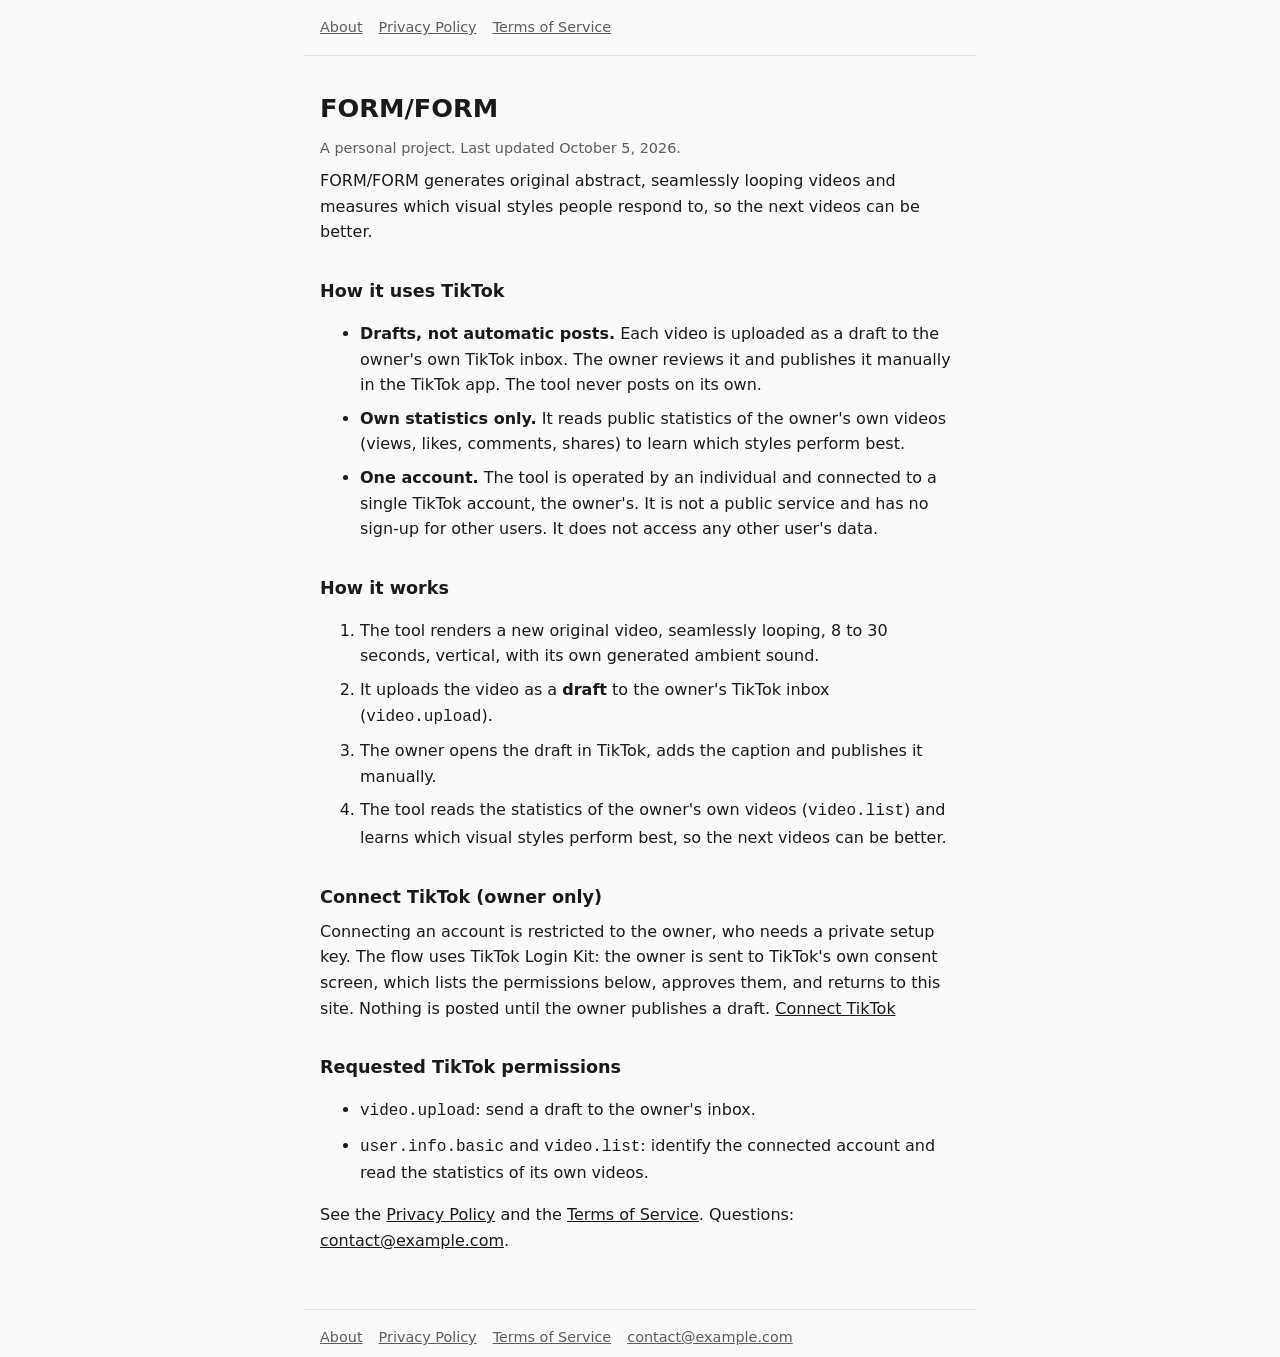
<file: dashboard/standalone/about.html>
<!doctype html>
<html lang="en">
<head>
<meta charset="utf-8">
<meta name="viewport" content="width=device-width,initial-scale=1">
<title>About · FORM/FORM</title>
<style>:root{color-scheme:light dark;--bg:#fafafa;--fg:#1a1a1a;--mute:#5c5c5c;--line:#e2e2e2}
@media (prefers-color-scheme:dark){:root{--bg:#161616;--fg:#ececec;--mute:#a0a0a0;--line:#2e2e2e}}
*{box-sizing:border-box}body{margin:0;background:var(--bg);color:var(--fg);font:16px/1.6 system-ui,-apple-system,"Segoe UI",Roboto,sans-serif}
main{max-width:42rem;margin:0 auto;padding:2rem 1rem 3rem}
nav,footer{max-width:42rem;margin:0 auto;padding:1rem;font-size:.9rem;color:var(--mute)}
nav{border-bottom:1px solid var(--line)}footer{border-top:1px solid var(--line)}
nav a,footer a{margin-right:1rem}a{color:inherit}
h1{font-size:1.6rem;margin:0 0 .25rem}h2{font-size:1.1rem;margin:2rem 0 .5rem}p,li{margin:.5rem 0}.meta{color:var(--mute);font-size:.9rem}</style>
</head>
<body>
<nav><a href="about.html">About</a><a href="privacy.html">Privacy Policy</a><a href="terms.html">Terms of Service</a></nav>
<main>
<h1>FORM/FORM</h1>
<p class="meta">A personal project. Last updated October 5, 2026.</p>
<p>FORM/FORM generates original abstract, seamlessly looping videos and measures which visual styles people respond to, so the next videos can be better.</p>
<h2>How it uses TikTok</h2>
<ul>
<li><strong>Drafts, not automatic posts.</strong> Each video is uploaded as a draft to the owner's own TikTok inbox. The owner reviews it and publishes it manually in the TikTok app. The tool never posts on its own.</li>
<li><strong>Own statistics only.</strong> It reads public statistics of the owner's own videos (views, likes, comments, shares) to learn which styles perform best.</li>
<li><strong>One account.</strong> The tool is operated by an individual and connected to a single TikTok account, the owner's. It is not a public service and has no sign-up for other users. It does not access any other user's data.</li>
</ul>
<h2>How it works</h2>
<ol>
<li>The tool renders a new original video, seamlessly looping, 8 to 30 seconds, vertical, with its own generated ambient sound.</li>
<li>It uploads the video as a <strong>draft</strong> to the owner's TikTok inbox (<code>video.upload</code>).</li>
<li>The owner opens the draft in TikTok, adds the caption and publishes it manually.</li>
<li>The tool reads the statistics of the owner's own videos (<code>video.list</code>) and learns which visual styles perform best, so the next videos can be better.</li>
</ol>
<h2>Connect TikTok (owner only)</h2>
<p>Connecting an account is restricted to the owner, who needs a private setup key. The flow uses TikTok Login Kit: the owner is sent to TikTok's own consent screen, which lists the permissions below, approves them, and returns to this site. Nothing is posted until the owner publishes a draft. <a href="/auth/tiktok/start">Connect TikTok</a></p>
<h2>Requested TikTok permissions</h2>
<ul>
<li><code>video.upload</code>: send a draft to the owner's inbox.</li>
<li><code>user.info.basic</code> and <code>video.list</code>: identify the connected account and read the statistics of its own videos.</li>
</ul>
<p>See the <a href="privacy.html">Privacy Policy</a> and the <a href="terms.html">Terms of Service</a>. Questions: <a href="mailto:contact@example.com">contact@example.com</a>.</p>
</main>
<footer><a href="about.html">About</a><a href="privacy.html">Privacy Policy</a><a href="terms.html">Terms of Service</a><a href="mailto:contact@example.com">contact@example.com</a></footer>
</body>
</html>
</file>
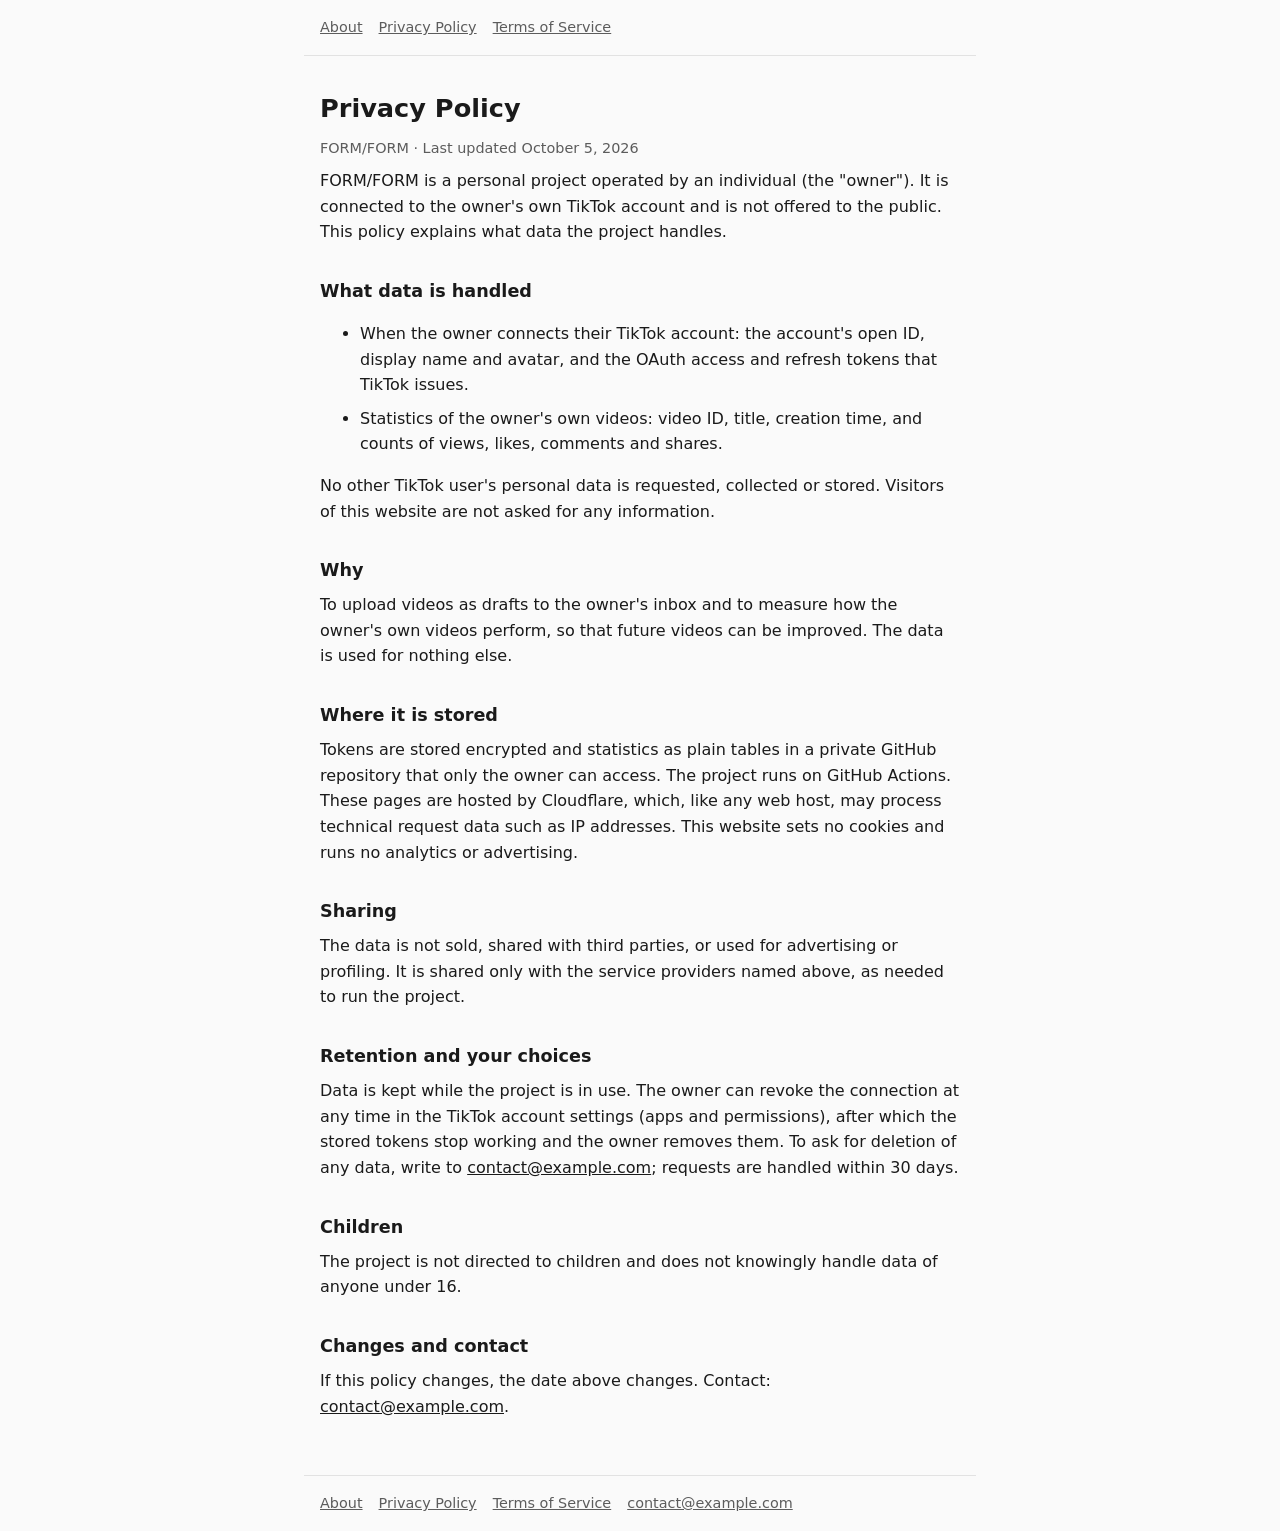
<file: dashboard/standalone/privacy.html>
<!doctype html>
<html lang="en">
<head>
<meta charset="utf-8">
<meta name="viewport" content="width=device-width,initial-scale=1">
<title>Privacy Policy · FORM/FORM</title>
<style>:root{color-scheme:light dark;--bg:#fafafa;--fg:#1a1a1a;--mute:#5c5c5c;--line:#e2e2e2}
@media (prefers-color-scheme:dark){:root{--bg:#161616;--fg:#ececec;--mute:#a0a0a0;--line:#2e2e2e}}
*{box-sizing:border-box}body{margin:0;background:var(--bg);color:var(--fg);font:16px/1.6 system-ui,-apple-system,"Segoe UI",Roboto,sans-serif}
main{max-width:42rem;margin:0 auto;padding:2rem 1rem 3rem}
nav,footer{max-width:42rem;margin:0 auto;padding:1rem;font-size:.9rem;color:var(--mute)}
nav{border-bottom:1px solid var(--line)}footer{border-top:1px solid var(--line)}
nav a,footer a{margin-right:1rem}a{color:inherit}
h1{font-size:1.6rem;margin:0 0 .25rem}h2{font-size:1.1rem;margin:2rem 0 .5rem}p,li{margin:.5rem 0}.meta{color:var(--mute);font-size:.9rem}</style>
</head>
<body>
<nav><a href="about.html">About</a><a href="privacy.html">Privacy Policy</a><a href="terms.html">Terms of Service</a></nav>
<main>
<h1>Privacy Policy</h1>
<p class="meta">FORM/FORM · Last updated October 5, 2026</p>
<p>FORM/FORM is a personal project operated by an individual (the "owner"). It is connected to the owner's own TikTok account and is not offered to the public. This policy explains what data the project handles.</p>
<h2>What data is handled</h2>
<ul>
<li>When the owner connects their TikTok account: the account's open ID, display name and avatar, and the OAuth access and refresh tokens that TikTok issues.</li>
<li>Statistics of the owner's own videos: video ID, title, creation time, and counts of views, likes, comments and shares.</li>
</ul>
<p>No other TikTok user's personal data is requested, collected or stored. Visitors of this website are not asked for any information.</p>
<h2>Why</h2>
<p>To upload videos as drafts to the owner's inbox and to measure how the owner's own videos perform, so that future videos can be improved. The data is used for nothing else.</p>
<h2>Where it is stored</h2>
<p>Tokens are stored encrypted and statistics as plain tables in a private GitHub repository that only the owner can access. The project runs on GitHub Actions. These pages are hosted by Cloudflare, which, like any web host, may process technical request data such as IP addresses. This website sets no cookies and runs no analytics or advertising.</p>
<h2>Sharing</h2>
<p>The data is not sold, shared with third parties, or used for advertising or profiling. It is shared only with the service providers named above, as needed to run the project.</p>
<h2>Retention and your choices</h2>
<p>Data is kept while the project is in use. The owner can revoke the connection at any time in the TikTok account settings (apps and permissions), after which the stored tokens stop working and the owner removes them. To ask for deletion of any data, write to <a href="mailto:contact@example.com">contact@example.com</a>; requests are handled within 30 days.</p>
<h2>Children</h2>
<p>The project is not directed to children and does not knowingly handle data of anyone under 16.</p>
<h2>Changes and contact</h2>
<p>If this policy changes, the date above changes. Contact: <a href="mailto:contact@example.com">contact@example.com</a>.</p>
</main>
<footer><a href="about.html">About</a><a href="privacy.html">Privacy Policy</a><a href="terms.html">Terms of Service</a><a href="mailto:contact@example.com">contact@example.com</a></footer>
</body>
</html>
</file>
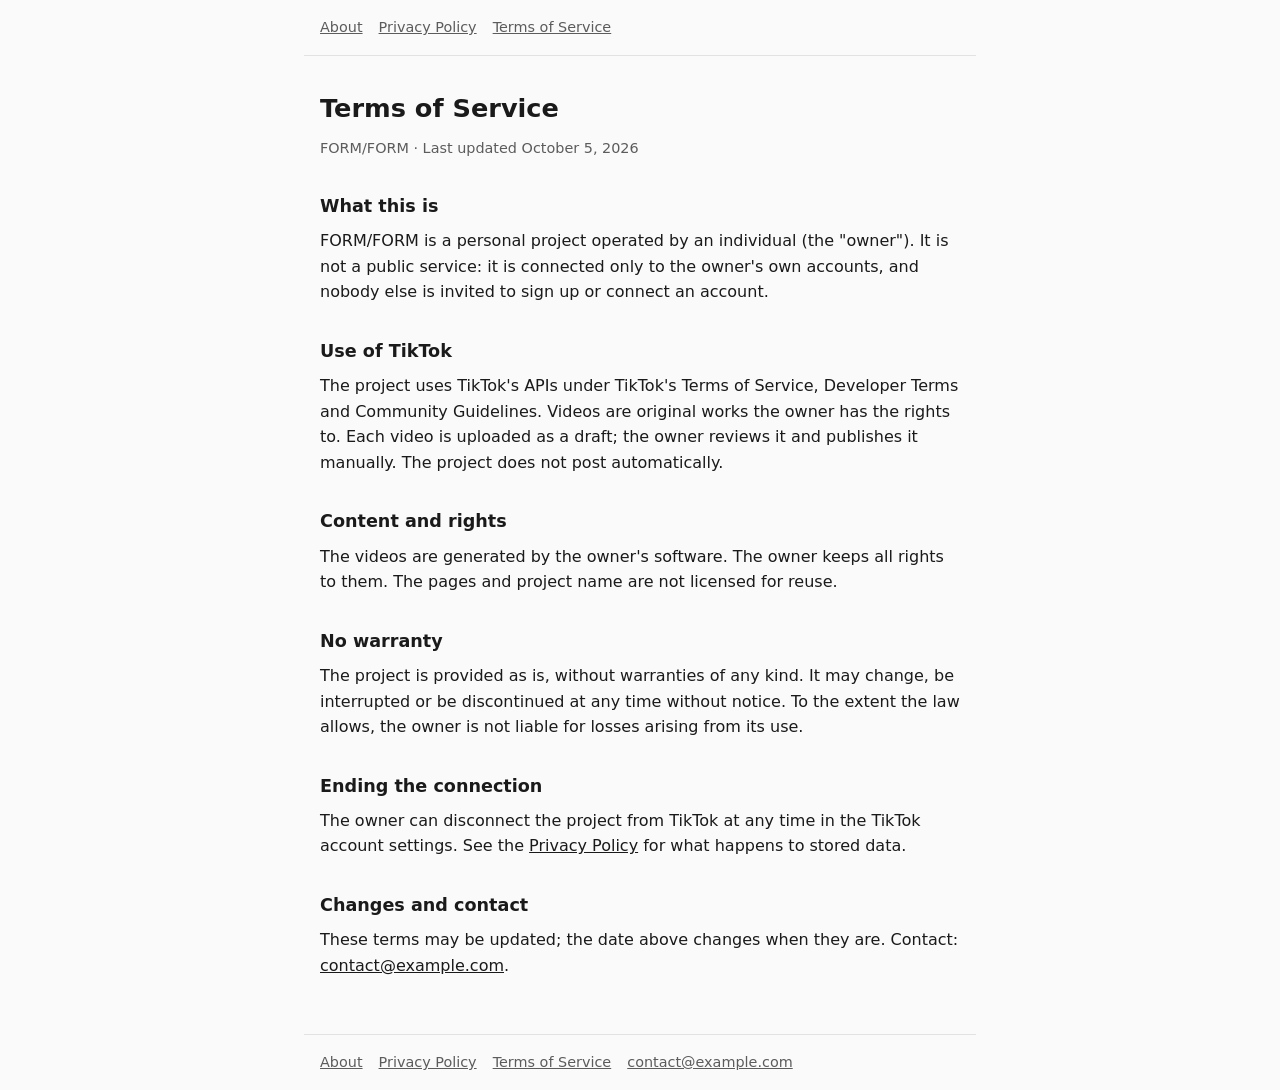
<file: dashboard/standalone/terms.html>
<!doctype html>
<html lang="en">
<head>
<meta charset="utf-8">
<meta name="viewport" content="width=device-width,initial-scale=1">
<title>Terms of Service · FORM/FORM</title>
<style>:root{color-scheme:light dark;--bg:#fafafa;--fg:#1a1a1a;--mute:#5c5c5c;--line:#e2e2e2}
@media (prefers-color-scheme:dark){:root{--bg:#161616;--fg:#ececec;--mute:#a0a0a0;--line:#2e2e2e}}
*{box-sizing:border-box}body{margin:0;background:var(--bg);color:var(--fg);font:16px/1.6 system-ui,-apple-system,"Segoe UI",Roboto,sans-serif}
main{max-width:42rem;margin:0 auto;padding:2rem 1rem 3rem}
nav,footer{max-width:42rem;margin:0 auto;padding:1rem;font-size:.9rem;color:var(--mute)}
nav{border-bottom:1px solid var(--line)}footer{border-top:1px solid var(--line)}
nav a,footer a{margin-right:1rem}a{color:inherit}
h1{font-size:1.6rem;margin:0 0 .25rem}h2{font-size:1.1rem;margin:2rem 0 .5rem}p,li{margin:.5rem 0}.meta{color:var(--mute);font-size:.9rem}</style>
</head>
<body>
<nav><a href="about.html">About</a><a href="privacy.html">Privacy Policy</a><a href="terms.html">Terms of Service</a></nav>
<main>
<h1>Terms of Service</h1>
<p class="meta">FORM/FORM · Last updated October 5, 2026</p>
<h2>What this is</h2>
<p>FORM/FORM is a personal project operated by an individual (the "owner"). It is not a public service: it is connected only to the owner's own accounts, and nobody else is invited to sign up or connect an account.</p>
<h2>Use of TikTok</h2>
<p>The project uses TikTok's APIs under TikTok's Terms of Service, Developer Terms and Community Guidelines. Videos are original works the owner has the rights to. Each video is uploaded as a draft; the owner reviews it and publishes it manually. The project does not post automatically.</p>
<h2>Content and rights</h2>
<p>The videos are generated by the owner's software. The owner keeps all rights to them. The pages and project name are not licensed for reuse.</p>
<h2>No warranty</h2>
<p>The project is provided as is, without warranties of any kind. It may change, be interrupted or be discontinued at any time without notice. To the extent the law allows, the owner is not liable for losses arising from its use.</p>
<h2>Ending the connection</h2>
<p>The owner can disconnect the project from TikTok at any time in the TikTok account settings. See the <a href="privacy.html">Privacy Policy</a> for what happens to stored data.</p>
<h2>Changes and contact</h2>
<p>These terms may be updated; the date above changes when they are. Contact: <a href="mailto:contact@example.com">contact@example.com</a>.</p>
</main>
<footer><a href="about.html">About</a><a href="privacy.html">Privacy Policy</a><a href="terms.html">Terms of Service</a><a href="mailto:contact@example.com">contact@example.com</a></footer>
</body>
</html>
</file>
